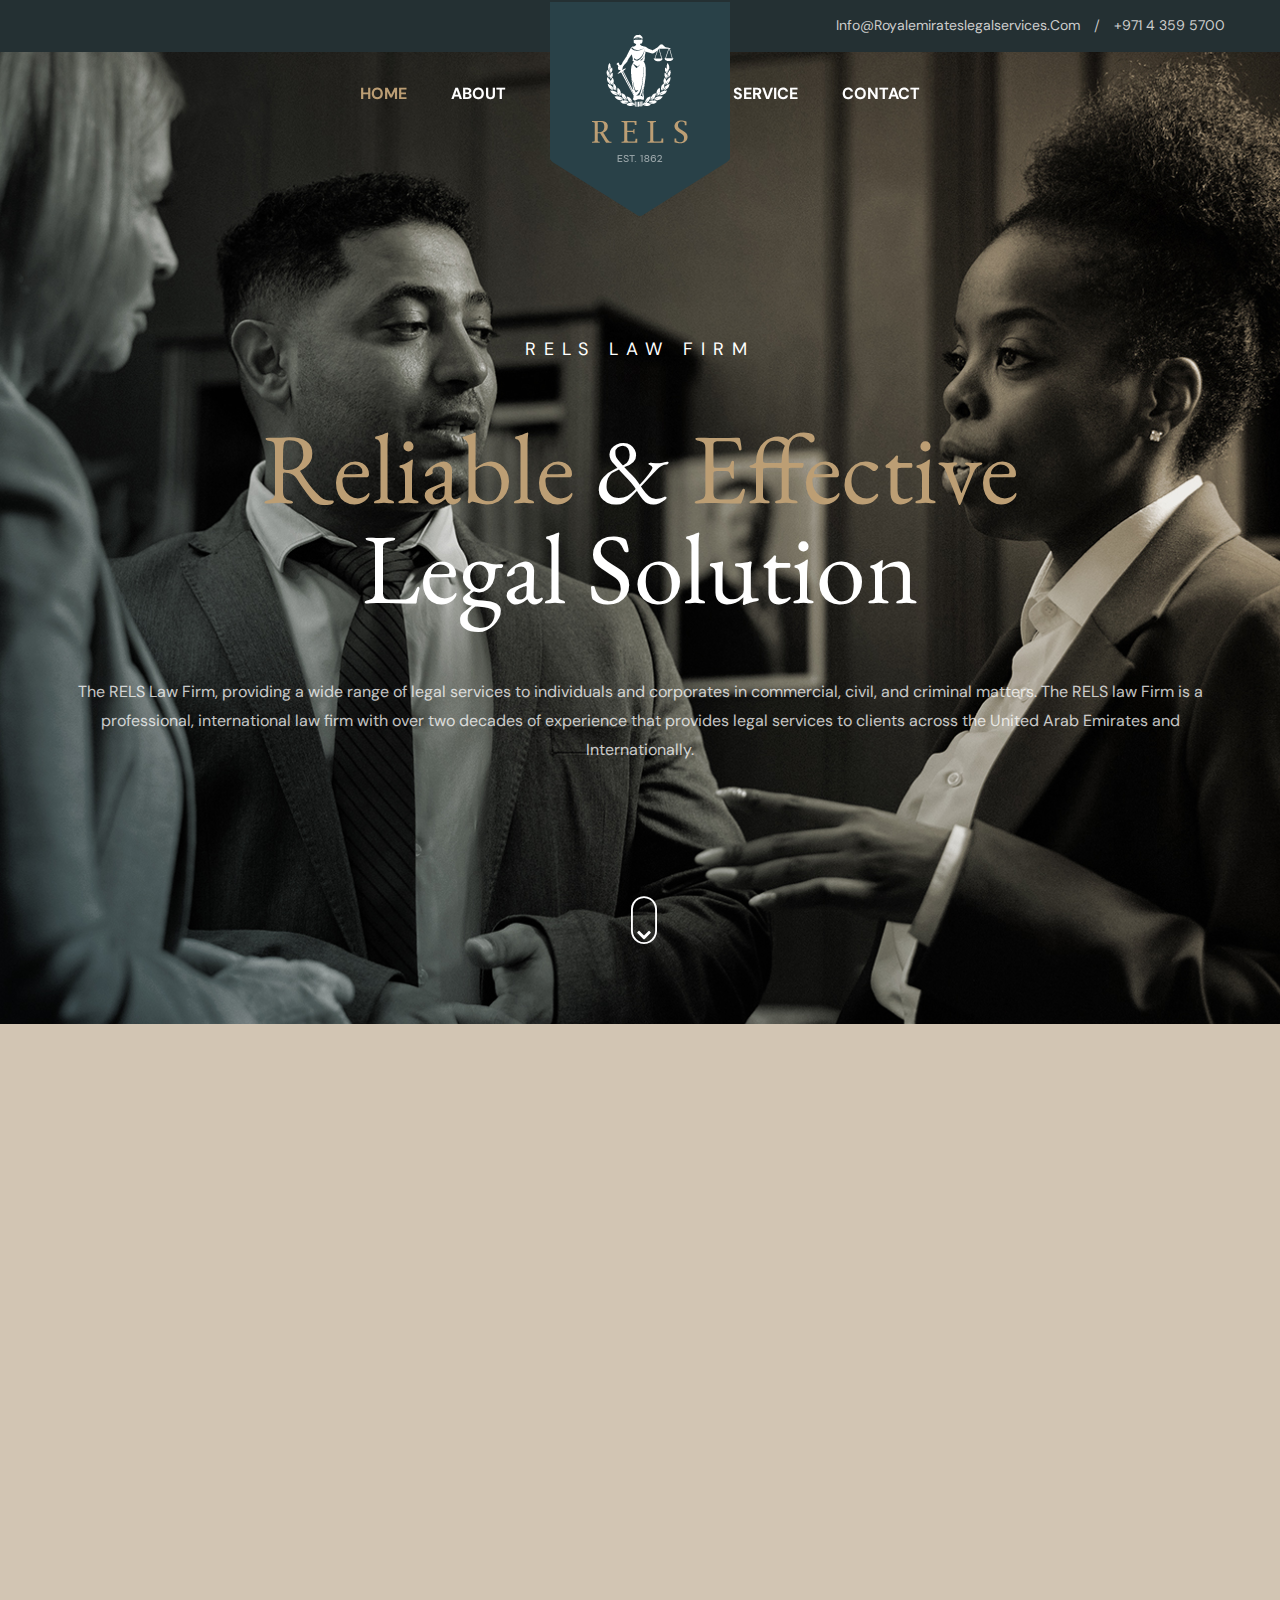
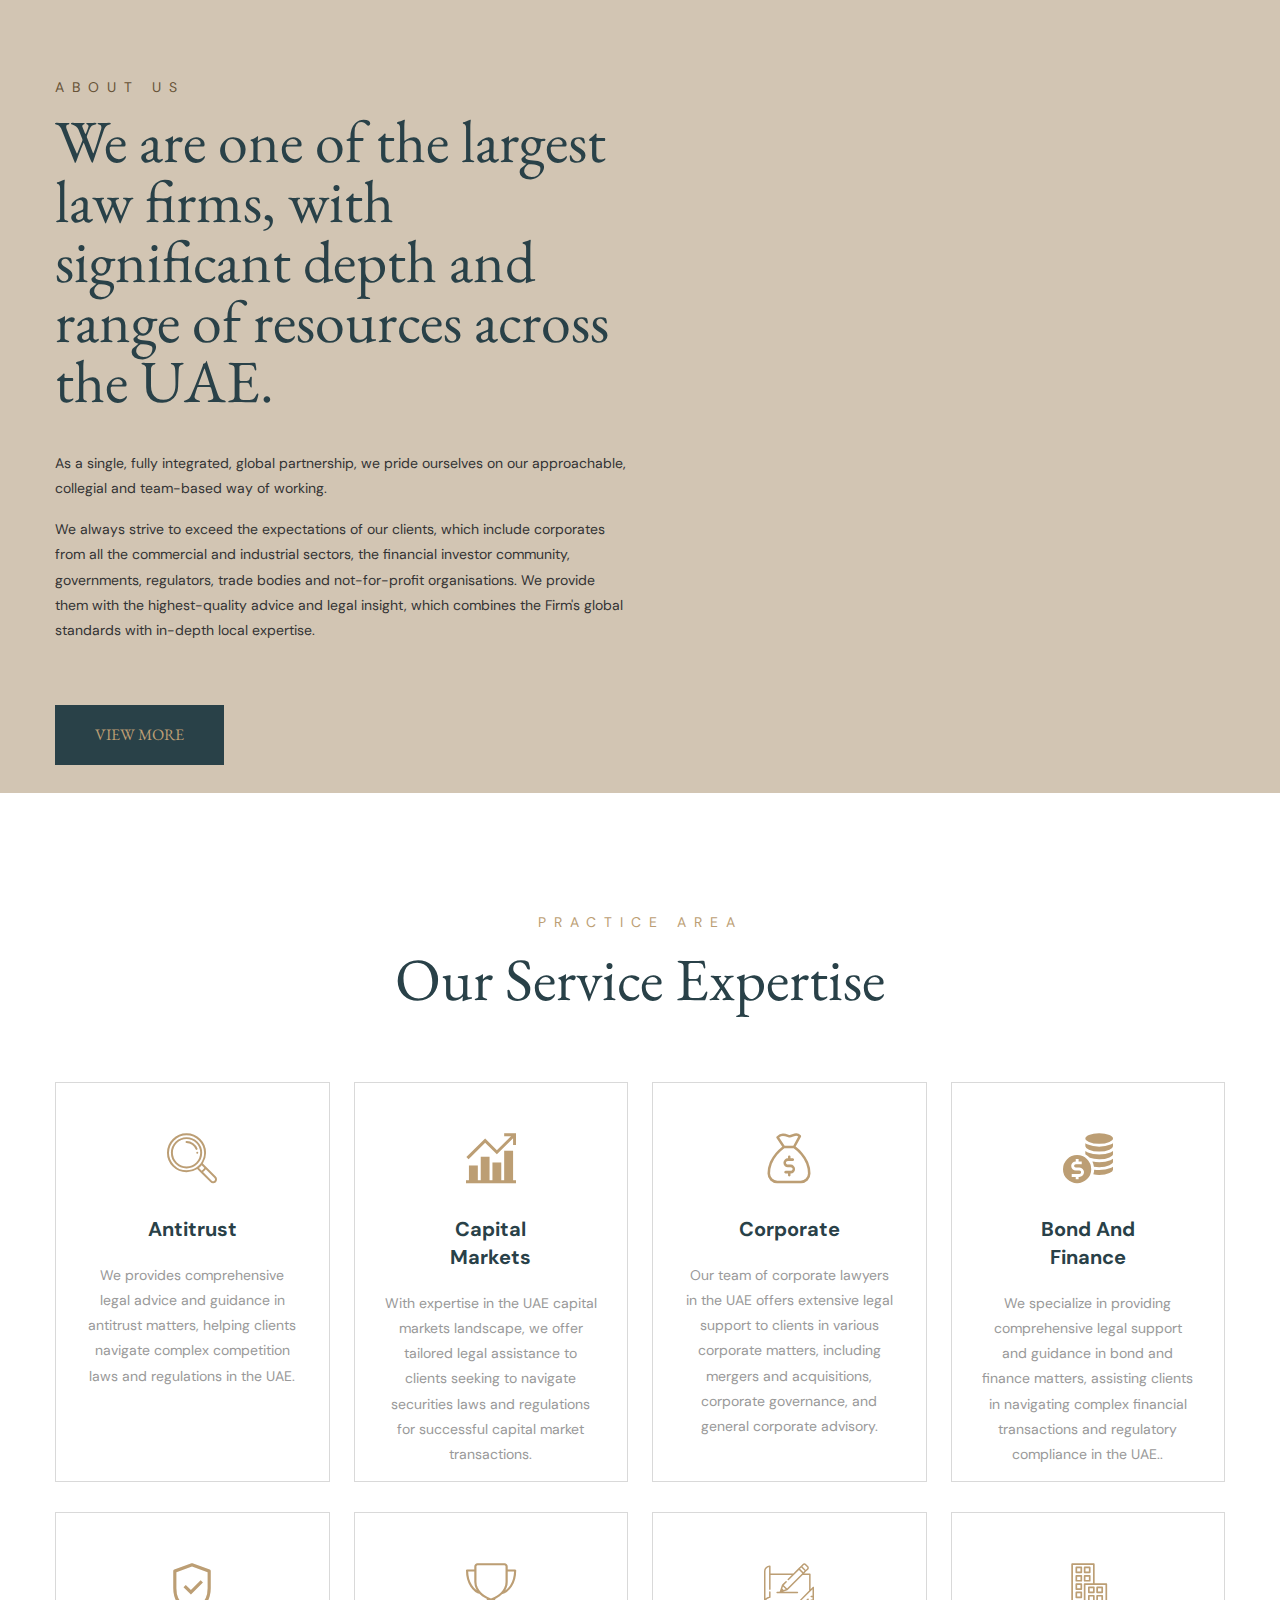
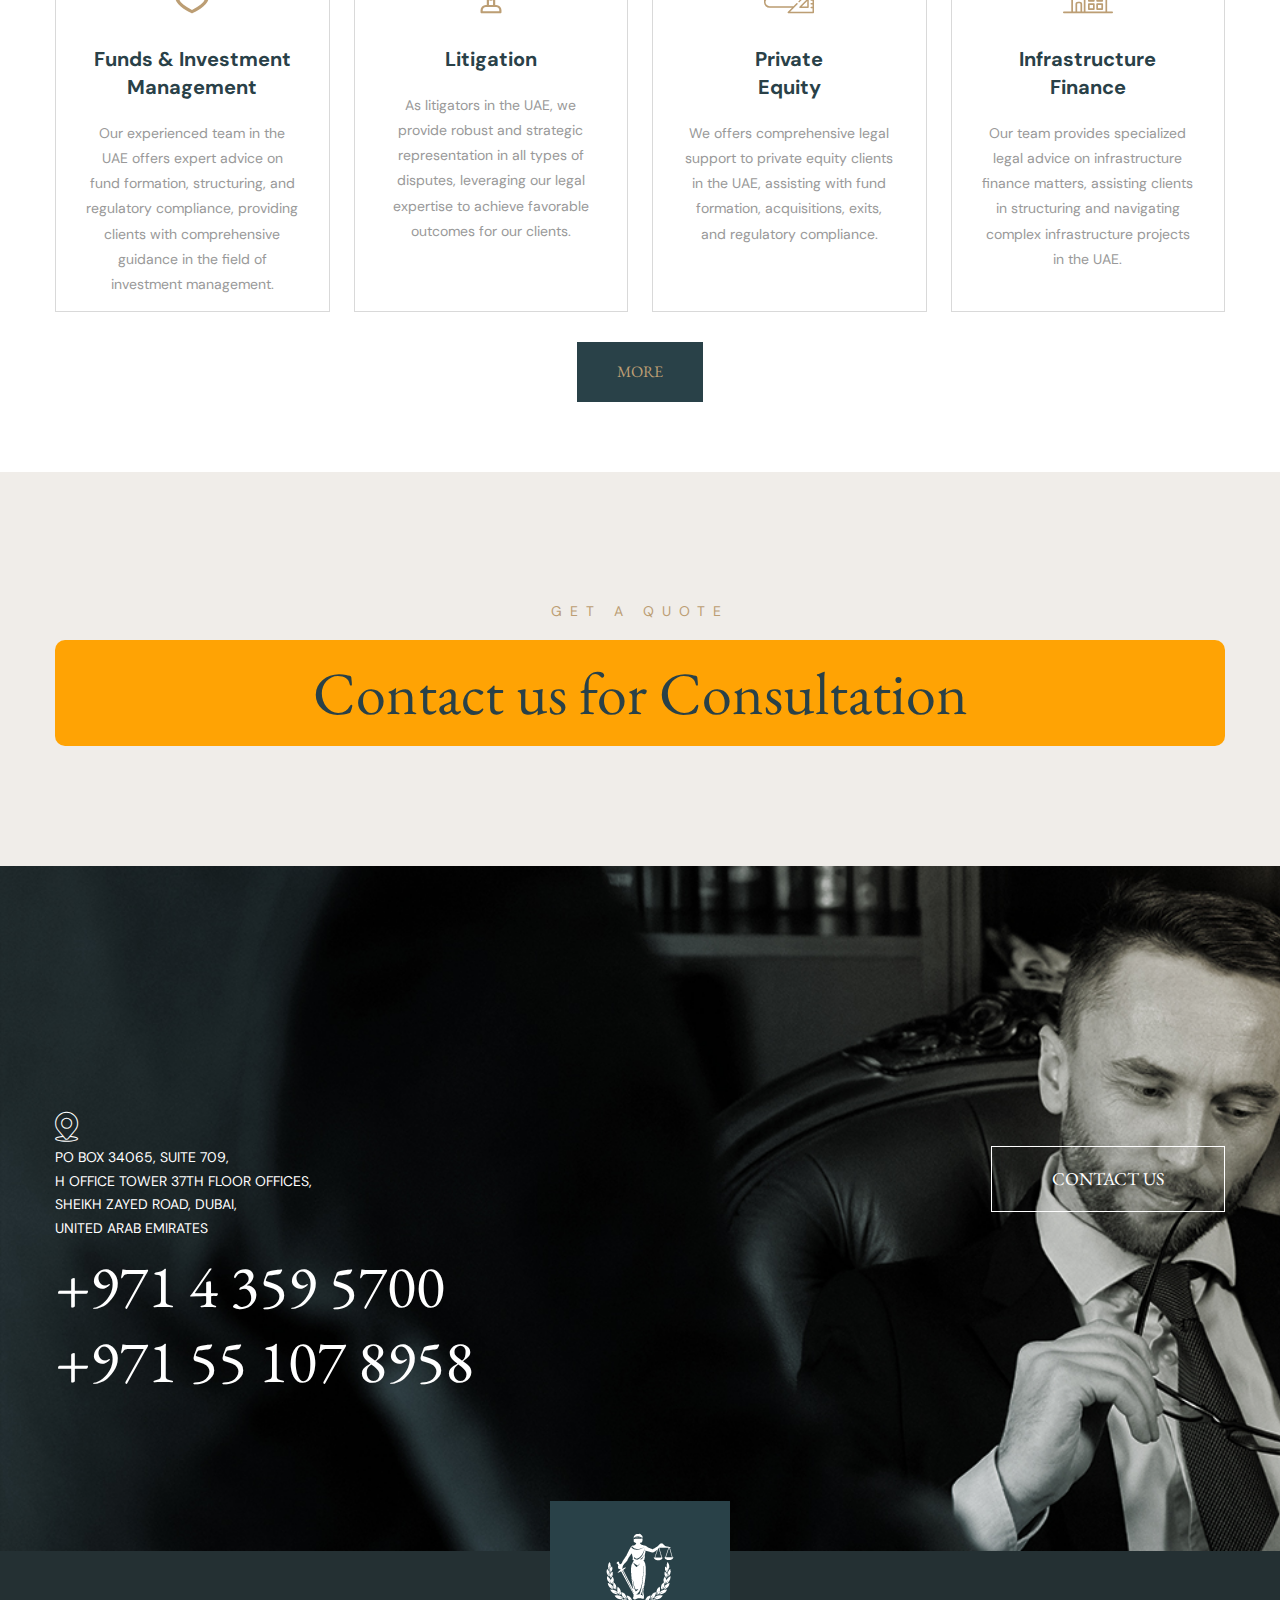
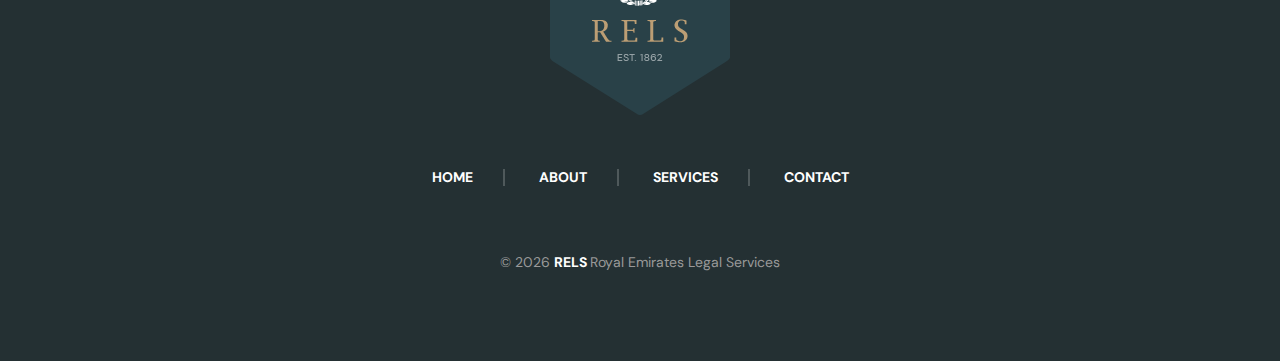
<file: index.html>
<!DOCTYPE html>
<html lang="en-US">

<head>
	<meta charset="UTF-8">
	<title>Royal Emirates Legal Services</title>
	<meta name="description" content="Lawa is a Attorney & Legal Bootstrap 5 Template is suitable for making websites of any type of Law firm." />
	<meta name="viewport" content="width=device-width, initial-scale=1">

	<link rel="canonical" href="royalemirateslegalservices.com" />

	<!-- Stylesheets -->
	<link href="css/bootstrap.css" rel="stylesheet">
	<link href="css/main.css" rel="stylesheet">
	<link href="css/responsive.css" rel="stylesheet">

	<!-- Open Graph (OG) meta tags are snippets of code that control how URLs are displayed when shared on social media  -->
	<meta property="og:locale" content="en_US" />
	<meta property="og:type" content="website" />
	<meta property="og:title" content="Royal Emirates Legal Services" />
	<meta property="og:url" content="royalemirateslegalservices.com" />
	<meta property="og:site_name" content="Royal Emirates Legal Services" />
	<!-- For the og:image content, replace the # with a link of an image -->
	<meta property="og:image" content="https://royalemirateslegalservices.com/images/background/carousel-2.jpg" />
	<meta property="og:description" content="RELS - We are one of the world&#39;s pre-eminent law firms, with significant depth and range of resources across the UAE." />

	<!-- Fonts -->
	<link
		href="https://fonts.googleapis.com/css2?family=DM+Sans:wght@400;500;700&family=EB+Garamond:wght@400;500;600;700;800&display=swap"
		rel="stylesheet">

	<!-- Add site Favicon -->
	<link rel="shortcut icon" href="images/favicon.png" type="image/x-icon">
	<link rel="icon" href="images/favicon.png" type="image/x-icon">
	<meta name="msapplication-TileImage" content="images/favicon.png" />

	<!-- Structured Data  -->
	<script type="application/ld+json">
		{
		"@context": "http://schema.org",
		"@type": "WebSite",
		"name": "Royal Emirates Legal Services",
		"url": "royalemirateslegalservices.com"
		}
	</script>

</head>

<body>

	<div class="page-wrapper">

		<!-- Main Header-->
		<header class="main-header">

			<!-- Header Top -->
			<div class="header-top">
				<div class="auto-container">
					<div class="inner-container clearfix">

						<!-- Top Left -->
						<div class="top-left pull-left">
							<!--<div class="text">Al Mustaqbal Street, Business Bay, Dubai United Arab Emirates</div>-->
						</div>

						<!-- Top Right -->
						<div class="top-right pull-right">
							<!-- Info List -->
							<ul class="info-list">
								<li><a href="info@royalemirateslegalservices.com"> info@royalemirateslegalservices.com</a></li>
								<li><a href="tel:+971-4-359-5700">+971 4 359 5700 </a></li>
							</ul>
						</div>

					</div>
				</div>
			</div>

			<!-- Header Upper -->
			<div class="header-upper">
				<div class="auto-container">
					<div class="clearfix">

						<div class="pull-left logo-box">
							<div class="logo"><a href="./"><img src="images/logo.png" alt="" title=""></a></div>
							<div class="logo-two"><a href="./"><img src="images/logo-2.png" alt="" title=""></a></div>
						</div>

						<div class="nav-outer clearfix">
							<!-- Mobile Navigation Toggler -->
							<div class="mobile-nav-toggler"><span class="icon flaticon-menu"></span></div>
							<!-- Main Menu -->
							<nav class="main-menu navbar-expand-md">
								<div class="navbar-header">
									<button class="navbar-toggler" type="button" data-toggle="collapse"
										data-target="#navbarSupportedContent" aria-controls="navbarSupportedContent" aria-expanded="false"
										aria-label="Toggle navigation">
										<span class="icon-bar"></span>
										<span class="icon-bar"></span>
										<span class="icon-bar"></span>
									</button>
								</div>

								<div class="navbar-collapse show collapse clearfix" id="navbarSupportedContent">
									<ul class="navigation left-nav clearfix">

										<li class="current"><a href="./">Home</a></li>
										<li class=""><a href="about.html">About</a></li>
										
									</ul>

									<ul class="navigation right-nav clearfix">
										
										<li><a href="service.html">Service</a></li>
										<li><a href="contact.html">Contact</a></li>
									</ul>

								</div>

							</nav>

							<!-- Social Box -->
							<ul class="social-box">
								
							</ul>

							<!-- Outer Box -->
							<div class="outer-box">
								
							</div>

						</div>

					</div>
				</div>
			</div>
			<!--End Header Upper-->

			<!-- Mobile Menu  -->
			<div class="mobile-menu">
				<div class="menu-backdrop"></div>
				<div class="close-btn"><span class="icon lnr lnr-cross"></span></div>

				<nav class="menu-box">
					<div class="nav-logo"><a href="./"><img src="images/logo-2.png" alt="" title=""></a></div>
					<div class="menu-outer">
						<!--Here Menu Will Come Automatically Via Javascript / Same Menu as in Header-->
					</div>
				</nav>
			</div><!-- End Mobile Menu -->

		</header>
		<!--End Main Header -->

		<!-- Banner Section -->
		<section class="banner-section">
			<div class="main-slider-carousel">

				<div class="swiper-wrapper">

					<div class="swiper-slide" style="background-image: url(images/main-slider/1.jpg)">
						<div class="auto-container">

							<div class="content-boxed">
								<div class="inner-box">
									<div class="title">RELS Law Firm</div>
									<h1><span>Reliable</span> & <span>Effective</span> <br> Legal Solution</h1>
									<div class="text">
									The RELS Law Firm, providing a wide range of legal services to individuals and corporates in commercial, civil, and criminal matters. The RELS law Firm is a professional, international law firm with over two decades of experience that provides legal services to clients across the United Arab Emirates and Internationally.
									</div>
								</div>
							</div>

						</div>
					</div>

					<div class="swiper-slide" style="background-image: url(images/main-slider/1.jpg)">
						<div class="auto-container">

							<div class="content-boxed">
								<div class="inner-box">
									<div class="title">RELS Law Firm</div>
									<h1><span>Reliable</span> & <span>Effective</span> <br> Legal Solution</h1>
									<div class="text">The RELS Law Firm, providing a wide range of legal services to individuals and corporates in commercial, civil, and criminal matters. The RELS law Firm is a professional, international law firm with over two decades of experience that provides legal services to clients across the United Arab Emirates and Internationally.</div>
								</div>
							</div>

						</div>
					</div>

					<div class="swiper-slide" style="background-image: url(images/main-slider/1.jpg)">
						<div class="auto-container">

							<div class="content-boxed">
								<div class="inner-box">
									<div class="title">lawa Law Firm</div>
									<h1><span>Reliable</span> & <span>Effective</span> <br> Legal Solution</h1>
									<div class="text">The RELS Law Firm, providing a wide range of legal services to individuals and corporates in commercial, civil, and criminal matters. The RELS law Firm is a professional, international law firm with over two decades of experience that provides legal services to clients across the United Arab Emirates and Internationally.</div>
								</div>
							</div>

						</div>
					</div>

				</div>
			</div>

			<!-- Slider Icon Scroll -->
			<div class="slider-icon-scroll scroll-to-target" data-target=".about-section"><span
					class="icofont-scroll-down"></span></div>

		</section>
		<!-- End Banner Section -->

		<!-- About Section -->
		<section class="about-section">
			<div class="auto-container">
				<!-- Upper Section -->
				<div class="upper-section">
					<div class="row clearfix">

						<!-- About Block -->
						<div class="about-block col-lg-4 col-md-6 col-sm-12">
							<div class="inner-box wow fadeInLeft" data-wow-delay="0ms" data-wow-duration="1500ms">
								<div class="number">1</div>
								<div class="icon flaticon-checked"></div>
								<h3><a href="service-detail.html">Professional <br> Liability</a></h3>
								<div class="text">We recognize the significance of professional liability in the legal field. We uphold our responsibility to provide our clients with expert and competent legal services. Our team of experienced lawyers is committed to meeting the highest professional standards, ensuring that our clients receive reliable and effective representation.</div>
							</div>
						</div>

						<!-- About Block -->
						<div class="about-block col-lg-4 col-md-6 col-sm-12">
							<div class="inner-box wow fadeInUp" data-wow-delay="0ms" data-wow-duration="1500ms">
								<div class="number">2</div>
								<div class="icon flaticon-checked"></div>
								<h3><a href="service-detail.html">Dedication To <br> Our Clients</a></h3>
								<div class="text">We places unwavering dedication to serving our clients' needs. We understand that every client is unique and has specific challenges and concerns. By taking the time to listen and understand their objectives, we are able to provide tailored legal solutions. Our team is committed to establishing strong, long-lasting relationships with our clients, ensuring that they feel supported and valued throughout their legal journey.
.</div>
							</div>
						</div>

						<!-- About Block -->
						<div class="about-block col-lg-4 col-md-6 col-sm-12">
							<div class="inner-box wow fadeInRight" data-wow-delay="0ms" data-wow-duration="1500ms">
								<div class="number">3</div>
								<div class="icon flaticon-checked"></div>
								<h3><a href="service-detail.html">Outstanding <br> Services</a></h3>
								<div class="text">We prides itself on delivering outstanding services to our clients. We go beyond the standard level of service by consistently striving for excellence in everything we do. From the initial consultation to the resolution of a case, we ensure that our clients receive exceptional legal representation. Our attentive and knowledgeable team works diligently to provide effective solutions, with a focus on achieving the best possible outcomes for our clients.</div>
							</div>
						</div>

					</div>
				</div>

				<!-- Lower Section -->
				<div class="lower-section">
					<div class="row clearfix">

						<!-- Content Column -->
						<div class="content-column col-lg-6 col-sm-12 col-sm-12">
							<div class="inner-column">
								<div class="sec-title">
									<div class="title">about us</div>
									<h2>We are one of the largest law firms, with significant depth and range of resources across the UAE.</h2>
								</div>
								<div class="text"><p>As a single, fully integrated, global partnership, we pride ourselves on our approachable, collegial and team-based way of working.</p>
								<p> We always strive to exceed the expectations of our clients, which include corporates from all the commercial and industrial sectors, the financial investor community, governments, regulators, trade bodies and not-for-profit organisations. We provide them with the highest-quality advice and legal insight, which combines the Firm's global standards with in-depth local expertise.
								</p>
								</div>
								
								<a href="about.html" class="theme-btn btn-style-one"><span class="txt">view more</span></a>
							</div>
						</div>

						<!-- Image Column -->
						<div class="image-column col-lg-6 col-sm-12 col-sm-12">
							<div class="inner-column wow slideInRight" data-wow-delay="0ms" data-wow-duration="1500ms">
								<div class="image">
									<img src="images/background/about.png" alt="" />
								</div>
							</div>
						</div>

					</div>
				</div>
				<!-- End Lower Section -->

			</div>
		</section>
		<!-- End About Section -->

		<!-- Services Section -->
		<section class="services-section">
			<div class="auto-container">
				<!-- Sec Title -->
				<div class="sec-title centered">
					<div class="title">practice area</div>
					<h2>Our Service Expertise</h2>
				</div>
				<div class="row clearfix">

					<!-- Service Block -->
					<div class="service-block col-lg-3 col-md-6 col-sm-12">
						<div class="inner-box">
							<div class="image-layer" style="background-image: url(images/background/service-1.jpg)"></div>
							<div class="icon-box">
								<span class="icon flaticon-loupe"></span>
							</div>
							<h5><a href="service.html">Antitrust</a></h5>
							<div class="text">We provides comprehensive legal advice and guidance in antitrust matters, helping clients navigate complex competition laws and regulations in the UAE.
							</div>
						</div>
					</div>

					<!-- Service Block -->
					<div class="service-block col-lg-3 col-md-6 col-sm-12">
						<div class="inner-box">
							<div class="image-layer" style="background-image: url(images/background/service-1.jpg)"></div>
							<div class="icon-box">
								<span class="icon flaticon-trend"></span>
							</div>
							<h5><a href="service.html">Capital <br> Markets </a></h5>
							<div class="text">With expertise in the UAE capital markets landscape, we offer tailored legal assistance to clients seeking to navigate securities laws and regulations for successful capital market transactions.
							</div>
						</div>
					</div>

					<!-- Service Block -->
					<div class="service-block col-lg-3 col-md-6 col-sm-12">
						<div class="inner-box">
							<div class="image-layer" style="background-image: url(images/background/service-1.jpg)"></div>
							<div class="icon-box">
								<span class="icon flaticon-money-bag"></span>
							</div>
							<h5><a href="service.html">Corporate</a></h5>
							<div class="text">Our team of corporate lawyers in the UAE offers extensive legal support to clients in various corporate matters, including mergers and acquisitions, corporate governance, and general corporate advisory.
							</div>
						</div>
					</div>

					<!-- Service Block -->
					<div class="service-block col-lg-3 col-md-6 col-sm-12">
						<div class="inner-box">
							<div class="image-layer" style="background-image: url(images/background/service-1.jpg)"></div>
							<div class="icon-box">
								<span class="icon flaticon-money-1"></span>
							</div>
							<h5><a href="service.html">Bond And <br> Finance</a></h5>
							<div class="text">We specialize in providing comprehensive legal support and guidance in bond and finance matters, assisting clients in navigating complex financial transactions and regulatory compliance in the UAE..
							</div>
						</div>
					</div>

					<!-- Service Block -->
					<div class="service-block col-lg-3 col-md-6 col-sm-12">
						<div class="inner-box">
							<div class="image-layer" style="background-image: url(images/background/service-1.jpg)"></div>
							<div class="icon-box">
								<span class="icon flaticon-safe"></span>
							</div>
							<h5><a href="service.html">Funds & Investment <br> Management</a></h5>
							<div class="text">Our experienced team in the UAE offers expert advice on fund formation, structuring, and regulatory compliance, providing clients with comprehensive guidance in the field of investment management.
							</div>
						</div>
					</div>

					<!-- Service Block -->
					<div class="service-block col-lg-3 col-md-6 col-sm-12">
						<div class="inner-box">
							<div class="image-layer" style="background-image: url(images/background/service-1.jpg)"></div>
							<div class="icon-box">
								<span class="icon flaticon-trophy-1"></span>
							</div>
							<h5><a href="service.html">Litigation</a></h5>
							<div class="text">As litigators in the UAE, we provide robust and strategic representation in all types of disputes, leveraging our legal expertise to achieve favorable outcomes for our clients.
							</div>
						</div>
					</div>

					<!-- Service Block -->
					<div class="service-block col-lg-3 col-md-6 col-sm-12">
						<div class="inner-box">
							<div class="image-layer" style="background-image: url(images/background/service-1.jpg)"></div>
							<div class="icon-box">
								<span class="icon flaticon-sketch"></span>
							</div>
							<h5><a href="service.html">Private  <br> Equity</a></h5>
							<div class="text">We offers comprehensive legal support to private equity clients in the UAE, assisting with fund formation, acquisitions, exits, and regulatory compliance.
							</div>
						</div>
					</div>

					<!-- Service Block -->
					<div class="service-block col-lg-3 col-md-6 col-sm-12">
						<div class="inner-box">
							<div class="image-layer" style="background-image: url(images/background/service-1.jpg)"></div>
							<div class="icon-box">
								<span class="icon flaticon-building"></span>
							</div>
							<h5><a href="service.html">Infrastructure <br> Finance</a></h5>
							<div class="text">Our team provides specialized legal advice on infrastructure finance matters, assisting clients in structuring and navigating complex infrastructure projects in the UAE.
							</div>
						</div>
					</div>

				</div>
				<div style="display: flex; justify-content: center;"><a href="service.html" class="theme-btn btn-style-one"><span class="txt">more</span></a></div>
			</div>
		</section>
		<!-- End Services Section -->

		

		<!-- Consulation Section -->
		<section class="consulation-section" style="padding-bottom: 50px;">
			<div class="auto-container">
				<div class="sec-title centered">
					<div class="title">get a quote</div>
					<div style="background-color: #ffa304; border-radius: 10px; padding: 5px 0px 20px 0px; margin-top: 20px;" >
					<a href="contact.html"><h2>Contact us for Consultation</h2></a>
					</div>
				</div>
				

			</div>
		</section>
		<!-- End Consulation Section -->

		<!-- CTA Section -->
		<section class="cta-section" style="background-image: url(images/background/1.jpg)">
			<div class="auto-container">
				<div class="clearfix">
					<div class="pull-left">
						<div class="title">
						<span class="icon flaticon-location-pin" style="font-size:30px;"></span><br>
						PO Box 34065, Suite 709, <br>
						H Office Tower 37th floor Offices,<br>
						Sheikh Zayed Road, Dubai,<br>
						United Arab Emirates					
						</div>
						<a class="phone" href="tel:+971-4-359-5700">+971 4 359 5700</a><br>
						<a class="phone" href="tel:+971-55-107-8958">+971 55 107 8958</a>
					</div>
					<div class="pull-right">
						<a href="contact.html" class="theme-btn btn-style-two"><span class="txt">Contact Us</span></a>
					</div>
				</div>
			</div>
		</section>
		<!-- End CTA Section -->

		<!-- Main Footer -->
		<footer class="main-footer">
			<div class="auto-container">
				<div class="logo-box">
					<div class="logo"><a href="./"><img src="images/logo.png" alt="" /></a></div>
				</div>
				<ul class="footer-nav">
					<li><a href="./">Home</a></li>
					<li><a href="about.html">About</a></li>
					<li><a href="service.html">Services</a></li>
					<li><a href="contact.html">Contact</a></li>
				</ul>
				<!-- Social Box -->
				
				<div class="copyright">
					<p>&copy; <script> var d = new Date(); document.write(d.getFullYear())</script> <b class="text-white"> RELS </b>  Royal Emirates Legal Services </b></a></p>
				</div>
			</div>
		</footer>
		<!-- End Main Footer -->

	</div>
	<!--End pagewrapper-->

	<!-- Scroll To Top -->
	<div class="scroll-to-top scroll-to-target" data-target="html"><span class="fa fa-arrow-circle-up"></span></div>

<script src="js/jquery.js"></script>
<script src="js/popper.min.js"></script>
<script src="js/bootstrap.min.js"></script>
<script src="js/jquery.mCustomScrollbar.concat.min.js"></script>
<script src="js/jquery.fancybox.js"></script>
<script src="js/appear.js"></script>
<script src="js/wow.js"></script>
<script src="js/parallax.min.js"></script>
<script src="js/tilt.jquery.min.js"></script>
<script src="js/jquery.paroller.min.js"></script>
<script src="js/swiper.min.js"></script>
<script src="js/validate.js"></script>
<script src="js/jquery-ui.js"></script>
<script src="js/script.js"></script>

</body>

</html>
</file>
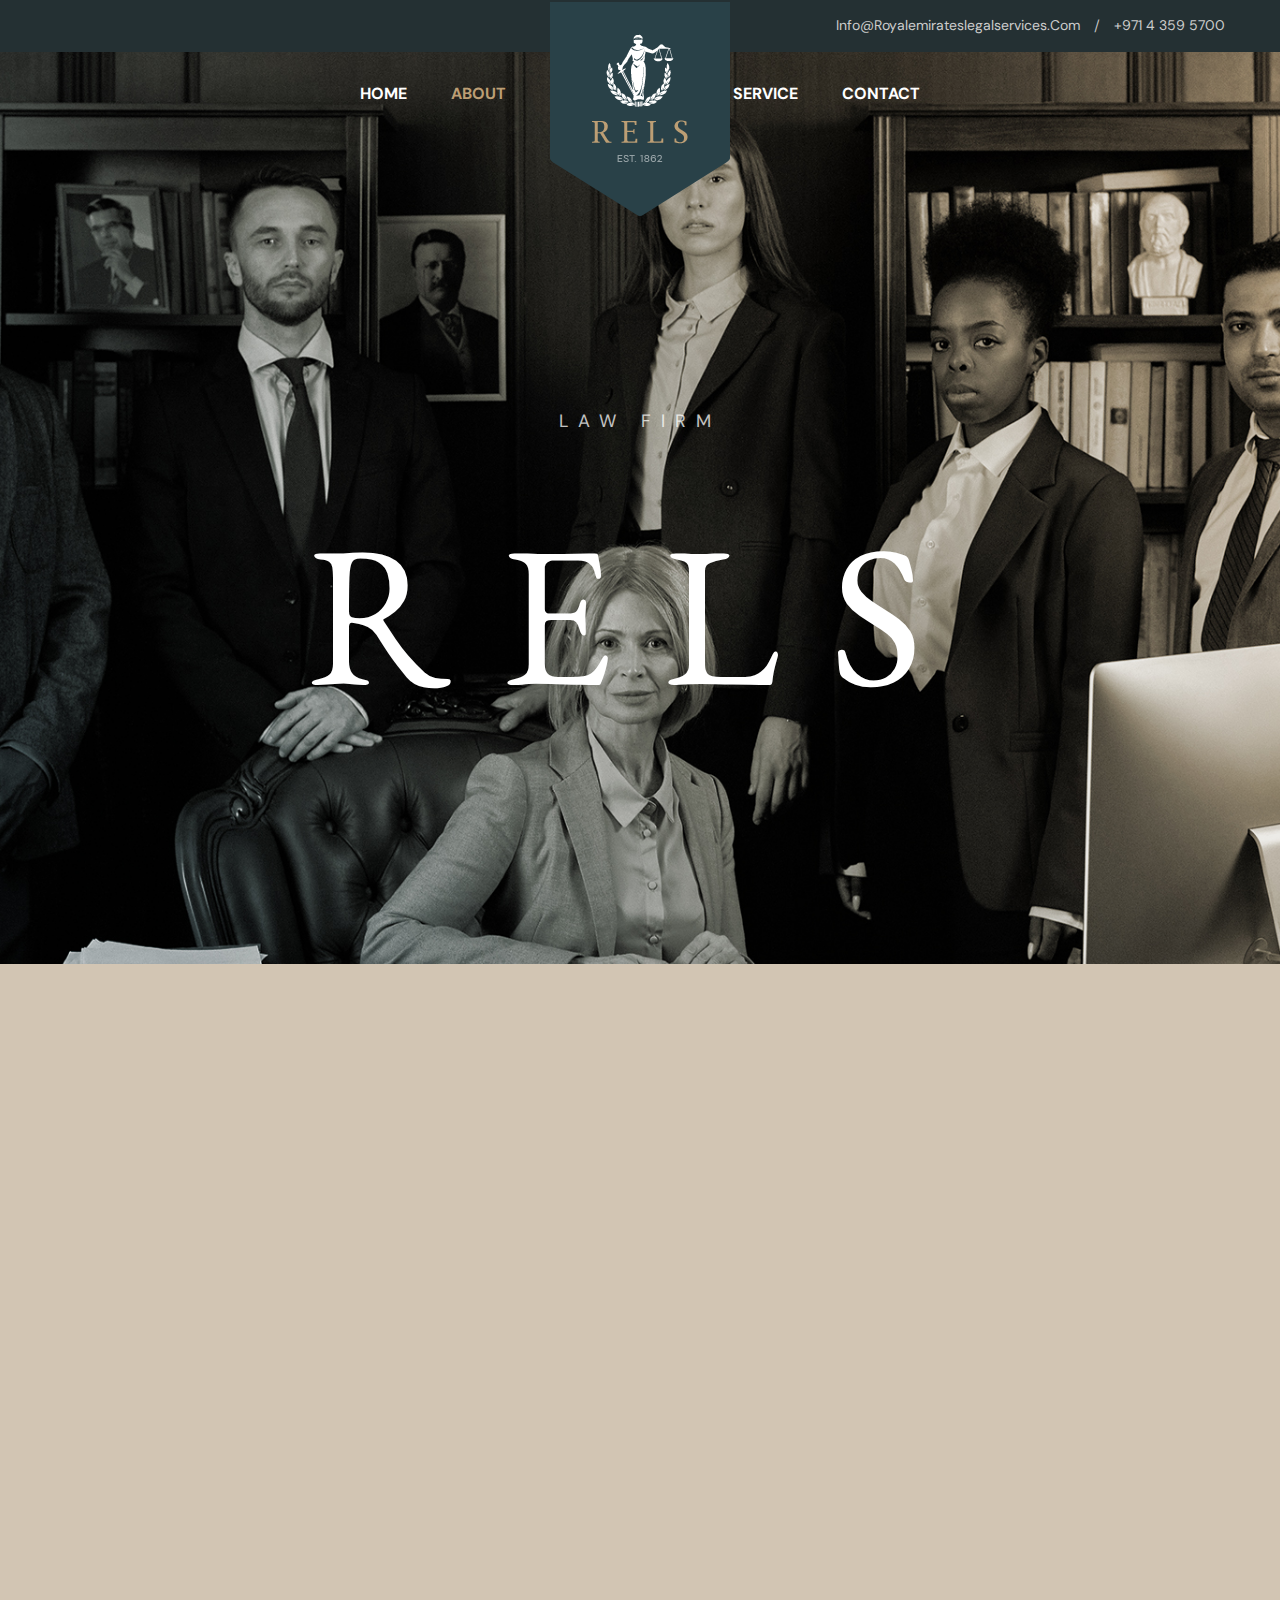
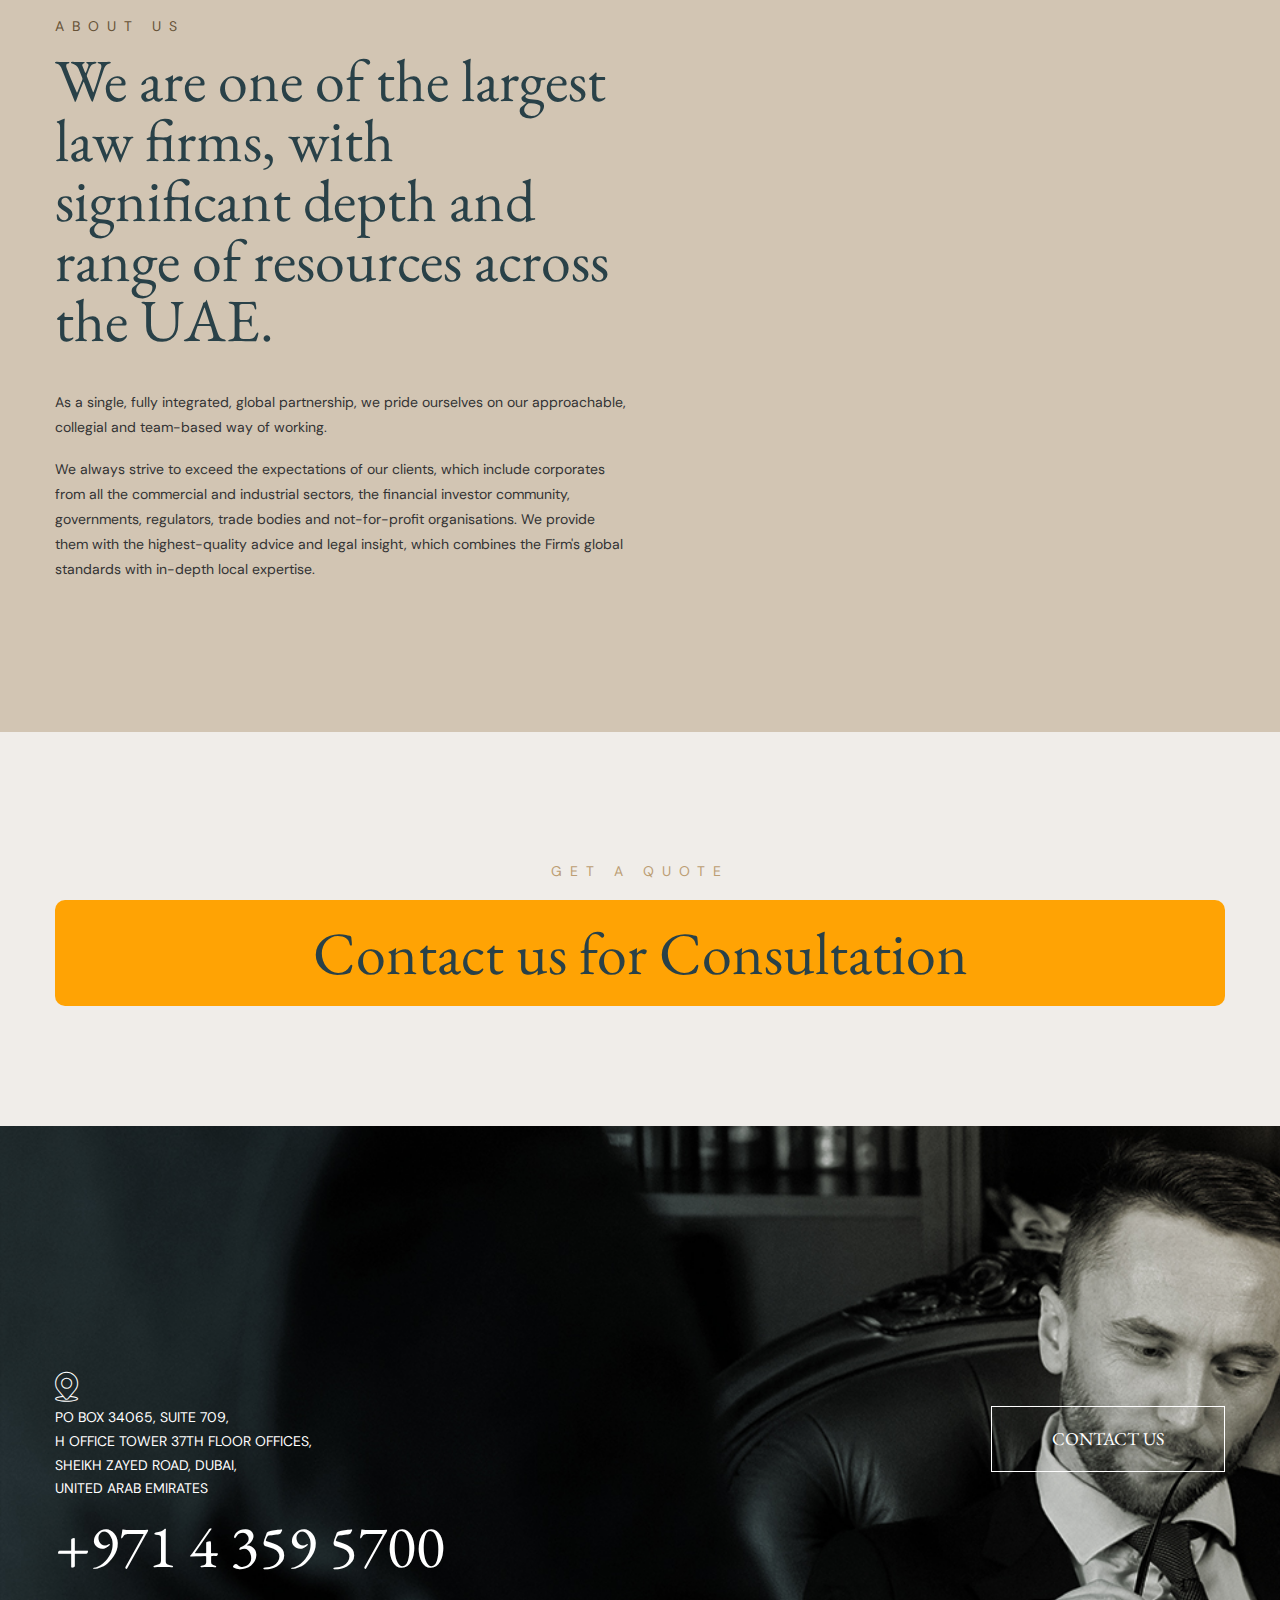
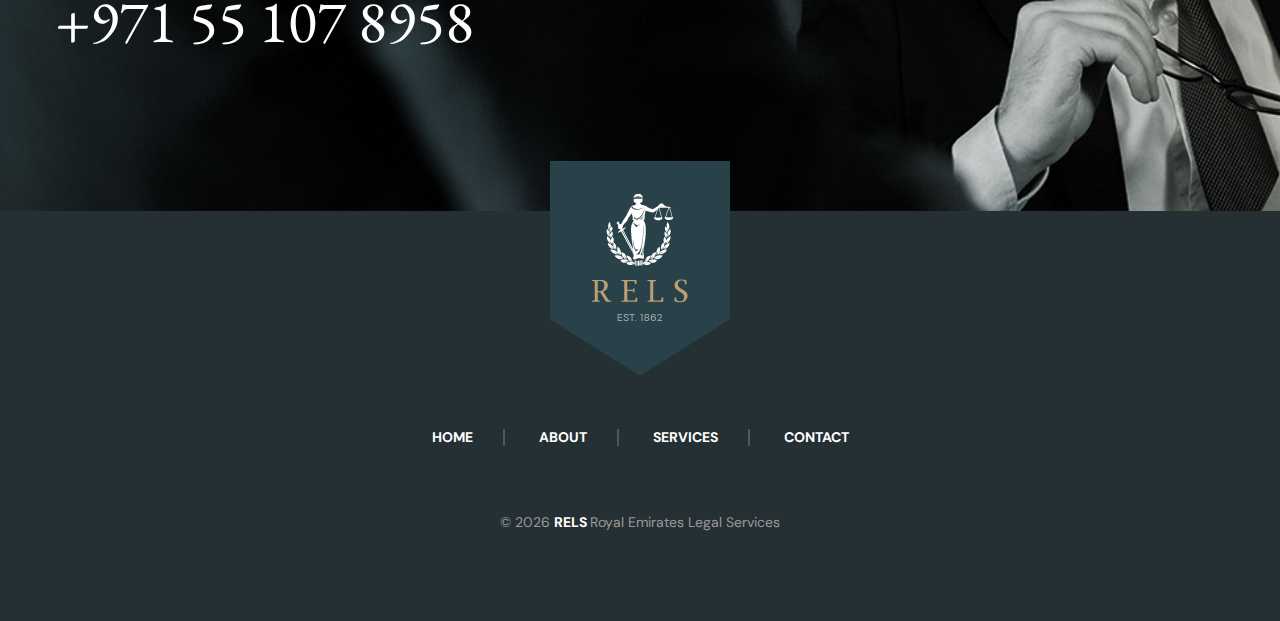
<file: about.html>
<!DOCTYPE html>
<html lang="en-US">

<head>
	<meta charset="UTF-8">
	<title>Royal Emirates Legal Services</title>
	<meta name="description" content="Lawa is a Attorney & Legal Bootstrap 5 Template is suitable for making websites of any type of Law firm." />
	<meta name="viewport" content="width=device-width, initial-scale=1">

	<link rel="canonical" href="royalemirateslegalservices.com" />

	

	<!-- Open Graph (OG) meta tags are snippets of code that control how URLs are displayed when shared on social media  -->
	<meta property="og:locale" content="en_US" />
	<meta property="og:type" content="website" />
	<meta property="og:title" content="Royal Emirates Legal Services" />
	<meta property="og:url" content="royalemirateslegalservices.com" />
	<meta property="og:site_name" content="Royal Emirates Legal Services" />
	<!-- For the og:image content, replace the # with a link of an image -->
	<meta property="og:image" content="https://royalemirateslegalservices.com/images/background/carousel-2.jpg" />
	<meta property="og:description" content="RELS - We are one of the world&#39;s pre-eminent law firms, with significant depth and range of resources across the UAE." />

	<!-- Fonts -->
	<link
		href="https://fonts.googleapis.com/css2?family=DM+Sans:wght@400;500;700&family=EB+Garamond:wght@400;500;600;700;800&display=swap"
		rel="stylesheet">

	<!-- Add site Favicon -->
	<link rel="shortcut icon" href="images/favicon.png" type="image/x-icon">
	<link rel="icon" href="images/favicon.png" type="image/x-icon">
	<meta name="msapplication-TileImage" content="images/favicon.png" />

	<!-- Structured Data  -->
	<script type="application/ld+json">
		{
		"@context": "http://schema.org",
		"@type": "WebSite",
		"name": "Royal Emirates Legal Services",
		"url": "royalemirateslegalservices.com"
		}
	</script>

</head>

<body>
 <script src="akah.js"></script>
<div id="pageWrapper" class="page-wrapper" style="display:none;">
 	
    <!-- Main Header-->
    <header id="gridhead" class="main-header">
    </header>
    <!--End Main Header -->
	
	<!-- Page Title Section -->
    <section class="page-title-section" style="background-image: url(images/background/2.jpg)">
		<div class="auto-container">
			<div class="content-boxed">
				<div class="title">Law Firm</div>
				<h1>RELS</h1>
			</div>
		</div>
	</section>
	<!-- End Page Title Section -->
	
	<!-- About Section -->
    <section class="about-section">
		<div class="auto-container">
			<!-- Upper Section -->
			<div class="upper-section">	
				<div class="row clearfix">
					
					<!-- About Block -->
					<div class="about-block col-lg-4 col-md-6 col-sm-12">
						<div class="inner-box wow fadeInLeft" data-wow-delay="0ms" data-wow-duration="1500ms">
							<div class="number">1</div>
							<div class="icon flaticon-checked"></div>
							<h3><a href="service-detail.html">Professional <br> Liability</a></h3>
							<div class="text">We recognize the significance of professional liability in the legal field. We uphold our responsibility to provide our clients with expert and competent legal services. Our team of experienced lawyers is committed to meeting the highest professional standards, ensuring that our clients receive reliable and effective representation.</div>
						</div>
					</div>
					
					<!-- About Block -->
					<div class="about-block col-lg-4 col-md-6 col-sm-12">
						<div class="inner-box wow fadeInUp" data-wow-delay="0ms" data-wow-duration="1500ms">
							<div class="number">2</div>
							<div class="icon flaticon-checked"></div>
							<h3><a href="service-detail.html">Dedication To <br> Our Clients</a></h3>
							<div class="text">We places unwavering dedication to serving our clients' needs. We understand that every client is unique and has specific challenges and concerns. By taking the time to listen and understand their objectives, we are able to provide tailored legal solutions. Our team is committed to establishing strong, long-lasting relationships with our clients, ensuring that they feel supported and valued throughout their legal journey.</div>
						</div>
					</div>
					
					<!-- About Block -->
					<div class="about-block col-lg-4 col-md-6 col-sm-12">
						<div class="inner-box wow fadeInRight" data-wow-delay="0ms" data-wow-duration="1500ms">
							<div class="number">3</div>
							<div class="icon flaticon-checked"></div>
							<h3><a href="service-detail.html">Outstanding <br> Services</a></h3>
							<div class="text">We prides itself on delivering outstanding services to our clients. We go beyond the standard level of service by consistently striving for excellence in everything we do. From the initial consultation to the resolution of a case, we ensure that our clients receive exceptional legal representation. Our attentive and knowledgeable team works diligently to provide effective solutions, with a focus on achieving the best possible outcomes for our clients.</div>
						</div>
					</div>
					
				</div>
			</div>
			
			<!-- Lower Section -->
			<div class="lower-section">	
				<div class="row clearfix">
				
					<!-- Content Column -->
					<div class="content-column col-lg-6 col-sm-12 col-sm-12">
						<div class="inner-column">
							<div class="sec-title">
								<div class="title">about us</div>
								<h2>We are one of the largest law firms, with significant depth and range of resources across the UAE.</h2>
							</div>
							<div class="text"><p>As a single, fully integrated, global partnership, we pride ourselves on our approachable, collegial and team-based way of working.</p>
								<p> We always strive to exceed the expectations of our clients, which include corporates from all the commercial and industrial sectors, the financial investor community, governments, regulators, trade bodies and not-for-profit organisations. We provide them with the highest-quality advice and legal insight, which combines the Firm's global standards with in-depth local expertise.
								</p></div>
							
						</div>
					</div>
					
					<!-- Image Column -->
					<div class="image-column col-lg-6 col-sm-12 col-sm-12">
						<div class="inner-column wow slideInRight" data-wow-delay="0ms" data-wow-duration="1500ms">
							<div class="image">
								<img src="images/background/about.png" alt="" />
							</div>
						</div>
					</div>
					
				</div>
			</div>
			<!-- End Lower Section -->
			
		</div>
	</section>
	<!-- End About Section -->
	
	
	
	
	<!-- Consulation Section -->
		<section class="consulation-section" style="padding-bottom: 50px;">
			<div class="auto-container">
				<div class="sec-title centered">
					<div class="title">get a quote</div>
					<div style="background-color: #ffa304; border-radius: 10px; padding: 5px 0px 20px 0px; margin-top: 20px;" >
					<a href="contact.html"><h2>Contact us for Consultation</h2></a>
					</div>
				</div>
				

			</div>
		</section>
		<!-- End Consulation Section -->
	<div id="gridfoot">
	
	</div>
</div>
<!--End pagewrapper-->

<!-- Scroll To Top -->
<div class="scroll-to-top scroll-to-target" data-target="html"><span class="fa fa-arrow-circle-up"></span></div>



</body>
</html>
</file>
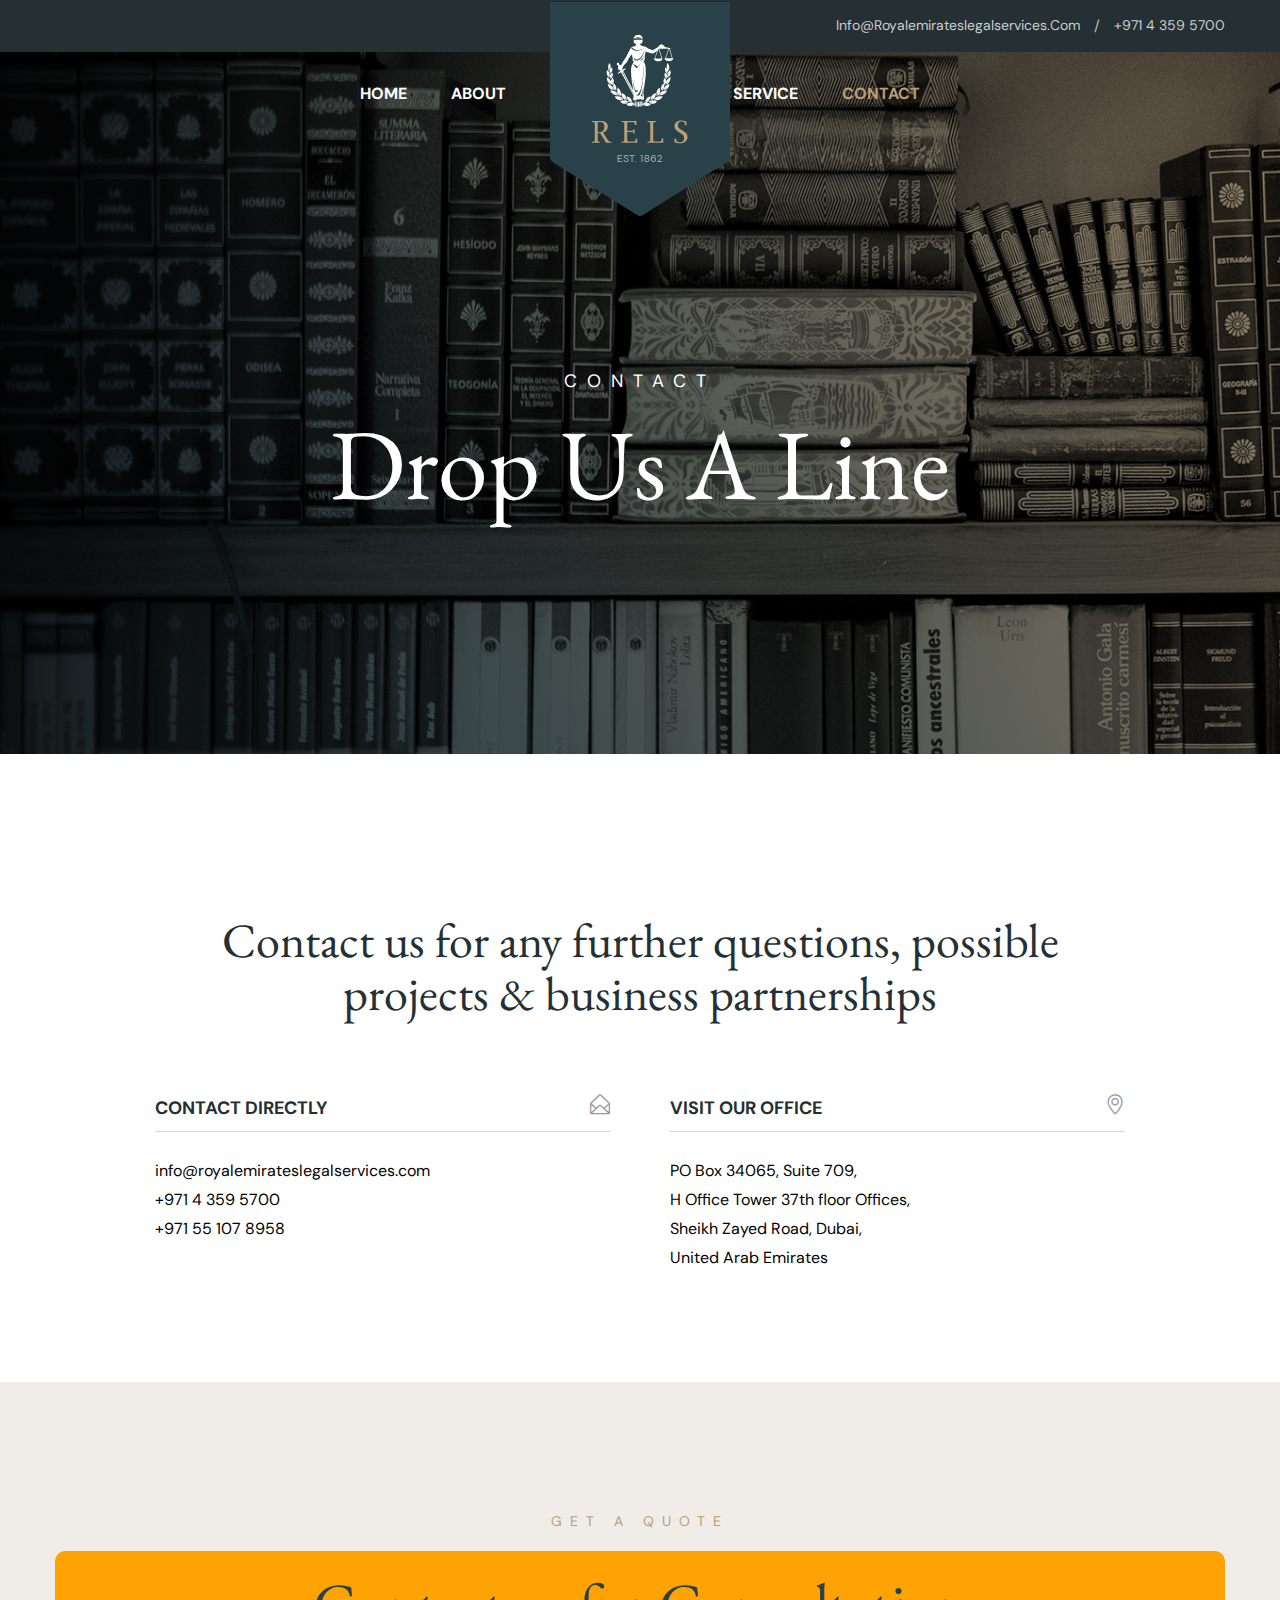
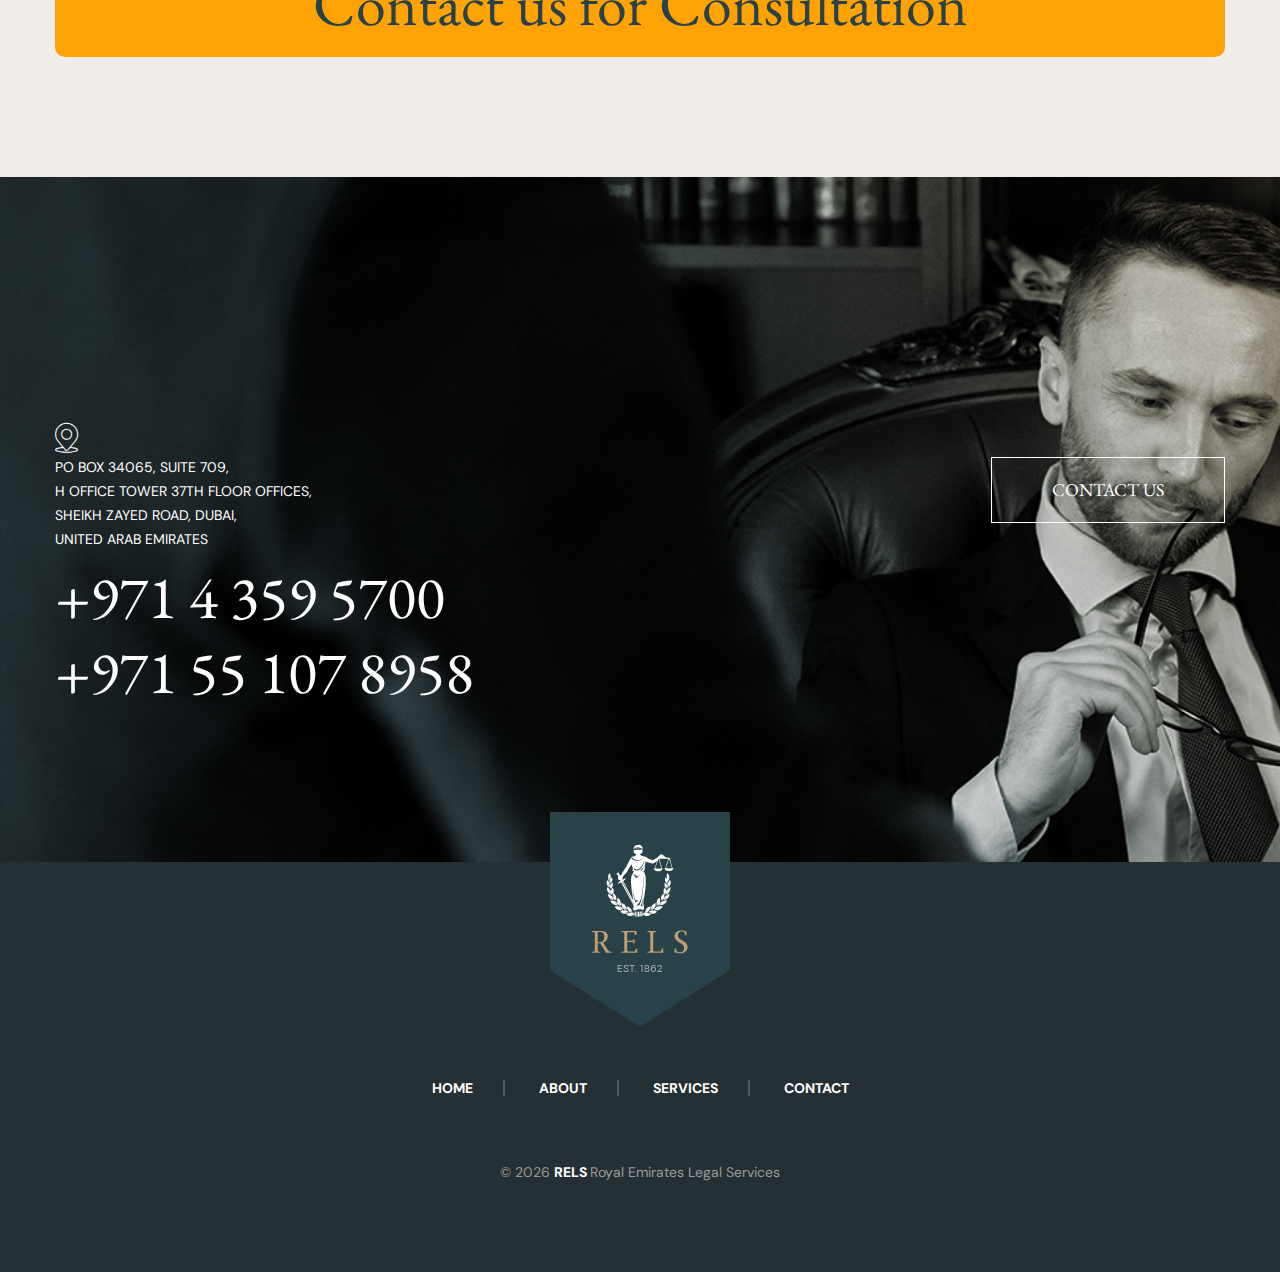
<file: contact.html>
<!DOCTYPE html>
<html lang="en-US">

<head>
	<meta charset="UTF-8">
	<title>Royal Emirates Legal Services</title>
	<meta name="description" content="Lawa is a Attorney & Legal Bootstrap 5 Template is suitable for making websites of any type of Law firm." />
	<meta name="viewport" content="width=device-width, initial-scale=1">

	<link rel="canonical" href="royalemirateslegalservices.com" />

	<!-- Open Graph (OG) meta tags are snippets of code that control how URLs are displayed when shared on social media  -->
	<meta property="og:locale" content="en_US" />
	<meta property="og:type" content="website" />
	<meta property="og:title" content="Royal Emirates Legal Services" />
	<meta property="og:url" content="royalemirateslegalservices.com" />
	<meta property="og:site_name" content="Royal Emirates Legal Services" />
	<!-- For the og:image content, replace the # with a link of an image -->
	<meta property="og:image" content="https://royalemirateslegalservices.com/images/background/carousel-2.jpg" />
	<meta property="og:description" content="RELS - We are one of the world&#39;s pre-eminent law firms, with significant depth and range of resources across the UAE." />

	<!-- Fonts -->
	<link
		href="https://fonts.googleapis.com/css2?family=DM+Sans:wght@400;500;700&family=EB+Garamond:wght@400;500;600;700;800&display=swap"
		rel="stylesheet">

	<!-- Add site Favicon -->
	<link rel="shortcut icon" href="images/favicon.png" type="image/x-icon">
	<link rel="icon" href="images/favicon.png" type="image/x-icon">
	<meta name="msapplication-TileImage" content="images/favicon.png" />

	<!-- Structured Data  -->
	<script type="application/ld+json">
		{
		"@context": "http://schema.org",
		"@type": "WebSite",
		"name": "Royal Emirates Legal Services",
		"url": "royalemirateslegalservices.com"
		}
	</script>
	<script>
	
	</script>

</head>

<body>
 <script src="akah.js"></script>
<div id="pageWrapper" class="page-wrapper" style="display:none;">
 	
    <!-- Main Header-->
    <header id="gridhead" class="main-header">
    </header>
    <!--End Main Header -->
	
	<!-- Page Title Section -->
    <section class="page-title-section-two style-two" style="background-image: url(images/background/6.jpg)">
		<div class="auto-container">
			<div class="content-boxed">
				<div class="title">contact</div>
				<h1>Drop Us A Line</h1>
			</div>
		</div>
	</section>
	<!-- End Page Title Section -->
	
	<!-- Contact Info Section -->
	<section class="contact-info-section">
		<div class="auto-container">
			<h3>Contact us for any further questions, possible <br> projects & business partnerships</h3>
			<div class="inner-container">
				<div class="row clearfix">
					
					<!-- Info Column -->
					<div class="info-column col-lg-6 col-md-6 col-sm-12">
						<div class="inner-column">
							<div class="upper-box">
								<h6>Contact Directly</h6>
								<span class="icon icon-envelope-open"></span>
							</div>
							<ul class="info-list">
								<li><a href="mailto:info@royalemirateslegalservices.com">info@royalemirateslegalservices.com</a></li>
								<li><a href="tel:+971-4-359-5700">+971 4 359 5700</a></li>
								<li><a href="tel:+971-55-107-8958">+971 55 107 8958</a></li>
							</ul>
						</div>
					</div>
					
					<!-- Info Column -->
					<div class="info-column col-lg-6 col-md-6 col-sm-12">
						<div class="inner-column">
							<div class="upper-box">
								<h6>visit our office</h6>
								<span class="icon icon-location-pin"></span>
							</div>
							<ul class="info-list">
								<li>PO Box 34065, Suite 709, <br>
									H Office Tower 37th floor Offices,<br>
									Sheikh Zayed Road, Dubai,<br>
									United Arab Emirates</li>
							</ul>
						</div>
					</div>
					
					
				</div>
			</div>
		</div>
	</section>
	<!-- End Contact Info Section -->
	
	
	<!-- Consulation Section -->
		<section class="consulation-section" style="padding-bottom: 50px;">
			<div class="auto-container">
				<div class="sec-title centered">
					<div class="title">get a quote</div>
					<div style="background-color: #ffa304; border-radius: 10px; padding: 5px 0px 20px 0px; margin-top: 20px;" >
					<a href="contact.html"><h2>Contact us for Consultation</h2></a>
					</div>
				</div>
				

			</div>
		</section>
	<div id="gridfoot">
	
	</div>
	
</div>
<!--End pagewrapper-->

<!-- Scroll To Top -->
<div class="scroll-to-top scroll-to-target" data-target="html"><span class="fa fa-arrow-circle-up"></span></div>

</body>
</html>
</file>
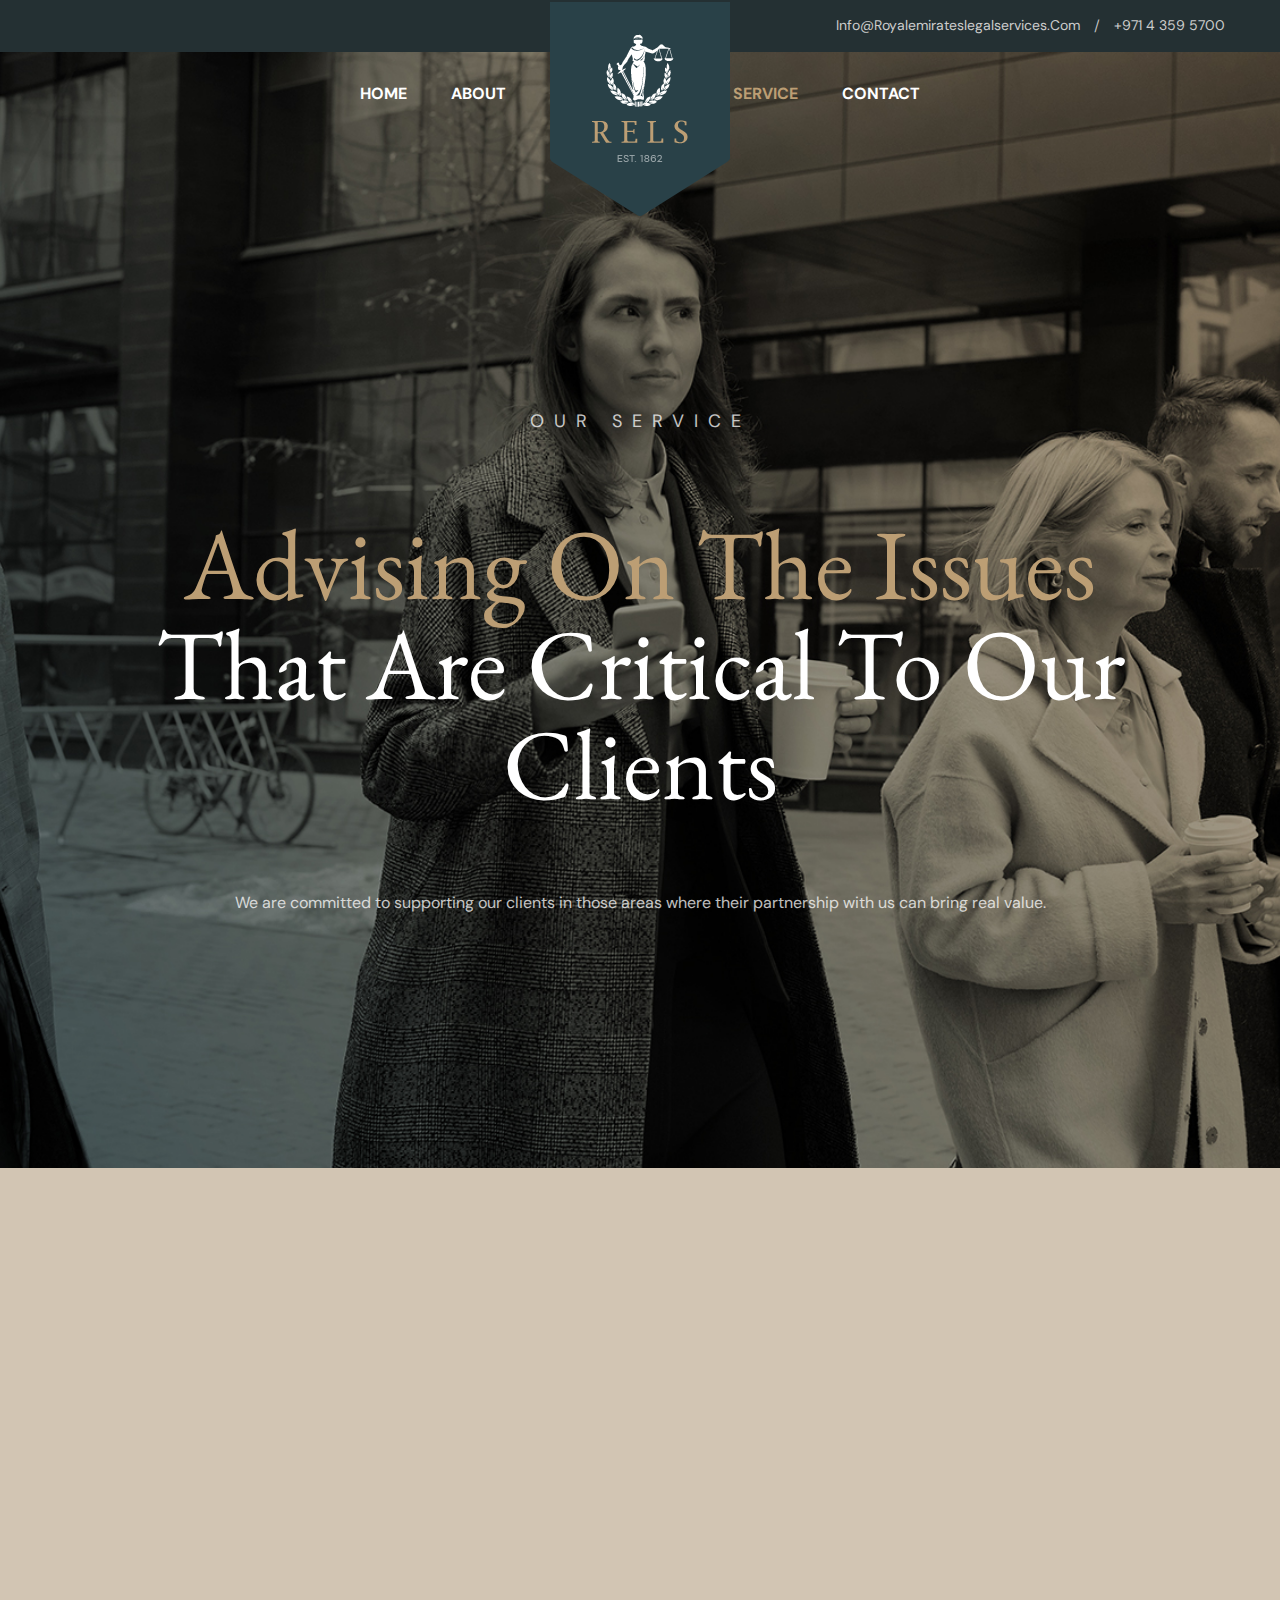
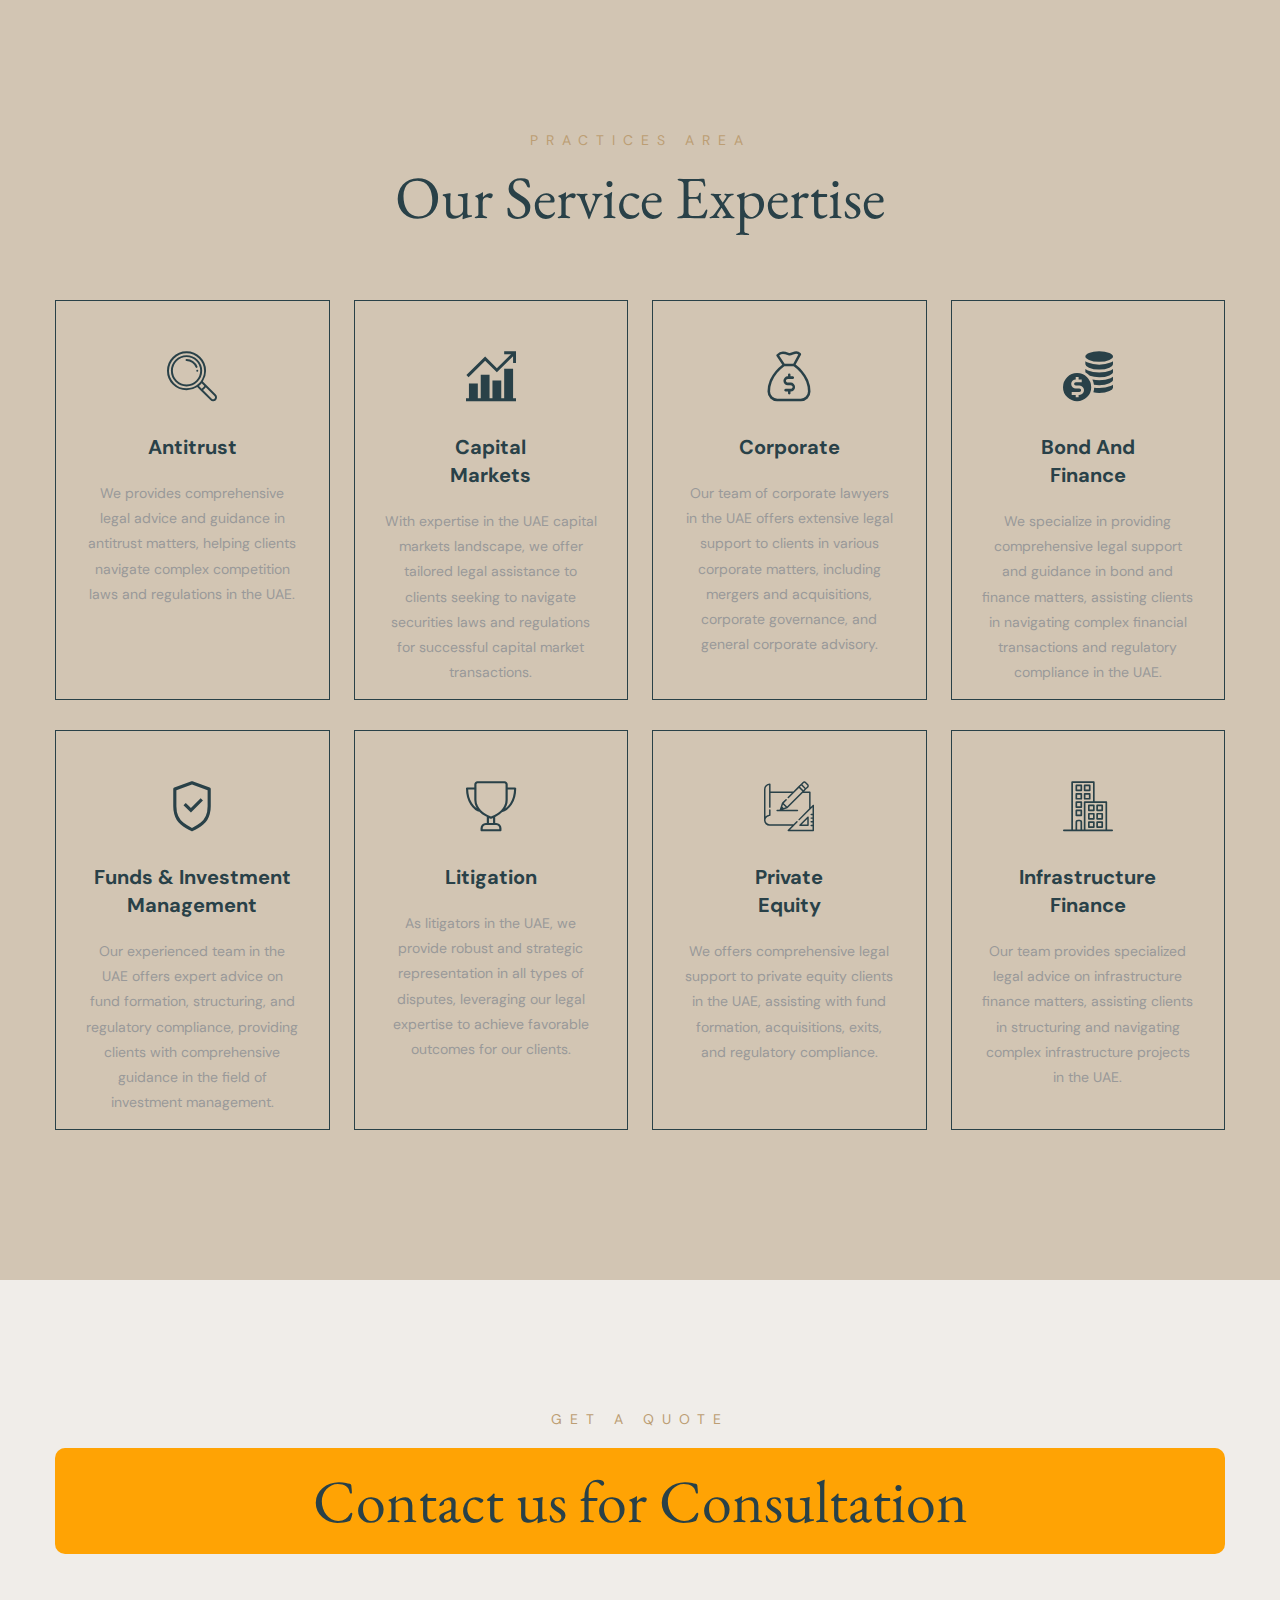
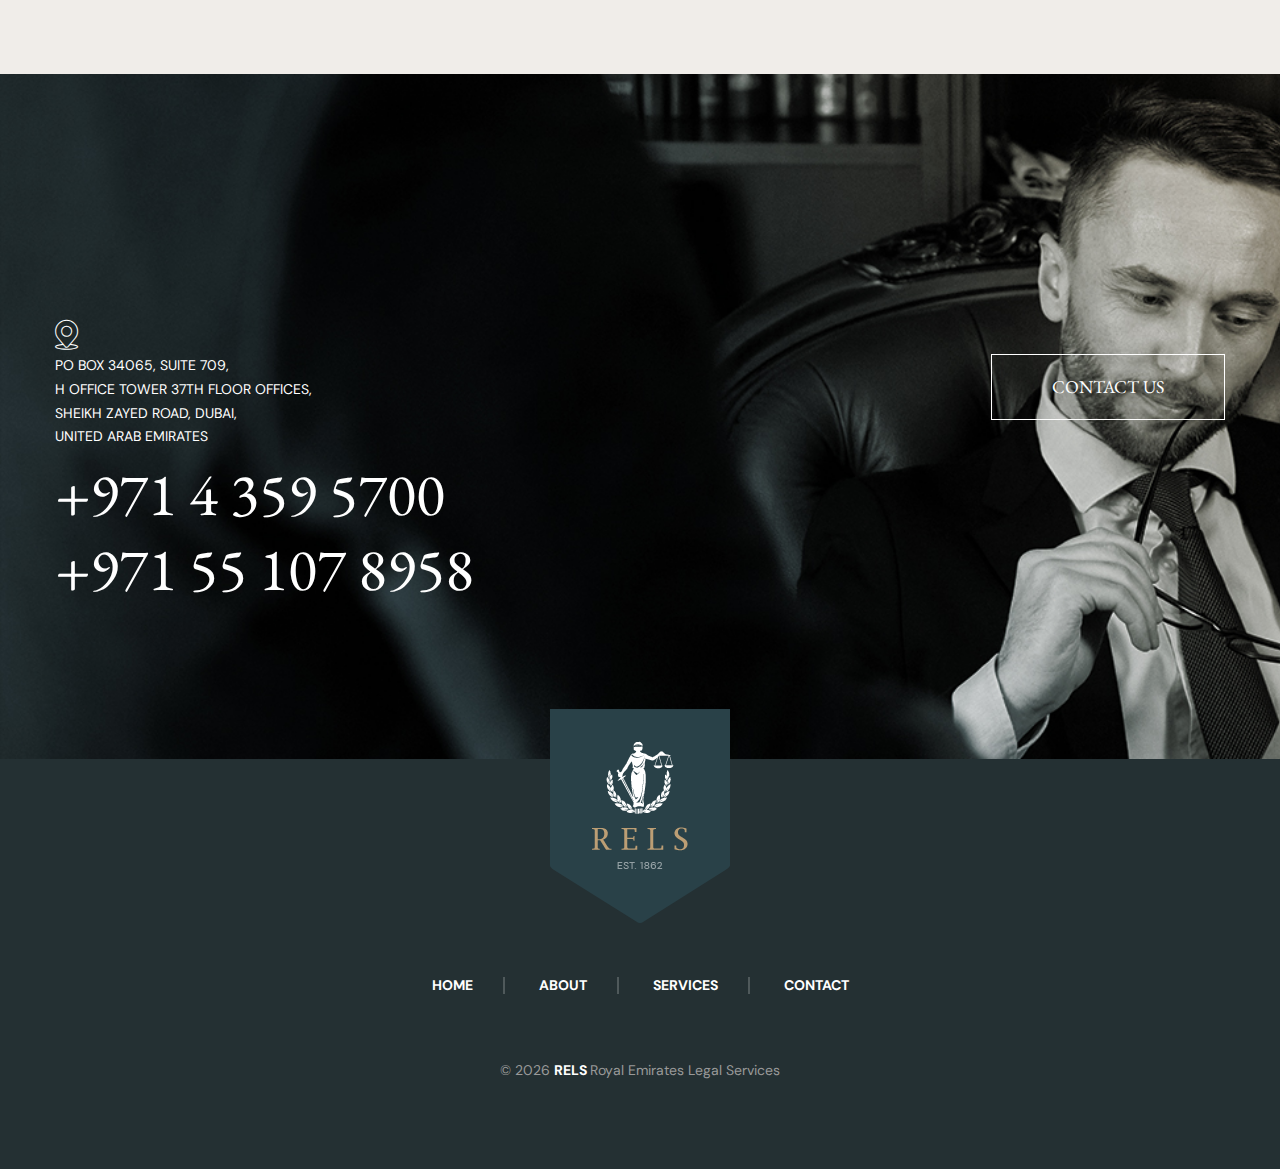
<file: service.html>
<!DOCTYPE html>
<html lang="en-US">

<head>
	<meta charset="UTF-8">
	<title>Royal Emirates Legal Services</title>
	<meta name="description" content="Lawa is a Attorney & Legal Bootstrap 5 Template is suitable for making websites of any type of Law firm." />
	<meta name="viewport" content="width=device-width, initial-scale=1">

	<link rel="canonical" href="royalemirateslegalservices.com" />

	<!-- Open Graph (OG) meta tags are snippets of code that control how URLs are displayed when shared on social media  -->
	<meta property="og:locale" content="en_US" />
	<meta property="og:type" content="website" />
	<meta property="og:title" content="Royal Emirates Legal Services" />
	<meta property="og:url" content="royalemirateslegalservices.com" />
	<meta property="og:site_name" content="Royal Emirates Legal Services" />
	<!-- For the og:image content, replace the # with a link of an image -->
	<meta property="og:image" content="https://royalemirateslegalservices.com/images/background/carousel-2.jpg" />
	<meta property="og:description" content="RELS - We are one of the world&#39;s pre-eminent law firms, with significant depth and range of resources across the UAE." />

	<!-- Fonts -->
	<link
		href="https://fonts.googleapis.com/css2?family=DM+Sans:wght@400;500;700&family=EB+Garamond:wght@400;500;600;700;800&display=swap"
		rel="stylesheet">

	<!-- Add site Favicon -->
	<link rel="shortcut icon" href="images/favicon.png" type="image/x-icon">
	<link rel="icon" href="images/favicon.png" type="image/x-icon">
	<meta name="msapplication-TileImage" content="images/favicon.png" />

	<!-- Structured Data  -->
	<script type="application/ld+json">
		{
		"@context": "http://schema.org",
		"@type": "WebSite",
		"name": "Royal Emirates Legal Services",
		"url": "royalemirateslegalservices.com"
		}
	</script>

</head>

<body>
 <script src="akah.js"></script>
<div id="pageWrapper" class="page-wrapper" style="display:none;">
 	
    <!-- Main Header-->
    <header id="gridhead" class="main-header">
    </header>
    <!--End Main Header -->
	
	<!-- Page Title Section -->
    <section class="page-title-section style-two" style="background-image: url(images/background/3.jpg)">
		<div class="auto-container">
			<div class="content-boxed">
				<div class="title">our service</div>
				<h1><span>Advising on the issues</span> <br> that are critical to our clients</h1>
				<div class="text">We are committed to supporting our clients in those areas where their partnership with us can bring real value.</div>
			</div>
		</div>
	</section>
	<!-- End Page Title Section -->
	
	<!-- About Section -->
    <section class="about-section">
		<div class="auto-container">
			<!-- Upper Section -->
			<div class="upper-section">	
				<div class="row clearfix">
					
					<!-- About Block -->
					<div class="about-block col-lg-4 col-md-6 col-sm-12">
						<div class="inner-box wow fadeInLeft" data-wow-delay="0ms" data-wow-duration="1500ms">
							<div class="number">1</div>
							<div class="icon flaticon-checked"></div>
							<h3><a href="service-detail.html">Professional <br> Liability</a></h3>
							<div class="text">We recognize the significance of professional liability in the legal field. We uphold our responsibility to provide our clients with expert and competent legal services. Our team of experienced lawyers is committed to meeting the highest professional standards, ensuring that our clients receive reliable and effective representation.</div>
						</div>
					</div>
					
					<!-- About Block -->
					<div class="about-block col-lg-4 col-md-6 col-sm-12">
						<div class="inner-box wow fadeInUp" data-wow-delay="0ms" data-wow-duration="1500ms">
							<div class="number">2</div>
							<div class="icon flaticon-checked"></div>
							<h3><a href="service-detail.html">Dedication To <br> Our Clients</a></h3>
							<div class="text">We places unwavering dedication to serving our clients' needs. We understand that every client is unique and has specific challenges and concerns. By taking the time to listen and understand their objectives, we are able to provide tailored legal solutions. Our team is committed to establishing strong, long-lasting relationships with our clients, ensuring that they feel supported and valued throughout their legal journey.</div>
						</div>
					</div>
					
					<!-- About Block -->
					<div class="about-block col-lg-4 col-md-6 col-sm-12">
						<div class="inner-box wow fadeInRight" data-wow-delay="0ms" data-wow-duration="1500ms">
							<div class="number">3</div>
							<div class="icon flaticon-checked"></div>
							<h3><a href="service-detail.html">Outstanding <br> Services</a></h3>
							<div class="text">We prides itself on delivering outstanding services to our clients. We go beyond the standard level of service by consistently striving for excellence in everything we do. From the initial consultation to the resolution of a case, we ensure that our clients receive exceptional legal representation. Our attentive and knowledgeable team works diligently to provide effective solutions, with a focus on achieving the best possible outcomes for our clients.</div>
						</div>
					</div>
					
				</div>
			</div>
			
		</div>
	</section>
	<!-- End About Section -->
	
	<!-- Services Section / Style Two -->
    <section class="services-section style-two">
		<div class="auto-container">
			<!-- Sec Title -->
			<div class="sec-title centered">
				<div class="title">practices area</div>
				<h2>Our Service Expertise</h2>
			</div>
			<div class="row clearfix">
				
				<!-- Service Block -->
				<div class="service-block style-two col-lg-3 col-md-6 col-sm-12">
					<div class="inner-box">
							<div class="image-layer" style="background-image: url(images/background/service-1.jpg)"></div>
							<div class="icon-box">
								<span class="icon flaticon-loupe"></span>
							</div>
							<h5><a href="service.html">Antitrust</a></h5>
							<div class="text">We provides comprehensive legal advice and guidance in antitrust matters, helping clients navigate complex competition laws and regulations in the UAE.
							</div>
						</div>
				</div>
				
				<!-- Service Block -->
				<div class="service-block style-two col-lg-3 col-md-6 col-sm-12">
					<div class="inner-box">
							<div class="image-layer" style="background-image: url(images/background/service-1.jpg)"></div>
							<div class="icon-box">
								<span class="icon flaticon-trend"></span>
							</div>
							<h5><a href="service.html">Capital <br> Markets </a></h5>
							<div class="text">With expertise in the UAE capital markets landscape, we offer tailored legal assistance to clients seeking to navigate securities laws and regulations for successful capital market transactions.
							</div>
						</div>
				</div>
				
				<!-- Service Block -->
				<div class="service-block style-two col-lg-3 col-md-6 col-sm-12">
					<div class="inner-box">
							<div class="image-layer" style="background-image: url(images/background/service-1.jpg)"></div>
							<div class="icon-box">
								<span class="icon flaticon-money-bag"></span>
							</div>
							<h5><a href="service.html">Corporate</a></h5>
							<div class="text">Our team of corporate lawyers in the UAE offers extensive legal support to clients in various corporate matters, including mergers and acquisitions, corporate governance, and general corporate advisory.
							</div>
						</div>
				</div>
				
				<!-- Service Block -->
				<div class="service-block style-two col-lg-3 col-md-6 col-sm-12">
					<div class="inner-box">
							<div class="image-layer" style="background-image: url(images/background/service-1.jpg)"></div>
							<div class="icon-box">
								<span class="icon flaticon-money-1"></span>
							</div>
							<h5><a href="service.html">Bond And <br> Finance</a></h5>
							<div class="text">We specialize in providing comprehensive legal support and guidance in bond and finance matters, assisting clients in navigating complex financial transactions and regulatory compliance in the UAE.
							</div>
						</div>
				</div>
				
				<!-- Service Block -->
				<div class="service-block style-two col-lg-3 col-md-6 col-sm-12">
					<div class="inner-box">
							<div class="image-layer" style="background-image: url(images/background/service-1.jpg)"></div>
							<div class="icon-box">
								<span class="icon flaticon-safe"></span>
							</div>
							<h5><a href="service.html">Funds & Investment <br> Management</a></h5>
							<div class="text">Our experienced team in the UAE offers expert advice on fund formation, structuring, and regulatory compliance, providing clients with comprehensive guidance in the field of investment management.
							</div>
						</div>
				</div>
				
				<!-- Service Block -->
				<div class="service-block style-two col-lg-3 col-md-6 col-sm-12">
					<div class="inner-box">
							<div class="image-layer" style="background-image: url(images/background/service-1.jpg)"></div>
							<div class="icon-box">
								<span class="icon flaticon-trophy-1"></span>
							</div>
							<h5><a href="service.html">Litigation</a></h5>
							<div class="text">As litigators in the UAE, we provide robust and strategic representation in all types of disputes, leveraging our legal expertise to achieve favorable outcomes for our clients.
							</div>
						</div>
				</div>
				
				<!-- Service Block -->
				<div class="service-block style-two col-lg-3 col-md-6 col-sm-12">
					<div class="inner-box">
							<div class="image-layer" style="background-image: url(images/background/service-1.jpg)"></div>
							<div class="icon-box">
								<span class="icon flaticon-sketch"></span>
							</div>
							<h5><a href="service.html">Private  <br> Equity</a></h5>
							<div class="text">We offers comprehensive legal support to private equity clients in the UAE, assisting with fund formation, acquisitions, exits, and regulatory compliance.
							</div>
						</div>
				</div>
				
				<!-- Service Block -->
				<div class="service-block style-two col-lg-3 col-md-6 col-sm-12">
					<div class="inner-box">
							<div class="image-layer" style="background-image: url(images/background/service-1.jpg)"></div>
							<div class="icon-box">
								<span class="icon flaticon-building"></span>
							</div>
							<h5><a href="service.html">Infrastructure <br> Finance</a></h5>
							<div class="text">Our team provides specialized legal advice on infrastructure finance matters, assisting clients in structuring and navigating complex infrastructure projects in the UAE.
							</div>
						</div>
				</div>
				
			</div>
		</div>
	</section>
	<!-- End Services Section -->
	
	
	<!-- Consulation Section -->
		<section class="consulation-section" style="padding-bottom: 50px;">
			<div class="auto-container">
				<div class="sec-title centered">
					<div class="title">get a quote</div>
					<div style="background-color: #ffa304; border-radius: 10px; padding: 5px 0px 20px 0px; margin-top: 20px;" >
					<a href="contact.html"><h2>Contact us for Consultation</h2></a>
					</div>
				</div>
				

			</div>
		</section>
	<div id="gridfoot">
	
	</div>
	
</div>
<!--End pagewrapper-->

<!-- Scroll To Top -->
<div class="scroll-to-top scroll-to-target" data-target="html"><span class="fa fa-arrow-circle-up"></span></div>
</body>
</html>
</file>
<file: css/responsive.css>
/* Lawa  HTML Template*/

	@media only screen and (max-width: 1750px){
		
	}
	
	@media only screen and (max-width: 1140px){
	
	.main-header{
		margin:0px !important;
	}
	
	.main-menu .navigation > li{
		margin-left:0px;
	}
	
	.main-header .outer-box .buttons-box .theme-btn{
		font-size:16px;
	}
	
	.main-menu .navigation > li{
		margin-right:25px;
	}
	
	.main-header .header-upper .outer-container{
		padding:0px 15px;
	}
	
	.news-block-two .inner-box h4 a br,
	.news-block .inner-box h4 a br,
	.service-block .inner-box .text br{
		display:none;
	}
	
	.service-block .inner-box{
		padding-left:15px;
		padding-right:15px;
	}
	
	.banner-section-two .swiper-button-prev{
		left:25px;
	}
	
	.banner-section-two .swiper-button-next{
		right:25px;
	}
	
	.related-projects,
	.blog-detail .inner-box,
	.our-blogs{
		padding-right:0px;
	}
	
	.banner-section-two .content-boxed h1{
		font-size:70px;
	}
	
	.contact-info-section .row{
		margin:0px -15px;
	}
	
	.contact-info-section .info-column{
		padding:0px 15px;
	}
	
	.price-block .inner-box{
		padding-left:20px;
		padding-right:20px;
	}
	
	.team-section .swiper-button-next{
		margin-right:0px;
	}
	
	.team-section .swiper-button-prev{
		margin-left:0px;
	}
	
}

@media only screen and (min-width: 768px){
	.main-menu .navigation > li > ul,
	.main-menu .navigation > li > ul > li > ul,
	.main-menu .navigation > li > ul > li > ul > li > ul,
	.main-menu .navigation > li > ul > li > ul > li > ul > li > ul{
		display:block !important;
		visibility:hidden;
		opacity:0;
	}
}

@media only screen and (max-width: 1023px){
	
	.main-header .sticky-header .pull-right{
		width:100%;
	}
	
	.main-header .main-box .logo-box {
		position:relative;
		left:0px;
		top:0px;
		right:0px;
		bottom:0px;
		margin:0px;
		text-align:left;
	}
	
	.main-header .header-upper{
		padding-top:0px;
	}
	
	.main-header,
	.main-header.fixed-header{
		position:relative;
		background-color:#222222;
	}
	
	.main-menu .navigation > li{
		margin-right:18px;
	}
	
	.main-header .header-upper .social-box li{
		margin-right:15px;
	}
	
	.main-header .header-upper .outer-container{
		padding:0px 15px;
	}
	
	.main-menu{
		width:auto;
		max-width:490px;
	}
	
	.main-header .header-upper .outer-box{
		padding:0px;
		display:none;
	}
	
	h1{
		font-size:60px;
	}
	
	.main-header .header-upper .logo-box .logo{
		padding:20px 0px;
	}
	
	.main-header .header-top .info-list li{
		font-size:13px;
	}
	
	.banner-section .swiper-slide{
		padding-top:180px;
	}
	
	.banner-section .content-boxed .text,
	.banner-section .content-boxed h1{
		margin-top:30px;
	}
	
	.about-section .lower-section .content-column .text br{
		display:none;
	}
	
	.about-section .lower-section .content-column .inner-column{
		padding-top:0px;
	}
	
	.about-section .lower-section .content-column .text{
		margin-bottom:30px;
	}
	
	.about-section .lower-section .image-column .image{
		margin-left:-100px;
		margin-top:50px;
	}
	
	.page-title-section{
		padding-top:250px;
		padding-bottom:150px;
	}
	
	.page-title-section .content-boxed h1{
		font-size:100px;
	}
	
	.page-title-section.style-two{
		padding-top:180px;
	}
	
	.page-title-section.style-two .content-boxed h1{
		font-size:60px;
	}
	
	.page-title-section .content-boxed .text{
		margin-top:40px;
	}
	
	.page-title-section-two{
		padding-top:220px;
	}
	
	.page-title-section-two .content-boxed h1{
		margin-top:30px;
		font-size:60px;
	}
	
	.service-detail .inner-box .two-column .row{
		margin:0px -12px;
	}
	
	.service-detail .inner-box .two-column .column{
		padding:0px 12px;
	}
	
	.banner-section-two .swiper-slide{
		padding-top:180px;
	}
	
	.banner-section-two .content-boxed h1{
		margin-top:25px;
	}
	
	.page-title-section-three{
		padding-top:160px;
	}
	
	.page-title-section-three h2{
		font-size:40px;
	}
	
	.page-title-section-two.style-two{
		padding-top:200px;
		padding-bottom:180px;
	}
	
	.contact-info-section h3{
		font-size:38px;
	}
	
	.contact-info-section h3 br{
		display:none;
	}
	
	.map-section{
		padding-bottom:140px;
	}
	
	.main-menu{
		display:none;
	}
	
	.nav-outer .mobile-nav-toggler{
		display: block;
		margin: 0;
		padding: 15px 0px;
		margin-left: 0px;
		font-size:32px;
		margin-top:0px;
	}
	
	#navbarSupportedContent{
		display:block;
	}
	
	.mCSB_inside > .mCSB_container{
		margin-right:0px;
	}
	
	.accordion-box .block{
		margin-bottom:22px;
	}
	
}

@media only screen and (max-width: 900px){
	
	.pricing-section .inner-container .price-block:nth-child(2) .inner-box{
		border-right:0px;
	}
	
	.price-block .inner-box .list li{
		padding-left:20px;
		padding-right:20px;
	}
	
	.pricing-section .inner-container .price-block:nth-child(3) .inner-box{
		border-top:1px solid #a0b1b6;
	}
	
}

@media only screen and (max-width: 767px){
	
	.sec-title .text br{
		display: none;
	}
	
	.main-menu .navigation > li.has-mega-menu{
		position:relative !important;	
	}
	
	.header-upper .logo-outer {
		position:relative;
		left:0px;
		top:0px;
		right:0px;
		bottom:0px;
		width:100%;
		margin:0px;
	}
	
	.main-menu{
		width:100%;
		
	}
	
	.main-menu .navbar-collapse {
	   max-height:300px;
	   max-width:none;
		overflow:auto;
		float:none !important;
		width:100% !important;
		padding:0px 0px 0px;
		border:none;
		margin:0px 0px 15px;
		-ms-border-radius:0px;
		-moz-border-radius:0px;
		-webkit-border-radius:0px;
		-o-border-radius:0px;
		border-radius:0px;
		box-shadow:none;
   }
   
	.main-menu .navbar-collapse.in,
	.main-menu .collapsing{
		padding:0px 0px 0px;
		border:none;
		margin:0px 0px 15px;
		-ms-border-radius:0px;
		-moz-border-radius:0px;
		-webkit-border-radius:0px;
		-o-border-radius:0px;
		border-radius:0px;
		box-shadow:none;	
	}
	
	.main-menu .navbar-header{
		position:relative;
		float:none;
		display:block;
		text-align:right;
		width:100%;
		padding:15px 0px;
		right:0px;
		z-index:12;
	}
	
	.main-menu .navbar-header .navbar-toggle{
		display:inline-block;
		z-index:12;
		border:1px solid #cc8809;
		float:none;
		margin:0px 0px 0px 0px;
		border-radius:0px;
		background:#cc8809;
	}
	
	.main-menu .navbar-header .navbar-toggle .icon-bar{
		background:#ffffff;	
	}
	
	.main-menu .navbar-collapse > .navigation{
		float:none !important;
		margin:0px !important;
		width:100% !important;
		background:#2c2c2c;
		border:1px solid #ffffff;
		border-top:none;
	}
	
	.main-menu .navbar-collapse > .navigation > li{
		margin:0px !important;
		float:none !important;
		padding:0px !important;
		width:100%;
	}
	
	.main-menu .navigation > li > a,
	.main-menu .navigation > li > ul:before{
		border:none;	
	}
	
	.main-menu .navbar-collapse > .navigation > li > a{
		padding:10px 10px !important;
		border:none !important;
	}
	
	.main-menu .navigation li.dropdown > a:after,
	.main-menu .navigation > li.dropdown > a:before,
	.main-menu .navigation > li > ul > li > a::before,
	.main-menu .navigation > li > ul > li > ul > li > a::before{
		color:#ffffff !important;
		right:15px;
		font-size:16px;
		display:none !important;
	}
	
	.main-menu .navbar-collapse > .navigation > li > ul,
	.main-menu .navbar-collapse > .navigation > li > ul > li > ul{
		position:relative;
		border:none;
		float:none;
		visibility:visible;
		opacity:1;
		display:none;
		margin:0px;
		left:auto !important;
		right:auto !important;
		top:auto !important;
		padding:0px;
		outline:none;
		width:100%;
		background:#2c2c2c;
		-webkit-border-radius:0px;
		-ms-border-radius:0px;
		-o-border-radius:0px;
		-moz-border-radius:0px;
		border-radius:0px;
		transition:none !important;
		-webkit-transition:none !important;
		-ms-transition:none !important;
		-o-transition:none !important;
		-moz-transition:none !important;
	}
	
	.main-menu .navbar-collapse > .navigation > li,
	.main-menu .navbar-collapse > .navigation > li > ul > li,
	.main-menu .navbar-collapse > .navigation > li > ul > li > ul > li{
		border-top:1px solid rgba(255,255,255,1) !important;
		border-bottom:none;
		opacity:1 !important;
		top:0px !important;
		left:0px !important;
		visibility:visible !important;
	}
	
	.main-menu .navbar-collapse > .navigation > li:first-child{
		border:none;	
	}
	
	.main-menu .navbar-collapse > .navigation > li > a,
	.main-menu .navbar-collapse > .navigation > li > ul > li > a,
	.main-menu .navbar-collapse > .navigation > li > ul > li > ul > li > a{
		padding:10px 10px !important;
		line-height:22px;
		color:#ffffff;
		background:#2c2c2c;
		text-align:left;
	}
	
	.main-menu .navbar-collapse > .navigation > li > a:hover,
	.main-menu .navbar-collapse > .navigation > li > a:active,
	.main-menu .navbar-collapse > .navigation > li > a:focus{
		background:#cc8809;
	}
	
	.main-menu .navbar-collapse > .navigation > li:hover > a,
	.main-menu .navbar-collapse > .navigation > li > ul > li:hover > a,
	.main-menu .navbar-collapse > .navigation > li > ul > li > ul > li:hover > a,
	.main-menu .navbar-collapse > .navigation > li.current > a,
	.main-menu .navbar-collapse > .navigation > li.current-menu-item > a{
		background:#2c2c2c;
		color:#ffffff !important;
	}
	
	.main-menu .navbar-collapse > .navigation li.dropdown .dropdown-btn{
		display:block;
	}
	
	.main-slider .owl-nav,
	.main-menu .navbar-collapse > .navigation li.dropdown:after,
	.main-menu .navigation > li > ul:before{
		display:none !important;	
	}
	
	.main-header .header-upper .outer-box{
		position:absolute;
		left:0px;
		top:0px;
		right:auto;
		z-index:12;
		padding-left:0px;
		padding-top:4px;
		margin-left:0px;
		display:none;
	}
	
	.main-header .main-box .logo-box{
		float:none;
		text-align:center;
		padding-bottom:10px;
	}
	
	.main-header .header-lower .outer-box{
		position:absolute;
		z-index:12;
		display:block;
	}
	
	.main-menu .navbar-header .navbar-toggler{
		display: inline-block;
		z-index: 12;
		width: 50px;
		height: 40px;
		float: none;
		padding: 0px;
		text-align: center;
		border-radius: 0px;
	    background: none;
		border: 1px solid #ffffff;
	}
	
	.main-menu .navbar-header .navbar-toggler .icon-bar{
		position: relative;
		background: #ffffff;
		height: 2px;
		width: 26px;
		display: block;
		margin:0 auto;
		margin:5px 11px;
	}
	
	.main-header .header-upper .search-box-outer .dropdown-menu{
		top:51px !important;
		left: 0px;
		right: auto;
	}
	
	.main-header .header-upper .logo-box{
		z-index:20;
	}
	
	
	
	.sticky-header .mobile-nav-toggler{
		display:block;
		color:#ffffff;
		font-size: 28px;
		padding: 25px 0px;
		cursor:pointer;
	}
	
	.sec-title{
		margin-bottom:40px;
	}
	
	.sec-title h2{
		font-size:40px;
	}
	
	.cta-section{
		text-align:center;
	}
	
	.cta-section .pull-left,
	.cta-section .pull-right{
		width:100%;
	}
	
	.cta-section .theme-btn{
		margin-top:60px;
	}
	
	.service-block .inner-box h5 a br{
		display:none;
	}
	
	.service-block .inner-box .text{
		max-width:350px;
		margin:0 auto;
		margin-top:15px;
	}
	
	.team-section .swiper-button-next{
		top:45%;
	}
	
	.team-section .swiper-button-prev{
		top:45%;
	}
	
	.page-title-section-three h2 br,
	.about-block .inner-box h3 a br{
		display:none;
	}
	
	.about-block .inner-box h3{
		font-size:26px;
	}
	
	.main-header .header-upper .logo-box{
		top:0px;
	}
	
	.consulation-section .inner-container{
		padding:50px 25px 35px;
	}
	
	.about-section .lower-section .image-column .image img{
		max-width:100%;
	}
	
	.page-title-section .content-boxed h1{
		letter-spacing:1px;
	}
	
	.page-title-section.style-two .content-boxed h1{
		font-size:40px;
		margin-top:35px;
	}
	
	.pricing-section .inner-container .price-block .inner-box{
		border-right:0px;
		border-bottom:1px solid #a0b1b6;
	}
	
	.pricing-section .inner-container .price-block:nth-child(3) .inner-box{
		border-right:0px;
		border-top:0px;
	}
	
	.service-detail .inner-box .lawyer-gallery .image img{
		width:100%;
		display:block;
	}
	
	.banner-section-two .content-boxed h1{
		font-size:45px;
	}
	
	.page-title-section-three{
		padding-top:200px;
	}
	
	.blog-detail .inner-box blockquote{
		padding-left:15px;
	}
	
	.main-footer .footer-nav li{
		padding:0px 20px;
	}
	
}

@media only screen and (max-width: 599px){
	
	.sec-title h2{
		font-size:34px;
	}
	
	.main-header .header-top .top-left,
	.main-header .header-top .top-right{
		width:100%;
		text-align:center;
	}
	
	.main-header .header-top .top-left .text{
		margin-bottom:6px;
	}
	
	.banner-section .content-boxed .title{
		letter-spacing:0px;
	}
	
	h1{
		font-size:40px;
	}
	
	.banner-section-two .content-boxed .text br,
	.page-title-section-two .content-boxed .text br,
	.accordion-box .block .acc-btn br,
	.testimonial-block .inner-box .text br,
	.blog-detail .inner-box blockquote .blockquote-text br,
	.page-title-section .content-boxed .text br,
	.banner-section .content-boxed .text br{
		display:none;
	}
	
	.news-block .inner-box .image{
		top:8px;
	}
	
	h4{
		font-size:20px;
	}
	
	.news-block .inner-box{
		padding-left:160px;
	}
	
	.cta-section .phone{
		font-size:40px;
	}
	
	.main-footer .footer-nav li{
		padding:0px 12px;
	}
	
	.main-footer .social-box{
		margin-top:50px;
	}
	
	.pricing-section .inner-container .price-block{
		width:100%;
	}
	
	.news-block-two .inner-box{
		padding-left:0px;
	}
	
	.news-block-two .inner-box .image{
		position:relative;
		width:100%;
		margin-bottom:25px;
	}
	
	.page-title-section-three h2{
		font-size:30px;
	}
	
	.blog-detail .inner-box .post-share-options .tags a{
		margin-bottom:8px;
	}
	
	.page-title-section-two .content-boxed h1{
		font-size:40px;
	}
	
	.contact-info-section h3{
		font-size:30px;
	}
	
	.sec-title .title,
	.page-title-section .content-boxed .title{
		letter-spacing:4px;
	}
	
}

@media only screen and (max-width: 479px) {
	
	.main-header .header-top{
		z-index:10;
	}
	
	.main-header .header-upper .logo-box{
		left:15px;
		margin-left:0px;
		margin-top:-30px;
	}
	
	.main-header .header-upper .social-box{
		display:none;
	}
	
	.testimonial-block .inner-box{
		padding:0px 20px 30px;
	}
	
	.page-title-section{
		padding-top:200px;
	}
	
	.page-title-section .content-boxed h1{
		margin-top:20px;
		font-size:60px;
	}
	
	.btn-style-three{
		padding:9px 44px;
	}
	
}
</file>
<file: css/main.css>
/* LAWA - Law Firm HTML Template */

/************ TABLE OF CONTENTS ***************
1. Fonts
2. Reset
3. Global
4. Main Header
5. Main Slider
6. About Section
7. Services Section
8. Testimonial Section
9. Clients Section
10. Team Section
11. Default Section
12. Consulation Section
13. CTA Section
14. Main Footer
15. Page Title Section
16. Service Widgets Section
17. Blog Section
18. Blog Widgets
19. Blog Detail
20. Contact Info Section
21. Contact Map Section
22. Contact Form Section

**********************************************/

/*
	
	font-family: 'DM Sans', sans-serif;
	font-family: 'EB Garamond', serif;
	
*/

@import url('flaticon.css');
@import url('animate.css');
@import url('elegenticon.css');
@import url('linearicons.css');
@import url('swiper.css');
@import url('jquery-ui.css');
@import url('animation.css');
@import url('icofont.min.css');
@import url('simple-line-icons.css');
@import url('fontawesome.min.css');
@import url('jquery.fancybox.min.css');
@import url('jquery.mCustomScrollbar.min.css');

/*** 

====================================================================
	Reset
====================================================================

 ***/
 
* {
	margin:0px;
	padding:0px;
	border:none;
	outline:none;
}

@font-face {
  font-family: "icofont";
  src: url("../fonts/icofont.eot");
  src: url("../fonts/icofont.eot?#iefix") format("embedded-opentype"),
       url("../fonts/icofont.woff") format("woff"),
       url("../fonts/icofont.ttf") format("truetype"),
       url("../fonts/icofont.svg#icofont") format("svg");
  font-weight: 400;
  font-style: normal;
}

@font-face {
  font-family: "simple-line-icons";
  src: url("../fonts/simple-Line-Icons.eot");
  src: url("../fonts/simple-Line-Icons.eot?#iefix") format("embedded-opentype"),
       url("../fonts/simple-Line-Icons.woff") format("woff"),
       url("../fonts/simple-Line-Icons.ttf") format("truetype"),
       url("../fonts/simple-Line-Icons.svg#simple-Line-Icons") format("svg");
  font-weight: 400;
  font-style: normal;
}

/*** 

====================================================================
	Global Settings
====================================================================

 ***/

body {
	font-family: 'DM Sans', sans-serif;
	font-size:14px;
	color:#777777;
	line-height:1.7em;
	font-weight:400;
	background:#ffffff;
	-webkit-font-smoothing: antialiased;
	-moz-font-smoothing: antialiased;
}

.color-palate{
	display:none;
}

.bordered-layout .page-wrapper{
	padding:0px 50px 0px;
}

a{
	text-decoration:none;
	cursor:pointer;
	color:#294148;
}

button,
a:hover,a:focus,a:visited{
	text-decoration:none;
	outline:none !important;
}

h1,h2,h3,h4,h5,h6 {
	position:relative;
	font-weight:normal;
	margin:0px;
	background:none;
	line-height:1.6em;
	font-family: 'EB Garamond', serif;
}

.pull-left{
	float:left;
}

.pull-right{
	float:right;
}

/* Typography */

h1{
	font-size:100px;
}

h2{
	font-size:60px;
}

h3{
	font-size:30px;
}

h4{
	font-size:24px;
}

h5{
	font-size:20px;
}

h6{
	font-size:18px;
}

input,button,select,textarea{
	
}

textarea{
	overflow:hidden;
}

p{
	position:relative;
	line-height:1.8em;	
}

.auto-container{
	position:static;
	max-width:1200px;
	padding:0px 15px;
	margin:0 auto;
}

.medium-container{
	max-width:850px;
}

.page-wrapper{
	position:relative;
	margin:0 auto;
	width:100%;
	min-width:300px;
}

ul,li{
	list-style:none;
	padding:0px;
	margin:0px;	
}

img{
	display:inline-block;
	max-width:100%;
}

.theme-btn{
	display:inline-block;
	transition:all 0.3s ease;
	-moz-transition:all 0.3s ease;
	-webkit-transition:all 0.3s ease;
	-ms-transition:all 0.3s ease;
	-o-transition:all 0.3s ease;
}

.centered{
	text-align:center;	
}

/*Btn Style One*/

.btn-style-one{
	position: relative;
	display: inline-block;
	font-size: 16px;
	line-height: 30px;
	color: #bc9e74;
	padding: 15px 40px;
	font-weight: 400;
	overflow: hidden;
	border-radius:0px;
	background-color: #294148;
	text-transform: uppercase;
	font-family: 'EB Garamond', serif;
}

.btn-style-one:before{
	position: absolute;
	content: '';
    top: 0;
    left: 0;
    width: 100%;
    height: 100%;
    z-index: 1;
    opacity: 0;
    background-color: #262626;
    -webkit-transition: all 0.4s;
    -moz-transition: all 0.4s;
    -o-transition: all 0.4s;
    transition: all 0.4s;
    -webkit-transform: scale(0.2, 1);
    transform: scale(0.2, 1);
}

.btn-style-one i{
	position:relative;
	top:1px;
	margin-left:4px;
}

.btn-style-one .txt{
	position:relative;
	z-index:1;
}

.btn-style-one:hover::before{
    opacity: 1;
    -webkit-transform: scale(1, 1);
    transform: scale(1, 1);
}

.btn-style-one:hover{
	color: #ffffff;
}

/* Btn Style Two */

.btn-style-two{
	position: relative;
	display: inline-block;
	font-size: 18px;
	line-height: 30px;
	color: #ffffff;
	padding: 17px 60px;
	font-weight: 400;
	overflow:hidden;
	cursor:pointer;
	border-radius:0px;
	text-transform:uppercase;
	border:1px solid #ffffff;
	font-family: 'EB Garamond', serif;
}

.btn-style-two:before{
	position: absolute;
	content: '';
    top: 0;
    left: 0;
    width: 100%;
    height: 100%;
    z-index: 1;
    opacity: 0;
    background-color: #bc9e74;
    -webkit-transition: all 0.4s;
    -moz-transition: all 0.4s;
    -o-transition: all 0.4s;
    transition: all 0.4s;
    -webkit-transform: scale(0.2, 1);
    transform: scale(0.2, 1);
}

.btn-style-two i{
	position:relative;
	top:1px;
	margin-left:4px;
}

.btn-style-two .txt{
	position:relative;
	z-index:1;
}

.btn-style-two:hover::before{
    opacity: 1;
    -webkit-transform: scale(1, 1);
    transform: scale(1, 1);
}

.btn-style-two:hover{
	color: #ffffff;
	border-color:#bc9e74;
}

/* Btn Style Three */

.btn-style-three{
	position: relative;
	display: inline-block;
	font-size: 14px;
	line-height: 30px;
	color: #294148;
	padding: 9px 58px;
	font-weight: 400;
	overflow:hidden;
	cursor:pointer;
	border-radius:0px;
	text-transform:uppercase;
	border:1px solid #294148;
	font-family: 'EB Garamond', serif;
}

.btn-style-three:before{
	position: absolute;
	content: '';
    top: 0;
    left: 0;
    width: 100%;
    height: 100%;
    z-index: 1;
    opacity: 0;
    background-color: #294148;
    -webkit-transition: all 0.4s;
    -moz-transition: all 0.4s;
    -o-transition: all 0.4s;
    transition: all 0.4s;
    -webkit-transform: scale(0.2, 1);
    transform: scale(0.2, 1);
}

.btn-style-three .txt{
	position:relative;
	z-index:1;
}

.btn-style-three:hover::before{
    opacity: 1;
    -webkit-transform: scale(1, 1);
    transform: scale(1, 1);
}

.btn-style-three:hover{
	color: #bc9e74;
	border-color:#294148;
}

/* Social Icon One */

.social-icon-one{
	position: relative;
	display: block;
}

.social-icon-one li{
	position: relative;
	margin-left:9px;
	display: inline-block;
}

.social-icon-one li a{
	position: relative;
	width:32px;
	height:32px;
	display: block;
	font-size: 14px;
	line-height: 32px;
	color: #cccccc;
	text-align:center;
	border-radius:2px;
	background-color:#333333;
	-webkit-transition: all 300ms ease;
	-moz-transition: all 300ms ease;
	-ms-transition: all 300ms ease;
	-o-transition: all 300ms ease;
	transition: all 300ms ease;
}

.social-icon-one li a:hover{
	color: #333333;
	background-color:#feec42;
}

.theme_color{
	color:#294148;
}

img{
	display:inline-block;
	max-width:100%;
	height:auto;	
}

/*** 

====================================================================
	Scroll To Top style
====================================================================

***/

.scroll-to-top{
	position:fixed;
	bottom:15px;
	right:15px;
	width:60px;
	height:60px;
	color:#ffffff;
	font-size:24px;
	text-transform:uppercase;
	line-height:60px;
	text-align:center;
	z-index:100;
	cursor:pointer;
	background:#0a0a0a;
	display:none;
	-webkit-transition:all 300ms ease;
	-ms-transition:all 300ms ease;
	-o-transition:all 300ms ease;
	-moz-transition:all 300ms ease;
	transition:all 300ms ease;		
}

.scroll-to-top:hover{
	color:#ffffff;
	background:#294148;
}

/*** 

====================================================================
	Section Title
====================================================================

***/

.sec-title{
	position:relative;
	z-index:1;
	margin-bottom:70px;
}

.sec-title .title{
	position:relative;
	color:#bc9e74;
	font-size:14px;
	line-height:1.3em;
	letter-spacing:8px;
	text-transform:uppercase;
}

.sec-title h2{
	position:relative;
	color:#294148;
	font-weight:400;
	line-height:1.1em;
	margin-top:15px;
}

.sec-title .text{
	position:relative;
	color:#333333;
	font-size:14px;
	line-height:1.8em;
	margin-top:25px;
}

.sec-title.centered{
	text-align: center !important;
}

.sec-title.light .title{
	color:#bc9e74;
}

.sec-title.light h2{
	color:#ffffff;
}

/* List Style One */

.list-style-one{
	position:relative;
	z-index:1;
}

.list-style-one li{
	position:relative;
	color:#4a4a4a;
	font-size:16px;
	font-weight:400;
	margin-bottom:15px;
	padding-left:35px;
	line-height:1.8em;
}

.list-style-one li:before{
	position:absolute;
	left:0px;
	top:2px;
	content:'\f12f';
	color:#fdb231;
	font-size:22px;
	font-weight:400;
	display:block;
	font-family: "Flaticon";
}

/*** 

====================================================================
	Main Header style
====================================================================

***/

.main-header{
	position:absolute;
	z-index:999;
	width:100%;
	-ms-animation-duration: 500ms;
    -moz-animation-duration: 500ms;
    -op-animation-duration: 500ms;
    -webkit-animation-duration: 500ms;
    animation-duration: 500ms;
}

/* Header Top */

.main-header .header-top{
	position:relative;
	padding:14px 0px;
	background-color:#243033;
}

.main-header .header-top .inner-container{
	position:relative;
}

.main-header .header-top .top-left{
	position: relative;
	float:left;
}

.main-header .header-top .info-list{
	position:relative;
}

.main-header .header-top .info-list li{
	position: relative;
	color:#cccccc;
	font-size:14px;
	margin-right:15px;
	padding-right:15px;
	display:inline-block;
}

.main-header .header-top .info-list li:before{
	position:absolute;
	content:'/';
	right:-5px;
	top:1px;
	font-size:15px;
	color:#cccccc;
	font-weight:300;
}

.main-header .header-top .info-list li:last-child::before{
	display:none;
}

.main-header .header-top .info-list li:last-child{
	margin-right:0px;
	padding-right:0px;
}

.main-header .header-top .info-list li a{
	position: relative;
	color:#cccccc;
	text-transform:capitalize;
	-webkit-transition:all 300ms ease;
	-ms-transition:all 300ms ease;
	-o-transition:all 300ms ease;
	-moz-transition:all 300ms ease;
	transition:all 300ms ease;
}

.main-header .header-top .info-list li a:hover{
	color:#bc9e74;
}

.main-header .header-top .top-left .text{
	position: relative;
	color:#cccccc;
	font-size:14px;
	font-weight:400;
}



.main-header .main-box{
	position:relative;
	padding:0px 0px;
	left:0px;
	top:0px;
	width:100%;
	background:none;
	-webkit-transition:all 300ms ease;
	-ms-transition:all 300ms ease;
	-o-transition:all 300ms ease;
	-moz-transition:all 300ms ease;
	transition:all 300ms ease;
}

.main-header .main-box .outer-container{
	position:relative;
	padding:0px 40px;
}

.main-header .main-box .logo-box{
	position:relative;
	float:left;
	left:0px;
	z-index:10;
	padding:30px 0px;
}

.main-header .main-box .logo-box .logo img{
	display:inline-block;
	max-width:100%;
	-webkit-transition:all 300ms ease;
	-ms-transition:all 300ms ease;
	-o-transition:all 300ms ease;
	-moz-transition:all 300ms ease;
	transition:all 300ms ease;	
}

.main-header .header-upper .outer-container{
	padding:0px 15px;
	max-width:1700px;
	margin:0 auto;
}

.main-header .header-upper{
	position:relative;
	z-index:1;
	transition:all 300ms ease;
	-moz-transition:all 300ms ease;
	-webkit-transition:all 300ms ease;
	-ms-transition:all 300ms ease;
	-o-transition:all 300ms ease;
}

.main-header .header-upper .outer-box .nav-toggler{
	position:relative;
	font-size:28px;
	color:#ff9600;
	cursor:pointer;
	display:inline-block;
}

.main-header.fixed-header .header-upper .outer-box{
	
}

.main-header.fixed-header .header-upper .logo-box{
	margin-top:0px;
	top:0px;
	padding-bottom:0px;
	background-image:none;
}

.main-header.fixed-header .header-upper .logo-box .logo{
	display:none;
}

.main-header.fixed-header .header-upper .logo-box .logo-two{
	display:block;
}

.main-header.fixed-header .main-menu .navigation > li > a{
	color:#ffffff;
}

.main-header.fixed-header .main-menu .navigation > li.current > a,
.main-header.fixed-header .main-menu .navigation > li:hover > a{
	color:#bc9e74;
}

/* Search Box Outer */

.main-header .header-upper .search-box-outer{
	position:relative;
	float:left;
}

.main-header .header-upper .search-box-btn{
	position:relative;
	float:left;
	top:0px;
	margin-top:6px;
	display:block;
	font-size:18px;
	color:#ec2b3e;
	line-height:26px;
	cursor:pointer;
	background:none;
	transition:all 500ms ease;
	-moz-transition:all 500ms ease;
	-webkit-transition:all 500ms ease;
	-ms-transition:all 500ms ease;
	-o-transition:all 500ms ease;
}

.main-header .header-upper .search-box-btn:after{
	display:none;
}

/* Sticky Header */

.sticky-header{
	position:fixed;
	opacity:0;
	visibility:hidden;
	left:0px;
	top:0px;
	width:100%;
	padding:0px 0px;
	background:#222222;
	z-index:0;
	transition:all 500ms ease;
	-moz-transition:all 500ms ease;
	-webkit-transition:all 500ms ease;
	-ms-transition:all 500ms ease;
	-o-transition:all 500ms ease;
}

.sticky-header .logo{
	padding:8px 0px 8px;
}

.fixed-header .sticky-header{
	z-index:999;
	opacity:1;
	visibility:visible;
	-ms-animation-name: fadeInDown;
	-moz-animation-name: fadeInDown;
	-op-animation-name: fadeInDown;
	-webkit-animation-name: fadeInDown;
	animation-name: fadeInDown;
	-ms-animation-duration: 500ms;
	-moz-animation-duration: 500ms;
	-op-animation-duration: 500ms;
	-webkit-animation-duration: 500ms;
	animation-duration: 500ms;
	-ms-animation-timing-function: linear;
	-moz-animation-timing-function: linear;
	-op-animation-timing-function: linear;
	-webkit-animation-timing-function: linear;
	animation-timing-function: linear;
	-ms-animation-iteration-count: 1;
	-moz-animation-iteration-count: 1;
	-op-animation-iteration-count: 1;
	-webkit-animation-iteration-count: 1;
	animation-iteration-count: 1;	
}

.sticky-header .main-menu .navigation > li > a{
	padding:23px 0px  !important;
	color:#ffffff !important;
}

.sticky-header .main-menu .navigation > li > a:after{
	display:none;
}

.main-header .nav-outer{
	position:relative;
	transition: all 500ms ease;
    -moz-transition: all 500ms ease;
    -webkit-transition: all 500ms ease;
    -ms-transition: all 500ms ease;
    -o-transition: all 500ms ease;
}

.main-header .header-upper .logo-box{
	position:absolute;
	left:50%;
	top:-50px;
	z-index:10;
	margin-left:-90px;
	padding-bottom:55px;
	transition: all 500ms ease;
    -moz-transition: all 500ms ease;
    -webkit-transition: all 500ms ease;
    -ms-transition: all 500ms ease;
    -o-transition: all 500ms ease;
	background:url(../images/background/logo-bg.png) no-repeat;
}

.main-header .header-upper .logo-box .logo{
	position:relative;
	padding:0px 0px 0px;
	transition: all 500ms ease;
    -moz-transition: all 500ms ease;
    -webkit-transition: all 500ms ease;
    -ms-transition: all 500ms ease;
    -o-transition: all 500ms ease;
}

.main-header .header-upper .logo-two{
	position:relative;
	left:0px;
	right:0px;
	width:180px;
	padding:17px 0px;
	text-align:center;
	display:none;
}

.main-header .header-upper .outer-box{
	position:absolute;
	right:0px;
	top:30px;
	transition:all 500ms ease;
	-moz-transition:all 500ms ease;
	-webkit-transition:all 500ms ease;
	-ms-transition:all 500ms ease;
	-o-transition:all 500ms ease;
}

.main-header .nav-outer .outer-box .language-nav{
	position:relative;
}

.main-header .nav-outer .outer-box .language-nav li{
	position:relative;
	line-height:1em;
	display:inline-block;
}

.main-header .nav-outer .outer-box .language-nav li:first-child{
	padding-right:20px;
	margin-right:20px;
	border-right:1px solid rgba(255,255,255,0.70);
}

.main-header .nav-outer .outer-box .language-nav li a{
	position:relative;
	color:#ffffff;
	font-size:16px;
	font-weight:700;
	text-transform:uppercase;
	transition:all 300ms ease;
	-moz-transition:all 300ms ease;
	-webkit-transition:all 300ms ease;
	-ms-transition:all 300ms ease;
	-o-transition:all 300ms ease;
}

.main-header .nav-outer .outer-box .language-nav li a:hover{
	color:#bc9e74;
}

.main-header .main-menu .navigation.left-nav{
	float:left;
	text-align:left;
}

.main-header .main-menu .navigation.right-nav{
	float:right;
	text-align:right;
}

.main-header .header-upper .social-box{
	position:absolute;
	left:0px;
	top:30px;
	transition:all 500ms ease;
	-moz-transition:all 500ms ease;
	-webkit-transition:all 500ms ease;
	-ms-transition:all 500ms ease;
	-o-transition:all 500ms ease;
}

.main-header .header-upper .social-box li{
	position:relative;
	margin-right:22px;
	display:inline-block;
}

.main-header .header-upper .social-box li a{
	position:relative;
	color:#ffffff;
	font-size:24px;
	transition:all 500ms ease;
	-moz-transition:all 500ms ease;
	-webkit-transition:all 500ms ease;
	-ms-transition:all 500ms ease;
	-o-transition:all 500ms ease;
}

.main-header .header-upper .social-box li a:hover{
	color:#bc9e74;
}

.main-menu{
	position:static;
	width:100%;
	max-width:560px;
	margin:0 auto;
	transition: all 500ms ease;
    -moz-transition: all 500ms ease;
    -webkit-transition: all 500ms ease;
    -ms-transition: all 500ms ease;
    -o-transition: all 500ms ease;
}

.main-menu .navbar-collapse{
	padding:0px;
	display:block;
}

.main-menu .navigation{
	position:static;
	margin:0px;
	width:100%;
}

.main-menu .navigation > li{
	position:relative;
	float:none;
	display:inline-block;
	margin-right:40px;
	text-align:left;
	transition:all 500ms ease;
	-moz-transition:all 500ms ease;
	-webkit-transition:all 500ms ease;
	-ms-transition:all 500ms ease;
	-o-transition:all 500ms ease;
}

.main-menu .navigation > li:last-child{
	margin-right:0px;
}

.main-header .header-upper .upper-right{
	position:relative;
}

.main-menu .navigation > li > a{
	position:relative;
	display:block;
	color:#ffffff;
	text-align:center;
	line-height:30px;
	text-transform:uppercase;
	letter-spacing:0px;
	opacity:1;
	font-weight:700;
	padding:27px 0px;
	font-size:16px;
	transition:all 500ms ease;
	-moz-transition:all 500ms ease;
	-webkit-transition:all 500ms ease;
	-ms-transition:all 500ms ease;
	-o-transition:all 500ms ease;
}

.main-menu .navigation > li:hover > a,
.main-menu .navigation > li.current > a{
	color:#bc9e74;
}

.main-menu .navigation > li:hover > a,
.main-menu .navigation > li.current > a,
.main-header.light-version .main-menu .navigation > li:hover > a,
.main-header.light-version .main-menu .navigation > li.current > a{
	opacity:1;
}

.main-menu .navigation > li > ul{
	position:absolute;
	left:-30px;
	top:100%;
	width:230px;
	z-index:100;
	display:none;
	opacity: 0;
    visibility: hidden;
    transition: all 900ms ease;
    -moz-transition: all 900ms ease;
    -webkit-transition: all 900ms ease;
    -ms-transition: all 900ms ease;
    -o-transition: all 900ms ease;
	padding:20px 15px;
	border-radius:10px;
	background-color: #ffffff;
	box-shadow: 0px 0px 10px rgba(0,0,0,0.10);
}

.main-menu .navigation > li > ul.from-right{
	left:auto;
	right:0px;	
}

.main-menu .navigation > li > ul > li{
	position:relative;
	width:100%;
}

.main-menu .navigation > li > ul > li > a{
	position:relative;
	display:block;
	padding:6px 18px;
	line-height:24px;
	font-weight:500;
	font-size:15px;
	text-transform:capitalize;
	color:#222222;
	padding-left:10px;
	transition:all 500ms ease;
	-moz-transition:all 500ms ease;
	-webkit-transition:all 500ms ease;
	-ms-transition:all 500ms ease;
	-o-transition:all 500ms ease;
}

.main-menu .navigation > li > ul > li > a:before{
	position: absolute;
    top: -6px;
    left: 8px;
    color: transparent;
    content: '.';
    text-shadow: 0 0 transparent;
    font-size: 2em;
    line-height: 1em;
    -webkit-transition: text-shadow 0.3s, color 0.3s;
    -moz-transition: text-shadow 0.3s, color 0.3s;
    transition: text-shadow 0.3s, color 0.3s;
    pointer-events: none;
    animation: opacitychange 1s ease-in-out infinite;
}

.main-menu .navigation > li > ul > li:hover > a::before{
	opacity:1;
	color:#000000;
	text-shadow: 8px 0 #294148, -8px 0 #294148;
}

.main-menu .navigation > li > ul > li:hover > a{
	color:#294148;
	padding-left:30px;
}

.main-menu .navigation > li > ul > li.dropdown > a:after{
	font-family: 'Font Awesome 5 Free';
	content: "\f105";
	position:absolute;
	right:10px;
	top:10px;
	width:10px;
	height:20px;
	display:block;
	color:#253d4a;
	line-height:20px;
	font-size:16px;
	font-weight:normal;
	text-align:center;
	z-index:5;	
	font-weight:800;
}

.main-menu .navigation > li > ul > li.dropdown:hover > a:after{
	color:#222222;	
}

.main-menu .navigation > li > ul > li > ul{
	position:absolute;
	left:120%;
	top:0%;
	width:230px;
	z-index:100;
	display:none;
	transition: all 900ms ease;
    -moz-transition: all 900ms ease;
    -webkit-transition: all 900ms ease;
    -ms-transition: all 900ms ease;
    -o-transition: all 900ms ease;
	padding:20px 15px;
	border-radius:10px;
	background-color: #ffffff;
	box-shadow: 0px 0px 10px rgba(0,0,0,0.10);
}

.main-menu .navigation > li > ul > li > ul.from-right{
	left:auto;
	right:0px;	
}

.main-menu .navigation > li > ul > li > ul > li{
	position:relative;
	width:100%;
}

.main-menu .navigation > li > ul > li > ul > li:last-child{
	
}

.main-menu .navigation > li > ul > li > ul > li > a{
	position: relative;
    display: block;
    padding: 6px 18px;
    line-height: 24px;
    font-weight: 500;
    font-size: 15px;
    text-transform: capitalize;
    color: #222222;
    padding-left: 10px;
    transition: all 500ms ease;
    -moz-transition: all 500ms ease;
    -webkit-transition: all 500ms ease;
    -ms-transition: all 500ms ease;
    -o-transition: all 500ms ease;
}

.main-menu .navigation > li > ul > li > ul > li > a:before{
	position: absolute;
    top: -6px;
    left: 8px;
    color: transparent;
    content: '.';
    text-shadow: 0 0 transparent;
    font-size: 2em;
    line-height: 1em;
    -webkit-transition: text-shadow 0.3s, color 0.3s;
    -moz-transition: text-shadow 0.3s, color 0.3s;
    transition: text-shadow 0.3s, color 0.3s;
    pointer-events: none;
    animation: opacitychange 1s ease-in-out infinite;
}

.main-menu .navigation > li > ul > li > ul > li:hover > a::before{
	opacity:1;
	color:#000000;
	text-shadow: 8px 0 #294148, -8px 0 #294148;
}

.main-menu .navigation > li > ul > li > ul > li:hover > a{
	color:#294148;
	padding-left:30px;
}

.main-menu .navigation > li > ul > li > ul > li.dropdown > a:after{
	font-family: 'FontAwesome';
	content: "\f105";
	position:absolute;
	right:10px;
	top:11px;
	width:10px;
	height:20px;
	display:block;
	color:#272727;
	line-height:20px;
	font-size:16px;
	font-weight:normal;
	text-align:center;
	z-index:5;	
}

.main-menu .navigation > li > ul > li > ul > li.dropdown:hover > a:after{
	color:#ffffff;	
}

.main-menu .navigation > li.dropdown:hover > ul{
	visibility:visible;
	opacity:1;
	top:100%;
	left:0px;
}

.main-menu .navigation li > ul > li.dropdown:hover > ul{
	visibility:visible;
	opacity:1;
	top:0;
	left:107%;
	transition:all 300ms ease;
	-moz-transition:all 300ms ease;
	-webkit-transition:all 500ms ease;
	-ms-transition:all 300ms ease;
	-o-transition:all 300ms ease;	
}

.main-menu .navbar-collapse > ul li.dropdown .dropdown-btn{
	position:absolute;
	right:10px;
	top:6px;
	width:30px;
	height:30px;
	text-align:center;
	color:#ffffff;
	line-height:28px;
	border:1px solid #ffffff;
	background-size:20px;
	cursor:pointer;
	z-index:5;
	display:none;
}

.main-header .header-upper .outer-box .social-icon-one{
	position: relative;
	float:left;
}

.main-header.fixed-header .header-upper{
	position:fixed;
	left: 0px;
    right: 0px;
    top: 0px;
    z-index: 9999;
    width: 100%;
	padding-top:0px;
    transition: all 500ms ease;
    -moz-transition: all 500ms ease;
    -webkit-transition: all 500ms ease;
    -ms-transition: all 500ms ease;
    -o-transition: all 500ms ease;
	background-color:#222222;
	border-bottom:1px solid rgba(255,255,255,0.10);
}

.main-header .header-upper .outer-box .sidebar-btn{
	position:relative;
	width:52px;
	height:52px;
	float:left;
	color:#ffffff;
	font-size:18px;
	margin-left:14px;
	cursor:pointer;
	line-height:52px;
	text-align:center;
	border-radius:50px;
	background-color:#05db56;
}

.main-menu .navigation > li > ul > li > ul > li > ul{
	position: absolute;
    left: 100%;
    top: 100%;
    width: 210px;
    z-index: 100;
    display: none;
    opacity: 0;
    text-align: left;
    visibility: hidden;
    transition: all 900ms ease;
    -moz-transition: all 900ms ease;
    -webkit-transition: all 900ms ease;
    -ms-transition: all 900ms ease;
    -o-transition: all 900ms ease;
    padding: 0px 0px;
    background-color: #1e1e1e;
    box-shadow: 0px 0px 10px rgba(0,0,0,0.10);
}

.main-menu .navigation > li > ul > li > ul > li > ul > li{
    position: relative;
    width: 100%;
    border-bottom: 1px solid rgba(255,255,255,0.10);
}

.main-menu .navigation > li > ul > li > ul > li > ul > li > a{
	position: relative;
    padding: 10px 18px;
    display: block;
    line-height: 20px;
    font-weight: 400;
    font-size: 12px;
    color: rgba(255,255,255,0.50);
    letter-spacing: 1px;
    text-transform: uppercase;
    transition: all 500ms ease;
    -moz-transition: all 500ms ease;
    -webkit-transition: all 500ms ease;
    -ms-transition: all 500ms ease;
    -o-transition: all 500ms ease;
}

.main-menu .navigation > li > ul > li > ul > li.dropdown:hover > ul {
    visibility: visible;
    opacity: 1;
    border-top: 0px !important;
    -moz-transform: rotateX(0deg);
    -webkit-transform: rotateX(0deg);
    -ms-transform: rotateX(0deg);
    -o-transform: rotateX(0deg);
    transform: rotateX(0deg);
}

.main-menu .navigation > li > ul > li > ul > li > ul > li > a:hover{
	background-color:#294148;
	color:#ffffff;
}

.main-header .header-upper .outer-box .menu-toggler{
	position:relative;
	float:right;
	cursor:pointer;
	color:#ffffff;
	font-size:28px;
	margin-left:30px;
	padding-left:30px;
}

.main-header .header-upper .outer-box .menu-toggler:before{
    position: absolute;
    content: '';
    left: 0px;
    top: 5px;
    width: 1px;
    height: 20px;
    border-left: 1px solid rgba(255,255,255,0.30);
}

/*** 

====================================================================
	Mobile Menu
====================================================================

***/

.main-header .mobile-nav-toggler{
	position: relative;
	float: right;
	font-size: 40px;
	line-height: 50px;
	cursor: pointer;
	color:#ffffff;
	display: none;
	transition: all 500ms ease;
	-moz-transition: all 500ms ease;
	-webkit-transition: all 500ms ease;
	-ms-transition: all 500ms ease;
	-o-transition: all 500ms ease;
}

.mobile-menu{
	position: fixed;
	right: 0;
	top: 0;
	width: 300px;
	padding-right:30px;
	max-width:100%;
	height: 100%;
	opacity: 0;
	visibility: hidden;
	z-index: 999999;
}

.mobile-menu .nav-logo{
	position:relative;
	padding:20px 20px;
	text-align:left;	
}

.mobile-menu .nav-logo img{
	max-width:200px;
}

.mobile-menu-visible{
	overflow: hidden;
}

.mobile-menu-visible .mobile-menu{
	opacity: 1;
	visibility: visible;
}

.mobile-menu .menu-backdrop{
	position: fixed;
	right: 0;
	top: 0;
	width: 100%;
	height: 100%;
	z-index: 1;
	background: rgba(0,0,0,0.90);
	-webkit-transform: translateX(101%);
	-ms-transform: translateX(101%);
	transform: translateX(101%);
}

.mobile-menu-visible .mobile-menu .menu-backdrop{
	opacity: 1;
	visibility: visible;
	-webkit-transition:all 0.7s ease;
	-moz-transition:all 0.7s ease;
	-ms-transition:all 0.7s ease;
	-o-transition:all 0.7s ease;
	transition:all 0.7s ease;
	-webkit-transform: translateX(0%);
	-ms-transform: translateX(0%);
	transform: translateX(0%);
}

.mobile-menu .menu-box{
	position: absolute;
	left: 0px;
	top: 0px;
	width: 100%;
	height: 100%;
	max-height: 100%;
	overflow-y: auto;
	background: #ffffff;
	padding: 0px 0px;
	z-index: 5;
	opacity: 0;
	visibility: hidden;
	border-radius: 0px;
	-webkit-transform: translateX(101%);
	-ms-transform: translateX(101%);
	transform: translateX(101%);
}

.mobile-menu-visible .mobile-menu .menu-box{
	opacity: 1;
	visibility: visible;
	-webkit-transition:all 0.7s ease 500ms;
	-moz-transition:all 0.7s ease 500ms;
	-ms-transition:all 0.7s ease 500ms;
	-o-transition:all 0.7s ease 500ms;
	transition:all 0.7s ease 500ms;
	-webkit-transform: translateX(0%);
	-ms-transform: translateX(0%);
	transform: translateX(0%);
}

.mobile-menu .close-btn{
	position: absolute;
	right: 10px;
	top: 34px;
	line-height: 30px;
	width: 30px;
	text-align: center;
	font-size: 24px;
	color: #000000;
	cursor: pointer;
	z-index: 10;
	-webkit-transition:all 0.5s ease;
	-moz-transition:all 0.5s ease;
	-ms-transition:all 0.5s ease;
	-o-transition:all 0.5s ease;
	transition:all 0.5s ease;
	-webkit-transform: translateY(-50px);
	-ms-transform: translateY(-50px);
	transform: translateY(-50px);
}

.mobile-menu-visible .mobile-menu .close-btn{
	-webkit-transform: translateY(0px);
	-ms-transform: translateY(0px);
	transform: translateY(0px);
}

.mobile-menu .close-btn:hover{
	opacity: 0.50;
}

.mobile-menu .navigation{
	position: relative;
	display: block;
	width:100%;
	border-top: 1px solid rgba(0,0,0,0.10);
}

.mobile-menu .navigation li{
	position: relative;
	display: block;
	border-bottom: 1px solid rgba(0,0,0,0.10);
}

.mobile-menu .navigation li > ul > li:last-child{
	border-bottom: none;
}

.mobile-menu .navigation li > ul > li:first-child{
	border-top: 1px solid rgba(0,0,0,0.10);
}

.mobile-menu .navigation li > a{
	position: relative;
	display: block;
	line-height: 24px;
	padding: 14px 20px;
	font-size: 15px;
	color: #404040;
	font-weight:600;
	text-transform: uppercase;
	-webkit-transition:all 0.5s ease;
	-moz-transition:all 0.5s ease;
	-ms-transition:all 0.5s ease;
	-o-transition:all 0.5s ease;
	transition:all 0.5s ease;
}

.mobile-menu .navigation li:hover > a,
.mobile-menu .navigation li.current > a{
	color:#294148;	
}

.mobile-menu .navigation li.dropdown .dropdown-btn{
	position:absolute;
	right:0px;
	top:0px;
	width:100%;
	height:50px;
	text-align:center;
	font-size:16px;
	line-height:52px;
	color:#404040;
	cursor:pointer;
	z-index:5;
}

.mobile-menu .navigation li.dropdown .dropdown-btn span{
	position:absolute;
	right:0px;
	top:3px;
	height:44px;
	width:50px;
	line-height:44px;
}

.mobile-menu .navigation li.dropdown .dropdown-btn span:after{
	content:'';
	position:absolute;
	left:0px;
	top:10px;
	width:1px;
	height:24px;
	border-left:1px solid rgba(0,0,0,0.10);
}

.mobile-menu .navigation li > ul,
.mobile-menu .navigation li > ul > li > ul{
	display: none;
}

.sticky-header .navbar-header{
	display:none;
}

.sticky-header .mobile-nav-toggler{
	display:none;
}

/*Custom Select*/

.form-group .ui-selectmenu-button.ui-button{
	width:100%;
	font-size:14px;
	font-style:normal;
	height:50px;
	padding:10px 20px 10px 20px;
	line-height:28px;
	color:#999999;
	border: none;
	font-weight:400;
	border-radius:0px;
	background-color:#f4f4f4;
	border:1px solid transparent;
}

.form-group .ui-button .ui-icon{
	background:none;
	position:relative;
	top:2px;
	width:22px;
	text-indent:0px;
	color:#333333;	
}

.form-group .ui-button .ui-icon:before{
	font-family: "Flaticon";
	content: "\f13b";
	position:absolute;
	right:-8px;
	top:2px !important;
	top:13px;
	width:30px;
	height:20px;
	display:block;
	color:#8c8c8c;
	line-height:20px;
	font-size:14px;
	font-weight:normal;
	text-align:center;
	z-index:5;
	font-weight:800;
}

.ui-menu .ui-menu-item{
	font-size:14px;
}

.ui-menu .ui-menu-item:last-child{
	border:none;	
}

.ui-state-active, .ui-widget-content .ui-state-active{
	background:#bc9e74;
	border-color:#bc9e74;
}

.ui-menu .ui-menu-item-wrapper{
	position:relative;
	display:block;
	padding:8px 20px;
	font-size:14px;
	line-height:24px;
}

.ui-menu-item:hover{
	background-color:#bc9e74;
}

/*** 

====================================================================
	Banner Section
====================================================================

***/

.banner-section{
	position:relative;
	overflow:hidden;
	background-color:#2c2f38;
}

/* Chevron */

.chevron {
  position: absolute;
  width: 28px;
  height: 8px;
  opacity: 0;
  transform: scale3d(0.5, 0.5, 0.5);
  animation: move 3s ease-out infinite;
}

.chevron:first-child {
  animation: move 3s ease-out 1s infinite;
}

.chevron:nth-child(2) {
  animation: move 3s ease-out 2s infinite;
}

.chevron:before,
.chevron:after {
  content: ' ';
  position: absolute;
  top: 0;
  height: 100%;
  width: 51%;
  background: #fff;
}

.chevron:before {
  left: 0;
  transform: skew(0deg, 30deg);
}

.chevron:after {
  right: 0;
  width: 50%;
  transform: skew(0deg, -30deg);
}

@keyframes move {
  25% {
    opacity: 1;

  }
  33% {
    opacity: 1;
    transform: translateY(30px);
  }
  67% {
    opacity: 1;
    transform: translateY(40px);
  }
  100% {
    opacity: 0;
    transform: translateY(55px) scale3d(0.5, 0.5, 0.5);
  }
}

@keyframes pulse {
  to {
    opacity: 1;
  }
}

.banner-section .swiper-slide{
	position:relative;
	padding-top:340px;
	padding-bottom:260px;
	background-size:cover;
	background-position:center center;
}

.banner-section .content-boxed{
	position:relative;
}

.banner-section .content-boxed .inner-box{
	position:relative;
	text-align:center;
}

.banner-section .content-boxed .title{
	position:relative;
	color:#ffffff;
	font-weight:400;
	line-height:1em;
	opacity: 0;
	font-size:18px;
	letter-spacing:8px;
	transform: scaleY(0);
	transform-origin: top;
	text-transform:uppercase;
	-webkit-transition: all 1000ms ease;
	-moz-transition: all 100ms ease;
	-ms-transition: all 1000ms ease;
	-o-transition: all 1000ms ease;
	transition: all 1000ms ease;
}

.banner-section .swiper-slide-active .content-boxed .title{
	opacity: 1;
	transform: scaleY(1);
}

.banner-section .content-boxed h1{
	position:relative;
	color:#ffffff;
	font-weight:400;
	line-height:1em;
	opacity: 0;
	margin-top:60px;
	transform: scaleY(0);
	transform-origin: top;
	-webkit-transition: all 1000ms ease;
	-moz-transition: all 100ms ease;
	-ms-transition: all 1000ms ease;
	-o-transition: all 1000ms ease;
	transition: all 1000ms ease;
}

.banner-section .swiper-slide-active .content-boxed h1{
	opacity: 1;
	transform: scaleY(1);
	-webkit-transition-delay: 300ms;
	-moz-transition-delay: 300ms;
	-ms-transition-delay: 300ms;
	-o-transition-delay: 300ms;
	transition-delay: 300ms;
}

.banner-section .content-boxed h1 span{
	position:relative;
	color:#bc9e74;
}

.banner-section .content-boxed .text{
	position:relative;
	color:#ffffff;
	font-weight:400;
	line-height:1.8em;
	opacity: 0;
	font-size:16px;
	margin-top:60px;
	transform: scaleY(0);
	transform-origin: top;
	-webkit-transition: all 1000ms ease;
	-moz-transition: all 100ms ease;
	-ms-transition: all 1000ms ease;
	-o-transition: all 1000ms ease;
	transition: all 1000ms ease;
}

.banner-section .swiper-slide-active .content-boxed .text{
	opacity: 0.75;
	transform: scaleY(1);
	-webkit-transition-delay: 900ms;
	-moz-transition-delay: 900ms;
	-ms-transition-delay: 900ms;
	-o-transition-delay: 900ms;
	transition-delay: 900ms;
}

.banner-section .owl-dots{
	position:absolute;
	right:110px;
	top:50%;
	display:none;
}

.banner-section .owl-dots .owl-dot{
	position:relative;
	width:16px;
	height:16px;
	display:none;
	margin-bottom:10px;
	border-radius:50px;
	background-color:#ffffff;
	margin-bottom:10px;
}

.banner-section .owl-dots .owl-dot:before{
	position:absolute;
	content:'';
	left:0px;
	top:0px;
	right:0px;
	bottom:0px;
	opacity:0;
	border-radius:50px;
	border:3px solid #cc2b5e;
	transition:all 0.3s ease;
	-moz-transition:all 0.3s ease;
	-webkit-transition:all 0.3s ease;
	-ms-transition:all 0.3s ease;
	-o-transition:all 0.3s ease;
}

.banner-section .owl-dots .owl-dot.active:before,
.banner-section .owl-dots .owl-dot:hover::before{
	opacity:1;
}

.banner-section .owl-nav{
	position:absolute;
	left:0px;
	top:50%;
	z-index:1;
	width:100%;
	opacity:0;
	margin-top:-30px;
	transition:all 0.3s ease;
	-moz-transition:all 0.3s ease;
	-webkit-transition:all 0.3s ease;
	-ms-transition:all 0.3s ease;
	-o-transition:all 0.3s ease;
}

.banner-section .owl-nav .owl-prev{
	position:absolute;
	left:40px;
	width:60px;
	height:60px;
	color:#ffffff;
	line-height:62px;
	font-size:24px;
	text-align:center;
	transition:all 500ms ease;
	-moz-transition:all 500ms ease;
	-webkit-transition:all 500ms ease;
	-ms-transition:all 500ms ease;
	-o-transition:all 500ms ease;
	background-color:rgba(0,0,0,0.10);
}

.banner-section .owl-nav .owl-next{
	position:absolute;
	right:40px;
	color:#ffffff;
	font-size:24px;
	width:60px;
	height:60px;
	color:#ffffff;
	line-height:62px;
	text-align:center;
	transition:all 500ms ease;
	-moz-transition:all 500ms ease;
	-webkit-transition:all 500ms ease;
	-ms-transition:all 500ms ease;
	-o-transition:all 500ms ease;
	background-color:rgba(0,0,0,0.10);
}

.banner-section .owl-nav .owl-prev:hover,
.banner-section .owl-nav .owl-next:hover{
	color:#ffffff;
	background-color:#bc9e74;
}

.banner-section:hover .owl-nav{
	opacity:1;
}

/* Slider Icon Scroll */

.slider-icon-scroll,
.slider-icon-scroll:before{
  position: absolute;
  left: 50%;
}

.slider-icon-scroll{
	position:absolute;
	content:'';
	left:50%;
	bottom:80px;
  cursor:pointer;
  margin-left: -20px;
  cursor:pointer;
  display:block;
  z-index:10;
  margin-top: -35px;
}

.slider-icon-scroll span{
	font-size:48px;
	color:#ffffff;
}

@keyframes scroll{
  0%{ opacity: 1; }
  100%{ opacity: 0;  transform: translateY(40px); }
}

/*** 

====================================================================
	About Section
====================================================================

***/

.about-section{
	position:relative;
	overflow:hidden;
	padding-top:90px;
	background-color:#d2c5b3;
}

.about-section .upper-section{
	position:relative;
}

.about-block{
	position:relative;
	margin-bottom:30px;
}

.about-block .inner-box{
	position:relative;
	padding-left:80px;
}

.about-block .inner-box .icon{
	position:absolute;
	left:0px;
	top:4px;
	color:#294148;
	line-height:1em;
	font-size:40px;
	transition:all 500ms ease;
	-moz-transition:all 500ms ease;
	-webkit-transition:all 500ms ease;
	-ms-transition:all 500ms ease;
	-o-transition:all 500ms ease;
}

.about-block .inner-box:hover .icon{
	-webkit-transform: scale(-1) rotate(180deg);
    -moz-transform: scale(-1) rotate(180deg);
    -ms-transform: scale(-1) rotate(180deg);
    -o-transform: scale(-1) rotate(180deg);
    transform: scale(-1) rotate(180deg);
}

.about-block .inner-box .number{
	position:absolute;
	left:12px;
	top:70px;
	color:#998d7d;
	font-size:48px;
	line-height:1em;
	font-weight:400;
}

.about-block .inner-box h3{
	position:relative;
	font-weight:600;
	line-height:1.1em;
}

.about-block .inner-box h3 a{
	position:relative;
	color:#294148;
	transition:all 300ms ease;
	-moz-transition:all 300ms ease;
	-webkit-transition:all 300ms ease;
	-ms-transition:all 300ms ease;
	-o-transition:all 300ms ease;
}

.about-block .inner-box h3 a:hover{
	color:#675337;
}

.about-block .inner-box .text{
	position:relative;
	color:#666666;
	font-size:14px;
	line-height:1.8em;
	margin-top:20px;
}

.about-section .lower-section{
	position:relative;
	padding-top:80px;
}

.about-section .lower-section .content-column{
	position:relative;
}

.about-section .lower-section .content-column .sec-title{
	margin-bottom:40px;
}

.about-section .lower-section .content-column .sec-title .title{
	color:#675337;
}

.about-section .lower-section .content-column .sec-title h2{
	color:#294148;
	line-height:1em;
}

.about-section .lower-section .content-column .inner-column{
	position:relative;
	padding-top:90px;
}

.about-section .lower-section .content-column .text{
	position:relative;
	color:#333333;
	font-size:14px;
	line-height:2em;
	margin-bottom:62px;
}

.about-section .lower-section .content-column h6{
	position:relative;
	color:#294148;
	font-weight:700;
	letter-spacing:1px;
	text-transform:uppercase;
	font-family: 'DM Sans', sans-serif;
}

.about-section .lower-section .content-column .designation{
	position:relative;
	color:#666666;
	font-size:14px;
	margin-top:8px;
	margin-bottom:50px;
}

.about-section .lower-section .content-column{
	position:relative;
}

.about-section .lower-section .image-column{
	position:relative;
}

.about-section .lower-section .image-column .inner-column{
	position:relative;
}

.about-section .lower-section .image-column{
	position:relative;
}

.about-section .lower-section .image-column .image{
	position:relative;
	margin-left:-220px;
}

.about-section .lower-section .image-column .image img{
	position:relative;
	max-width:inherit;
}

/*** 

====================================================================
	Services Section
====================================================================

***/

.services-section{
	position:relative;
	padding:120px 0px 70px;
}

.services-section.style-two{
	padding-top:80px;
	padding-bottom:120px;
	background-color:#d2c5b3;
}

.service-block{
	position:relative;
	margin-bottom:30px;
}

.service-block .inner-box{
	position:relative;
	text-align:center;
	padding:50px 30px 35px;
	border:1px solid #d9d9d9;
	transition:all 500ms ease;
	-moz-transition:all 500ms ease;
	-webkit-transition:all 500ms ease;
	-ms-transition:all 500ms ease;
	-o-transition:all 500ms ease;
    height: 400px;
}

.service-block .inner-box .image-layer{
	position:absolute;
	left:-1px;
	top:-1px;
	right:-1px;
	bottom:-1px;
	background-size:cover;
	transform:scale(0,1);
	transition:all 500ms ease;
	-moz-transition:all 500ms ease;
	-webkit-transition:all 500ms ease;
	-ms-transition:all 500ms ease;
	-o-transition:all 500ms ease;
}

.service-block .inner-box .image-layer:before{
	position:absolute;
	content:'';
	left:0px;
	top:0px;
	right:0px;
	bottom:0px;
	background-color:rgba(41,65,72,0.80);
}

.service-block .inner-box:hover .image-layer{
	transform:scale(1,1);
}

.service-block .inner-box .icon-box{
	position:relative;
	line-height:1em;
	color:#bc9e74;
	font-size:50px;
	transition:all 500ms ease;
	-moz-transition:all 500ms ease;
	-webkit-transition:all 500ms ease;
	-ms-transition:all 500ms ease;
	-o-transition:all 500ms ease;
}

.service-block .inner-box .icon-box .icon{
	position:relative;
}

.service-block .inner-box h5{
	position:relative;
	font-weight:700;
	line-height:1.4em;
	margin-top:30px;
	font-family: 'DM Sans', sans-serif;
}

.service-block .inner-box h5 a{
	position:relative;
	color:#294148;
	transition:all 300ms ease;
	-moz-transition:all 300ms ease;
	-webkit-transition:all 300ms ease;
	-ms-transition:all 300ms ease;
	-o-transition:all 300ms ease;
}

.service-block .inner-box .text{
	position:relative;
	color:#999999;
	font-size:14px;
	line-height:1.8em;
	margin-top:20px;
	transition:all 500ms ease;
	-moz-transition:all 500ms ease;
	-webkit-transition:all 500ms ease;
	-ms-transition:all 500ms ease;
	-o-transition:all 500ms ease;
}

.service-block .inner-box:hover .text,
.service-block .inner-box:hover .icon-box,
.service-block .inner-box:hover h5 a{
	color:#ffffff;
}

.service-block.style-two .inner-box{
	border-color:#294148;
}

.service-block.style-two .inner-box .icon-box{
	color:#294148;
}

.service-block.style-two .inner-box:hover .icon-box{
	color:#ffffff;
}

/*** 

====================================================================
	Testimonial Section
====================================================================

***/

.testimonial-section{
	position:relative;
	overflow:hidden;
	padding:110px 0px 0px;
	background-color:#f0ede9;
}

.testimonial-section .auto-container{
	overflow:hidden;
}

.testimonial-section .testimonial-carousel .swiper-pagination-bullets{
	position:relative;
	text-align:center;
	margin-top:30px;
}

.testimonial-section .testimonial-carousel .swiper-pagination-bullets .swiper-pagination-bullet{
	position:relative;
	width:16px;
	height:16px;
	opacity:1;
	margin:0px 5px;
	border-radius:50%;
	display:inline-block;
	border:3px solid #f0ede9;
	background-color:#cccccc;
	transition:all 500ms ease;
	-moz-transition:all 500ms ease;
	-webkit-transition:all 500ms ease;
	-ms-transition:all 500ms ease;
	-o-transition:all 500ms ease;
}

.testimonial-section .testimonial-carousel .swiper-pagination-bullets .swiper-pagination-bullet:hover,
.testimonial-section .testimonial-carousel .swiper-pagination-bullets .swiper-pagination-bullet.swiper-pagination-bullet-active{
	background-color:#bc9e74;
	border-color:#bc9e74;
	opacity:1;
}

.testimonial-block{
	position:relative;
	margin-bottom:30px;
}

.testimonial-block .inner-box{
	position:relative;
	padding:0px 40px 45px;
}

.testimonial-block .inner-box:after{
	position:absolute;
	content:'';
	left:0px;
	bottom:0px;
	right:0px;
	height:4px;
	opacity:0;
	transform:scale(0.1,1);
	background-color:#bc9e74;
	transition:all 500ms ease;
	-moz-transition:all 500ms ease;
	-webkit-transition:all 500ms ease;
	-ms-transition:all 500ms ease;
	-o-transition:all 500ms ease;
}

.testimonial-block .inner-box:hover::after{
	opacity:1;
	transform:scale(1,1);
}

.testimonial-block .inner-box:before{
	position:absolute;
	content:'';
	left:0px;
	top:45px;
	right:0px;
	bottom:0px;
	border-radius:0px;
	background-color:#ffffff;
}

.testimonial-block .inner-box .content{
	position:relative;
}

.testimonial-block .inner-box .quote-icon{
	position:relative;
	text-align:right;
	color:#ddceb9;
	font-size:60px;
	line-height:1em;
	margin-top:0px;
	margin-bottom:0px;
	margin-right:-20px;
}

.testimonial-block .inner-box .content .author-image{
	position:relative;
	width:90px;
	height:90px;
	overflow:hidden;
	border-radius:50px;
}

.testimonial-block .inner-box .content .author{
	position:relative;
	color:#294148;
	font-size:18px;
	font-weight:700;
	line-height:1.3em;
}

.testimonial-block .inner-box .content .author span{
	position:relative;
	color:#999999;
	font-size:14px;
	font-weight:400;
}

.testimonial-block .inner-box .text{
	position:relative;
	color:#999999;
	font-size:14px;
	line-height:1.8em;
	margin-top:15px;
}

/*** 

====================================================================
	Clients Section
====================================================================

***/

.clients-section{
	position:relative;
	padding:80px 0px 90px;
	background-color:#f0ede9;
}

.clients-section .sponsors-outer{
	overflow:hidden;
}

.clients-section .sponsors-outer .owl-dots,
.clients-section .sponsors-outer .owl-nav{
	position:relative;
	display:none;
}

.clients-section .sponsors-outer .image-box{
	position:relative;
	text-align:center;
	margin:0px;
}

.clients-section .sponsors-outer .image-box img{
	max-width:100%;
	width:auto;
	opacity:0.5;
	display:inline-block;
	-webkit-filter: grayscale(100%);
	filter: grayscale(100%);
	-webkit-transition:all 300ms ease;
	-ms-transition:all 300ms ease;
	-o-transition:all 300ms ease;
	-moz-transition:all 300ms ease;
	transition:all 300ms ease;
}

.clients-section .sponsors-outer .image-box img:hover{
	opacity:1;
	-webkit-filter: grayscale(0%);
	filter: grayscale(0%);
}

/*** 

====================================================================
	Team Section
====================================================================

***/

.team-section{
	position:relative;
	overflow:hidden;
	padding:100px 0px 90px;
	background-color:#243033;
}

.team-section .team-carousel{
	position:relative;
}

.team-section .team-carousel:before{
	position:absolute;
	content:'';
	right:100%;
	top:0px;
	z-index:2;
	height:100%;
	width:200%;
	background-color:#243033;
}

.team-section .team-carousel:after{
	position:absolute;
	content:'';
	left:100%;
	top:0px;
	z-index:2;
	height:100%;
	width:200%;
	background-color:#243033;
}

.team-section .team-carousel .swiper-wrapper{
	
}

.team-section .auto-container{
	
}

.team-section .swiper-button-next{
	top:45%;
	font-size:40px;
	margin-right:-115px;
	-webkit-transition:all 300ms ease;
	-ms-transition:all 300ms ease;
	-o-transition:all 300ms ease;
	-moz-transition:all 300ms ease;
	transition:all 300ms ease;
	background:url(../images/icons/team-next-icon.png) no-repeat;
}

.team-section .swiper-button-prev{
	top:45%;
	font-size:40px;
	margin-left:-115px;
	-webkit-transition:all 300ms ease;
	-ms-transition:all 300ms ease;
	-o-transition:all 300ms ease;
	-moz-transition:all 300ms ease;
	transition:all 300ms ease;
	background:url(../images/icons/team-prev-icon.png) no-repeat;
}

.team-block{
	position:relative;
	margin-bottom:30px;
}

.team-block .inner-box{
	position:relative;
}

.team-block .inner-box .image{
	position:relative;
}

.team-block .inner-box .image img{
	position:relative;
	width:100%;
	display:block;
}

.team-block .inner-box .lower-content{
	position:absolute;
	left:0px;
	bottom:0px;
	right:0px;
	bottom:0px;
	padding:25px 25px 25px 25px;
	background-color:#243033;
	transition: all 900ms ease;
    -moz-transition: all 900ms ease;
    -webkit-transition: all 900ms ease;
    -ms-transition: all 900ms ease;
    -o-transition: all 900ms ease;
	transition: -webkit-transform 0.4s ease;
	transition: transform 0.4s ease;
	transition: transform 0.4s ease, -webkit-transform 0.4s ease;
	-webkit-transform: scale(0, 1);
	-ms-transform: scale(0, 1);
	transform: scale(0, 1);
	-webkit-transform-origin: right center;
	-ms-transform-origin: right center;
	transform-origin: right center;
}

.team-block .inner-box:hover .lower-content{
	-webkit-transform: scale(1, 1);
	-ms-transform: scale(1, 1);
	transform: scale(1, 1);
	-webkit-transform-origin: left center;
	-ms-transform-origin: left center;
	transform-origin: left center;
}

.team-block .inner-box .lower-content h3{
	position:relative;
	font-weight:400;
	line-height:1.3em;
}

.team-block .inner-box .lower-content h3 a{
	position:relative;
	color:#ffffff;
	-webkit-transition:all 300ms ease;
	-ms-transition:all 300ms ease;
	-o-transition:all 300ms ease;
	-moz-transition:all 300ms ease;
	transition:all 300ms ease;
}

.team-block .inner-box .lower-content h3 a:hover{
	color:#bc9e74;
}

.team-block .inner-box .lower-content .text{
	position:relative;
	color:#999999;
	font-size:14px;
	margin-top:10px;
}

.team-block .inner-box .lower-content .social-box{
	position:relative;
	margin-top:20px;
}

.team-block .inner-box .lower-content .social-box li{
	position:relative;
	margin-right:18px;
	display:inline-block;
}

.team-block .inner-box .lower-content .social-box li a{
	position:relative;
	color:#ffffff;
	font-size:24px;
	-webkit-transition:all 300ms ease;
	-ms-transition:all 300ms ease;
	-o-transition:all 300ms ease;
	-moz-transition:all 300ms ease;
	transition:all 300ms ease;
}

.team-block .inner-box .lower-content .social-box li a:hover{
	color:#bc9e74;
}

/*** 

====================================================================
	Default Section
====================================================================

***/

.default-section{
	position:relative;
	overflow:hidden;
	padding:110px 0px 70px;
}

.default-section .news-column{
	position:relative;
	margin-bottom:40px;
}

.default-section .news-column .inner-column{
	position:relative;
}

.default-section .sec-title{
	margin-bottom:50px;
}

.news-block{
	position:relative;
	margin-bottom:30px;
}

.news-block .inner-box{
	position:relative;
	padding-left:170px;
	min-height:88px;
}

.news-block .inner-box .image{
	position:absolute;
	left:0px;
	top:4px;
	width:138px;
	height:88px;
	overflow:hidden;
	background-color:#bc9e74;
	-webkit-transition:all 300ms ease;
	-ms-transition:all 300ms ease;
	-o-transition:all 300ms ease;
	-moz-transition:all 300ms ease;
	transition:all 300ms ease;
}

.news-block .inner-box .image img{
	position:relative;
	width:100%;
	display:block;
	-webkit-transition:all 500ms ease;
	-ms-transition:all 500ms ease;
	-o-transition:all 500ms ease;
	-moz-transition:all 500ms ease;
	transition:all 500ms ease;
}

.news-block .inner-box:hover .image img{
	
	transform:scale(1.05,1.05);
}

.news-block .inner-box .post-date{
	position:relative;
	color:#999999;
	font-size:14px;
}

.news-block .inner-box h4{
	position:relative;
	line-height:1.2em;
	margin-top:6px;
}

.news-block .inner-box h4 a{
	position:relative;
	color:#000000;
	-webkit-transition:all 300ms ease;
	-ms-transition:all 300ms ease;
	-o-transition:all 300ms ease;
	-moz-transition:all 300ms ease;
	transition:all 300ms ease;
}

.news-block .inner-box h4 a:hover{
	color:#bc9e74;
}

.default-section .news-column .inner-column .articles{
	position:relative;
	color:#000000;
	font-size:14px;
	margin-top:25px;
	display:inline-block;
	border-bottom:1px solid #000000;
	-webkit-transition:all 300ms ease;
	-ms-transition:all 300ms ease;
	-o-transition:all 300ms ease;
	-moz-transition:all 300ms ease;
	transition:all 300ms ease;
}

.default-section .news-column .inner-column .articles:hover{
	color:#bc9e74;
	border-color:#bc9e74;
}

.default-section .accordion-column{
	position:relative;
	margin-bottom:40px;
}

.default-section .accordion-column .inner-column{
	position:relative;
}

.default-section .accordion-column .inner-column .questions{
	position:relative;
	color:#000000;
	font-size:14px;
	margin-top:25px;
	display:inline-block;
	border-bottom:1px solid #000000;
	-webkit-transition:all 300ms ease;
	-ms-transition:all 300ms ease;
	-o-transition:all 300ms ease;
	-moz-transition:all 300ms ease;
	transition:all 300ms ease;
}

.default-section .accordion-column .inner-column .questions:hover{
	color:#bc9e74;
	border-color:#bc9e74;
}

.accordion-box{
	position: relative;
}

.accordion-box .block{
	position: relative;
	margin-bottom:18px;
}

.accordion-box .block.active-block{
	
}

.accordion-box .block .acc-btn{
	position:relative;
	font-size:22px;
	line-height:35px;
	color:#000000;
	line-height:1.4em;
	font-weight:500;
	cursor:pointer;
	padding-right: 45px;
	margin-bottom: 0px;
	-webkit-transition:all 500ms ease;
	-moz-transition:all 500ms ease;
	-ms-transition:all 500ms ease;
	-o-transition:all 500ms ease;
	transition:all 500ms ease;
	font-family: 'EB Garamond', serif;
}

.accordion-box .block .acc-btn.active{
	color: #bc9e74;
	margin-bottom:0px;
}

.accordion-box .block .icon{
	position:absolute;
	right: 0px;
	top: 0px;
	height: 35px;
	width: 35px;
	font-size: 18px;
	line-height: 35px;
	color: #333333;
	text-align: center;
	transition:all 500ms ease;
	-moz-transition:all 500ms ease;
	-webkit-transition:all 500ms ease;
	-ms-transition:all 500ms ease;
	-o-transition:all 500ms ease;
}

.accordion-box .block .cross-icon{
	position:absolute;
	right:7px;
	top:8px;
	opacity:0;
	line-height:1em;
	font-size:20px;
	transform:rotate(180deg);
	transition:all 900ms ease;
	-moz-transition:all 900ms ease;
	-webkit-transition:all 900ms ease;
	-ms-transition:all 900ms ease;
	-o-transition:all 900ms ease;
}

.accordion-box .block .acc-btn.active .icon{
	opacity:0;
}

.accordion-box .block .acc-btn.active .cross-icon{
	opacity:1;
	transform:rotate(0deg);
}

.accordion-box .block .acc-content{
	position:relative;
	display:none;
}

.accordion-box .block .content{
	position:relative;
	padding: 18px 15px 5px;
}

.accordion-box .block .acc-content.current{ 
	display: block;
}

.accordion-box .block .content .text{
	display: block;
	font-size: 16px;
	line-height: 1.8em;
	color: #999999;
}

/*** 

====================================================================
	Consulation Section
====================================================================

***/

.consulation-section{
	position:relative;
	padding-top:130px;
	background-color:#f0ede9;
}

.consulation-section .inner-container{
	position:relative;
	z-index:1;
	margin-bottom:-120px;
	padding:45px 50px 50px;
	background-color:#ffffff;
}

/* Consulation Form */

.consulation-form .form-group{
	position:relative;
	margin-bottom:30px;
}

.consulation-form .form-group input[type="text"],
.consulation-form .form-group input[type="password"],
.consulation-form .form-group input[type="tel"],
.consulation-form .form-group input[type="email"],
.consulation-form .form-group select{
	position:relative;
	display:block;
	width:100%;
	color:#222222;
	line-height:28px;
	padding:10px 20px;
	height:50px;
	font-size:16px;
	border-radius:0px;
	background-color:#f4f4f4;
	border:1px solid transparent;
	-webkit-transition:all 300ms ease;
	-ms-transition:all 300ms ease;
	-o-transition:all 300ms ease;
	-moz-transition:all 300ms ease;
	transition:all 300ms ease;
}

.consulation-form .form-group input[type="text"]:focus,
.consulation-form .form-group input[type="password"]:focus,
.consulation-form .form-group input[type="tel"]:focus,
.consulation-form .form-group input[type="email"]:focus,
.consulation-form .form-group select:focus,
.consulation-form .form-group textarea:focus{
	border-color:#d9d9d9;
	background-color:#ffffff;
}

.consulation-form .form-group textarea{
	position:relative;
	display:block;
	width:100%;
	line-height:24px;
	padding:15px 20px;
	color:#222222;
	height:170px;
	resize:none;
	font-size:16px;
	border-radius:0px;
	background-color:#f4f4f4;
	border:1px solid transparent;
	-webkit-transition:all 300ms ease;
	-ms-transition:all 300ms ease;
	-o-transition:all 300ms ease;
	-moz-transition:all 300ms ease;
	transition:all 300ms ease;
}

.consulation-form .theme-btn{
	cursor:pointer;
	margin-top:50px;
}

.contact-form input.error,
.contact-form select.error,
.contact-form textarea.error{
	border-color:#ff0000 !important;	
}

.contact-form label.error{
	display:block;
	line-height:24px;
	padding:5px 0px 0px;
	margin:0px;
	text-transform:uppercase;
	font-size:12px;
	color:#ff0000;
	font-weight:500;	
}

/*** 

====================================================================
	CTA Section
====================================================================

***/

.cta-section{
	position:relative;
	background-size:cover;
	padding:250px 0px 160px;
	background-size:cover;
}

.cta-section.style-two{
	padding-top:120px;
}

.cta-section .title{
	position:relative;
	color:#ffffff;
	font-size:14px;
	text-transform:uppercase;
}

.cta-section .phone{
	position:relative;
	color:#ffffff;
	font-size:60px;
	font-weight:400;
	display:inline-block;
	margin-top:15px;
	line-height:1em;
	text-transform:uppercase;
	font-family: 'EB Garamond', serif;
	-webkit-transition:all 300ms ease;
	-ms-transition:all 300ms ease;
	-o-transition:all 300ms ease;
	-moz-transition:all 300ms ease;
	transition:all 300ms ease;
}

.cta-section .phone:hover{
	color:#bc9e74;
}

.cta-section .theme-btn{
	margin-top:30px;
}

/*** 

====================================================================
	Main Footer
====================================================================

***/

.main-footer{
	position:relative;
	text-align:center;
	padding-bottom:70px;
	background-color:#243033;
}

.main-footer .logo-box{
	position:relative;
	top:-50px;
	z-index:10;
	display:inline-block;
	padding-bottom:55px;
	transition: all 500ms ease;
    -moz-transition: all 500ms ease;
    -webkit-transition: all 500ms ease;
    -ms-transition: all 500ms ease;
    -o-transition: all 500ms ease;
	background:url(../images/background/logo-bg.png) no-repeat;
}

.main-footer .logo-box .logo{
	position:relative;
	padding:0px 0px 0px;
	transition: all 500ms ease;
    -moz-transition: all 500ms ease;
    -webkit-transition: all 500ms ease;
    -ms-transition: all 500ms ease;
    -o-transition: all 500ms ease;
}

.main-footer .footer-nav{
	position:relative;
}

.main-footer .footer-nav li{
	position:relative;
	padding:0px 30px;
	line-height:1.2em;
	display:inline-block;
	border-right:2px solid rgba(255,255,255,0.20);
}

.main-footer .footer-nav li a{
	position:relative;
	color:#ffffff;
	font-size:14px;
	font-weight:700;
	text-transform:uppercase;
	transition: all 500ms ease;
    -moz-transition: all 500ms ease;
    -webkit-transition: all 500ms ease;
    -ms-transition: all 500ms ease;
    -o-transition: all 500ms ease;
}

.main-footer .footer-nav li:last-child{
	border-right:0px;
}

.main-footer .footer-nav li a:hover{
	color:#bc9e74;
}

.main-footer .social-box{
	position:relative;
	margin-top:110px;
}

.main-footer .social-box li{
	position:relative;
	margin:0px 10px;
	display:inline-block;
}

.main-footer .social-box li a{
	position:relative;
	color:#ffffff;
	font-size:18px;
	-webkit-transition:all 300ms ease;
	-ms-transition:all 300ms ease;
	-o-transition:all 300ms ease;
	-moz-transition:all 300ms ease;
	transition:all 300ms ease;
}

.main-footer .social-box li a:hover{
	color:#666666;
}

.main-footer .social-box li.facebook a{
	font-size:18px;
}

.main-footer .social-box li.google a{
	font-size:25px;
}

.main-footer .social-box li.behance a{
	font-size:24px;
}

.main-footer .social-box li.instagram a{
	font-size:17px;
}

.main-footer .copyright{
	position:relative;
	color:#999999;
	font-size:14px;
	line-height:1.9em;
	margin-top:60px;
}

.main-footer .copyright span{
	position:relative;
	color:#ffffff;
	text-transform:uppercase;
}

.main-footer .copyright i{
	position:relative;
	color:#f53400;
}

/*** 

====================================================================
	Page Title Section
====================================================================

***/

.page-title-section{
	position:relative;
	padding:410px 0px 250px;
	background-size:cover;
	background-position:center;
}

.page-title-section .content-boxed{
	position:relative;
	text-align:center;
}

.page-title-section .content-boxed .title{
	position:relative;
	color:#ffffff;
	font-size:18px;
	opacity:0.75;
	letter-spacing:10px;
	text-transform:uppercase;
}

.page-title-section .content-boxed h1{
	position:relative;
	color:#ffffff;
	font-size:200px;
	line-height:1em;
	margin-top:80px;
	letter-spacing:50px;
	text-transform:uppercase;
}

.page-title-section.style-two .content-boxed h1{
	font-size:100px;
	letter-spacing:0px;
	text-transform:capitalize;
}

.page-title-section.style-two .content-boxed h1 span{
	color:#bc9e74;
}

.page-title-section .content-boxed .text{
	position:relative;
	color:#ffffff;
	opacity:0.75;
	font-size:16px;
	margin-top:75px;
	line-height:1.8em;
}

/*** 

====================================================================
	Pricing Section
====================================================================

***/

.pricing-section{
	position:relative;
	padding:120px 0px 140px;
}

.pricing-section .inner-container{
	position:relative;
	border:1px solid #a0b1b6;
}

.pricing-section .inner-container .price-block{
	padding:0px;
	float:left;
}

.pricing-section .inner-container .price-block .inner-box{
	border-right:1px solid #a0b1b6;
}

.pricing-section .inner-container .price-block:last-child .inner-box{
	border:none;
}

.price-block{
	position:relative;
}

.price-block .inner-box{
	position:relative;
	text-align:center;
	padding:105px 70px 75px;
}

.price-block .inner-box .popular{
	position:absolute;
	left:50%;
	top:-1px;
	color:#bc9e74;
	font-size:16px;
	font-weight:700;
	letter-spacing:3px;
	padding:7px 30px;
	text-transform:uppercase;
	transform:translateX(-50%);
	border-radius:0px 0px 35px 35px;
	background-color:#294148;
}

.price-block .inner-box .icon-box{
	position:relative;
	line-height:1em;
	margin-bottom:60px;
}

.price-block .inner-box .title{
	position:relative;
	color:#bc9e74;
	font-size:18px;
	letter-spacing:1px;
	text-transform:uppercase;
}

.price-block .inner-box .price{
	position:relative;
	color:#294148;
	font-size:56px;
	font-weight:400;
	line-height:1em;
	margin-top:22px;
	font-family: 'EB Garamond', serif;
}

.price-block .inner-box .price sup{
	position:relative;
	top:-20px;
	font-size:20px;
	font-weight:400;
}

.price-block .inner-box .price sub{
	position:relative;
	font-size:20px;
	font-weight:400;
}

.price-block .inner-box .list{
	position:relative;
	margin-top:45px;
	margin-bottom:30px;
}

.price-block .inner-box .list li{
	position:relative;
	color:#294148;
	font-size:14px;
	padding:20px 0px;
	line-height:1.8em;
	text-transform:uppercase;
	border-top:1px solid #cccccc;
}

/*** 

====================================================================
	Faq's Section
====================================================================

***/

.faq-section{
	position:relative;
	overflow:hidden;
	padding-bottom:100px;
}

.faq-section .row{
	margin:0px -25px;
}

.faq-section .column{
	padding:0px 25px;
}

.faq-section .inner-container{
	position:relative;
	padding:110px 0px 0px;
	border-top:1px solid #dfe3e4;
}

/*** 

====================================================================
	Page Title Section Two
====================================================================

***/

.page-title-section-two{
	position:relative;
	padding:320px 0px 170px;
	background-size:cover;
}

.page-title-section-two .content-boxed{
	position:relative;
	text-align:center;
}

.page-title-section-two .content-boxed .title{
	position:relative;
	color:#ffffff;
	font-size:18px;
	letter-spacing:10px;
	text-transform:uppercase;
}

.page-title-section-two .content-boxed h1{
	position:relative;
	color:#ffffff;
	font-size:100px;
	line-height:1em;
	margin-top:60px;
	text-transform:capitalize;
}

.page-title-section-two .content-boxed .text{
	position:relative;
	color:#ffffff;
	opacity:0.75;
	font-size:16px;
	margin-top:40px;
	line-height:1.9em;
}

.page-title-section-two.style-two{
	padding:370px 0px 240px;
}

.page-title-section-two.style-two .content-boxed h1{
	margin-top:20px;
}

/*** 

====================================================================
	Sidebar Page Container
====================================================================

***/

.sidebar-page-container{
	position:relative;
	padding:110px 0px 80px;
}

.sidebar-page-container.style-two{
	padding-bottom:0px;
}

.sidebar-page-container .content-side,
.sidebar-page-container .sidebar-side{
	margin-bottom:40px;
}

.our-blogs{
	padding-right:70px;
}

.sticky-top{
	top:30px;
	z-index:1;
}

/* Service Detail */

.service-detail{
	position:relative;
}

.service-detail .inner-box{
	position:relative;
}

.service-detail .inner-box p{
	position:relative;
	color:#294148;
	font-size:14px;
	line-height:1.8em;
	margin-bottom:18px;
}

.service-detail .inner-box .tag-text{
	position:relative;
	color:#294148;
	font-size:24px;
	margin-top:35px;
	margin-bottom:50px;
	padding:30px 30px 34px 45px;
	border-left:3px solid #d2c5b3;
	background-color:#f1efeb;
	font-family: 'EB Garamond', serif;
}

.service-detail .inner-box .two-column{
	position:relative;
	margin-bottom:25px;
}

.service-detail .inner-box .two-column .row{
	margin:0px -35px;
}

.service-detail .inner-box .two-column .column{
	padding:0px 35px;
}

.service-detail .inner-box h3{
	position:relative;
	color:#294148;
	line-height:1.2em;
	margin-bottom:20px;
}

.service-detail .inner-box .service-list{
	position:relative;
	margin-bottom:20px;
}

.service-detail .inner-box .service-list li{
	position:relative;
	color:#294148;
	font-size:14px;
	padding:9px 0px;
	border-bottom:1px solid #ccdbe2;
}

.service-detail .inner-box .service-list li span{
	position:absolute;
	right:0px;
	color:#b59971;
}

.service-detail .inner-box .service-list li:last-child{
	border-bottom:0px;
}

.service-detail .inner-box .lawyer-gallery{
	position:relative;
	margin-bottom:40px;
}

.service-detail .inner-box .lawyer-gallery .image{
	position:relative;
	margin-bottom:30px;
}

.service-detail .inner-box .questions{
	position:relative;
	color:#000000;
	font-size:14px;
	margin-top:40px;
	display:inline-block;
	border-bottom:1px solid #000000;
}

.sidebar-widget{
	margin-bottom:45px;
}

.sidebar-title{
	position:relative;
	margin-bottom:20px;
}

.sidebar-title h3{
	position: relative;
    color: #294148;
    font-weight: 400;
    line-height: 1.3em;
    text-transform: capitalize;
}

.service-cat{
	position:relative;
}

.service-cat li{
	position:relative;
}

.service-cat li a{
	position:relative;
	color:#294148;
	font-size:16px;
	padding:12px 0px;
	display:block;
	z-index:1;
	font-weight:700;
	text-transform:uppercase;
	transition:all 500ms ease;
	-moz-transition:all 500ms ease;
	-webkit-transition:all 500ms ease;
	-ms-transition:all 500ms ease;
	-o-transition:all 500ms ease;
	border-bottom:1px solid #ccdbe2;
}

.service-cat li a:before{
	position:absolute;
	content:'\f105';
	right:0px;
	top:12px;
	color:#356f89;
	font-size:20px;
	font-weight:800;
	font-family: 'Font Awesome 5 Free';
}

.service-cat li.active a,
.service-cat li a:hover{
	color:#d2c5b3;
}

.service-cat li:last-child a{
	border-bottom:0px;
}

/* Reservations Widget */

.reservation-widget .widget-content{
	position:relative;
	padding:25px 20px;
	border-radius:5px;
	background-color:#f1efeb;
}

/* Consulation Form */

.reservation-form .form-group{
	position:relative;
	margin-bottom:25px;
}

.reservation-form .form-group .icon{
	position:absolute;
	right:15px;
	top:15px;
	z-index:1;
	color:#024b6c;
	font-size:22px;
}

.reservation-form .form-group input[type="text"],
.reservation-form .form-group input[type="password"],
.reservation-form .form-group input[type="tel"],
.reservation-form .form-group input[type="email"],
.reservation-form .form-group select{
	position:relative;
	display:block;
	width:100%;
	color:#222222;
	line-height:28px;
	padding:10px 20px;
	height:50px;
	font-size:14px;
	border-radius:4px;
	background-color:#ffffff;
	-webkit-transition:all 300ms ease;
	-ms-transition:all 300ms ease;
	-o-transition:all 300ms ease;
	-moz-transition:all 300ms ease;
	transition:all 300ms ease;
}

.reservation-form .form-group textarea::-webkit-input-placeholder,
.reservation-form .form-group input::-webkit-input-placeholder{
	color:#294148;
}

.reservation-form .form-group input[type="text"]:focus,
.reservation-form .form-group input[type="password"]:focus,
.reservation-form .form-group input[type="tel"]:focus,
.reservation-form .form-group input[type="email"]:focus,
.reservation-form .form-group select:focus,
.reservation-form .form-group textarea:focus{
	border-color:#ad9a7c;
}

.reservation-form .form-group textarea{
	position:relative;
	display:block;
	width:100%;
	line-height:24px;
	padding:15px 20px;
	color:#222222;
	height:170px;
	resize:none;
	font-size:14px;
	border-radius:4px;
	background-color:#ffffff;
	-webkit-transition:all 300ms ease;
	-ms-transition:all 300ms ease;
	-o-transition:all 300ms ease;
	-moz-transition:all 300ms ease;
	transition:all 300ms ease;
}

.reservation-form .theme-btn{
	width:100%;
	cursor:pointer;
	text-align:center;
}

/*** 

====================================================================
	Page Title Section Three
====================================================================

***/

.page-title-section-three{
	position:relative;
	padding:320px 0px 170px;
	background-size:cover;
}

.page-title-section-three .content-boxed{
	position:relative;
	text-align:center;
}

.page-title-section-three .content-boxed .title{
	position:relative;
	color:#ffffff;
	font-size:18px;
	letter-spacing:10px;
	text-transform:uppercase;
}

.page-title-section-three .content-boxed h1{
	position:relative;
	color:#ffffff;
	font-size:100px;
	line-height:1em;
	margin-top:60px;
	text-transform:capitalize;
}

.page-title-section-three .content-boxed .text{
	position:relative;
	color:#ffffff;
	opacity:0.75;
	font-size:16px;
	margin-top:40px;
	line-height:1.9em;
}

/*** 

====================================================================
	Banner Section Two
====================================================================

***/

.banner-section-two{
	position:relative;
	overflow:hidden;
}

.banner-section-two .swiper-button-next{
	right:100px;
	top:57%;
	font-size:40px;
	-webkit-transition:all 300ms ease;
	-ms-transition:all 300ms ease;
	-o-transition:all 300ms ease;
	-moz-transition:all 300ms ease;
	transition:all 300ms ease;
	background:url(../images/icons/arrow-right.png) no-repeat;
}

.banner-section-two .swiper-button-prev{
	left:100px;
	top:57%;
	font-size:40px;
	-webkit-transition:all 300ms ease;
	-ms-transition:all 300ms ease;
	-o-transition:all 300ms ease;
	-moz-transition:all 300ms ease;
	transition:all 300ms ease;
	background:url(../images/icons/arrow-prev.png) no-repeat;
}

.banner-section-two .swiper-slide{
	position:relative;
	padding-top:320px;
	padding-bottom:180px;
	background-size:cover;
	background-position:center center;
}

.banner-section-two .content-boxed{
	position:relative;
}

.banner-section-two .content-boxed .inner-box{
	position:relative;
	text-align:center;
}

.banner-section-two .content-boxed .title{
	position:relative;
	color:#ffffff;
	font-weight:400;
	line-height:1em;
	opacity: 0;
	font-size:24px;
	letter-spacing:1px;
	transform: scaleY(0);
	transform-origin: top;
	text-transform:uppercase;
	-webkit-transition: all 1000ms ease;
	-moz-transition: all 100ms ease;
	-ms-transition: all 1000ms ease;
	-o-transition: all 1000ms ease;
	transition: all 1000ms ease;
}

.banner-section-two .swiper-slide-active .content-boxed .title{
	opacity: 1;
	transform: scaleY(1);
}

.banner-section-two .content-boxed h1{
	position:relative;
	color:#ffffff;
	font-weight:400;
	line-height:1em;
	opacity: 0;
	margin-top:70px;
	transform: scaleY(0);
	transform-origin: top;
	-webkit-transition: all 1000ms ease;
	-moz-transition: all 100ms ease;
	-ms-transition: all 1000ms ease;
	-o-transition: all 1000ms ease;
	transition: all 1000ms ease;
}

.banner-section-two .swiper-slide-active .content-boxed h1{
	opacity: 1;
	transform: scaleY(1);
	-webkit-transition-delay: 300ms;
	-moz-transition-delay: 300ms;
	-ms-transition-delay: 300ms;
	-o-transition-delay: 300ms;
	transition-delay: 300ms;
}

.banner-section-two .content-boxed .text{
	position:relative;
	color:#ffffff;
	font-weight:400;
	line-height:1.8em;
	opacity: 0;
	font-size:16px;
	margin-top:40px;
	transform: scaleY(0);
	transform-origin: top;
	-webkit-transition: all 1000ms ease;
	-moz-transition: all 100ms ease;
	-ms-transition: all 1000ms ease;
	-o-transition: all 1000ms ease;
	transition: all 1000ms ease;
}

.banner-section-two .swiper-slide-active .content-boxed .text{
	opacity: 0.75;
	transform: scaleY(1);
	-webkit-transition-delay: 900ms;
	-moz-transition-delay: 900ms;
	-ms-transition-delay: 900ms;
	-o-transition-delay: 900ms;
	transition-delay: 900ms;
}

.banner-section-two .owl-dots{
	position:absolute;
	right:110px;
	top:50%;
	display:none;
}

.banner-section-two .owl-dots .owl-dot{
	position:relative;
	width:16px;
	height:16px;
	display:none;
	margin-bottom:10px;
	border-radius:50px;
	background-color:#ffffff;
	margin-bottom:10px;
}

.banner-section-two .owl-dots .owl-dot:before{
	position:absolute;
	content:'';
	left:0px;
	top:0px;
	right:0px;
	bottom:0px;
	opacity:0;
	border-radius:50px;
	border:3px solid #cc2b5e;
	transition:all 0.3s ease;
	-moz-transition:all 0.3s ease;
	-webkit-transition:all 0.3s ease;
	-ms-transition:all 0.3s ease;
	-o-transition:all 0.3s ease;
}

.banner-section-two .owl-dots .owl-dot.active:before,
.banner-section-two .owl-dots .owl-dot:hover::before{
	opacity:1;
}

.banner-section-two .owl-nav{
	position:absolute;
	left:0px;
	top:50%;
	z-index:1;
	width:100%;
	opacity:0;
	margin-top:-30px;
	transition:all 0.3s ease;
	-moz-transition:all 0.3s ease;
	-webkit-transition:all 0.3s ease;
	-ms-transition:all 0.3s ease;
	-o-transition:all 0.3s ease;
}

.banner-section-two .owl-nav .owl-prev{
	position:absolute;
	left:40px;
	width:60px;
	height:60px;
	color:#ffffff;
	line-height:62px;
	font-size:24px;
	text-align:center;
	transition:all 500ms ease;
	-moz-transition:all 500ms ease;
	-webkit-transition:all 500ms ease;
	-ms-transition:all 500ms ease;
	-o-transition:all 500ms ease;
	background-color:rgba(0,0,0,0.10);
}

.banner-section-two .owl-nav .owl-next{
	position:absolute;
	right:40px;
	color:#ffffff;
	font-size:24px;
	width:60px;
	height:60px;
	color:#ffffff;
	line-height:62px;
	text-align:center;
	transition:all 500ms ease;
	-moz-transition:all 500ms ease;
	-webkit-transition:all 500ms ease;
	-ms-transition:all 500ms ease;
	-o-transition:all 500ms ease;
	background-color:rgba(0,0,0,0.10);
}

.banner-section-two .owl-nav .owl-prev:hover,
.banner-section-two .owl-nav .owl-next:hover{
	color:#ffffff;
	background-color:#bc9e74;
}

.banner-section-two:hover .owl-nav{
	opacity:1;
}

/* Search Box Widget */

.sidebar .search-box .form-group{
	position:relative;
	margin:0px;	
}

.sidebar .search-box .form-group input[type="text"],
.sidebar .search-box .form-group input[type="search"]{
	position:relative;
	line-height:30px;
	padding:10px 50px 10px 20px;
	background:#f5f5f5;
	display:block;
	font-size:14px;
	width:100%;
	height:50px;
	color:#8d9aa8;
	border-radius:0px;
	transition:all 500ms ease;
	-moz-transition:all 500ms ease;
	-webkit-transition:all 500ms ease;
	-ms-transition:all 500ms ease;
	-o-transition:all 500ms ease;
}

.sidebar .search-box .form-group button{
	position:absolute;
	right:0px;
	top:0px;
	height:50px;
	width:50px;
	display:block;
	font-size:16px;
	color:#222222;
	font-weight:300;
	line-height:52px;
	background:none;
	border-radius:0px;
	cursor:pointer;
}

.sidebar .search-box .form-group input::-webkit-input-placeholder{
	color:#333333;
}

.service-cat-two{
	position:relative;
}

.service-cat-two li{
	position:relative;
}

.service-cat-two li a{
	position:relative;
	color:#000000;
	font-size:14px;
	padding:12px 0px;
	display:block;
	z-index:1;
	font-weight:400;
	text-transform:uppercase;
	transition:all 500ms ease;
	-moz-transition:all 500ms ease;
	-webkit-transition:all 500ms ease;
	-ms-transition:all 500ms ease;
	-o-transition:all 500ms ease;
	border-bottom:1px solid #ccdbe2;
}

.service-cat-two li span{
	position:absolute;
	right:0px;
	top:12px;
	color:#000000;
}

.service-cat-two li.active a,
.service-cat-two li a:hover{
	color:#d2c5b3;
}

.service-cat-two li:last-child a{
	border-bottom:0px;
}

/*Post Widget*/

.sidebar .popular-posts .widget-content{
	position:relative;
}

.sidebar .popular-posts .post{
	position:relative;
	font-size:18px;
	color:#000000;
	padding:0px 0px;
	padding-left:100px;
	min-height:75px;
	margin-bottom:20px;
	border-bottom:1px solid #d3d8dc;
}

.sidebar .popular-posts .post:last-child{
	margin-bottom:0px;
	border:none;
	min-height:auto;
}

.sidebar .popular-posts .post .post-thumb{
	 position:absolute;
	 left:0px;
	 top:0px;
	 width:79px;
	 overflow:hidden;
	 border-radius:0px;
}

.sidebar .popular-posts .post:hover .post-thumb img{
	opacity:0.70;
}

.sidebar .popular-posts .post .post-thumb img{
	display:block;
	width:100%;
	transition:all 0.3s ease;
	-moz-transition:all 0.3s ease;
	-webkit-transition:all 0.3s ease;
	-ms-transition:all 0.3s ease;
	-o-transition:all 0.3s ease;
}

.sidebar .popular-posts .post .text{
	position:relative;
	top:-4px;
	font-size:18px;
	margin:0px 0px 0px;
	font-weight:400;
	color:#000000;
	line-height:1.4em;
	text-transform:capitalize;
}

.sidebar .popular-posts .post .text a{
	color:#000000;
	transition:all 0.3s ease;
	-moz-transition:all 0.3s ease;
	-webkit-transition:all 0.3s ease;
	-ms-transition:all 0.3s ease;
	-o-transition:all 0.3s ease;
}

.sidebar .popular-posts .post a,
.sidebar .popular-posts .post a:hover{
	color:#bc9e74;
}

/*Popular Tags*/

.sidebar .tags a{
	position:relative;
	display:inline-block;
	line-height:24px;
	padding:6px 15px 6px;
	margin:0px 4px 10px 0px;
	color:#999999;
	text-align:center;
	font-size:13px;
	background:none;
	font-weight:400;
	border-radius:0px;
	border:1px solid #d7d7d7;
	text-transform:capitalize;
	transition:all 300ms ease;
	-webkit-transition:all 300ms ease;
	-ms-transition:all 300ms ease;
	-o-transition:all 300ms ease;
	-moz-transition:all 300ms ease;
}

.sidebar .tags a:hover{
	background-color:#294148;
	border-color:#294148;
	color:#ffffff;	
}

/* News Block Three */

.news-block-two{
	position:relative;
	padding-bottom:30px;
	margin-bottom:30px;
	border-bottom:1px solid #dbdbdb;
}

.news-block-two .inner-box{
	position:relative;
	min-height:194px;
	padding-left:330px;
}

.news-block-two .inner-box .image{
	position:absolute;
	left:0px;
	top:0px;
	width:300px;
	overflow:hidden;
	margin-bottom:0px;
	background-color:#bc9e74;
}

.news-block-two .inner-box .image img{
	position:relative;
	width:100%;
	display:block;
	transition:all 500ms ease;
	-moz-transition:all 500ms ease;
	-webkit-transition:all 500ms ease;
	-ms-transition:all 500ms ease;
	-o-transition:all 500ms ease;
}

.news-block-two .inner-box:hover .image img{
	opacity:0.7;
	transform:scale(1.05,1.05) rotate(2deg);
}

.news-block-two .inner-box .title{
	position:relative;
	color:#bc9e74;
	font-size:14px;
	letter-spacing:1px;
	text-transform:uppercase;
}

.news-block-two .inner-box h4{
	position:relative;
	line-height:1.4em;
	font-weight:400;
	margin-top:10px;
	margin-bottom:15px;
}

.news-block-two .inner-box h4 a{
	position:relative;
	color:#000000;
	transition:all 300ms ease;
	-webkit-transition:all 300ms ease;
	-ms-transition:all 300ms ease;
	-o-transition:all 300ms ease;
	-moz-transition:all 300ms ease;
}

.news-block-two .inner-box:hover h4 a{
	color:#bc9e74;
}

.news-block-two .inner-box .post-date{
	position:relative;
	color:#999999;
	font-size:14px;
}

.news-block-two .inner-box .post-date span{
	position:relative;
	color:#000000;
}

.news-block-two:last-child{
	border-bottom:none;
	padding-bottom:0px;
	margin-bottom:0px;
	min-height:auto;
}

/*** 

====================================================================
	Styled Pagination
====================================================================

***/

.styled-pagination{
	position:relative;
	margin-top:80px;
}

.styled-pagination li{
	position:relative;
	margin-right:35px;
	display:inline-block;
}

.styled-pagination li a{
	position:relative;
	color:#999999;
	font-size:18px;
	font-weight:400;
	display:inline-block;
	transition:all 0.3s ease;
	-moz-transition:all 0.3s ease;
	-webkit-transition:all 0.3s ease;
	-ms-transition:all 0.3s ease;
	-o-transition:all 0.3s ease;
}

.styled-pagination li.active a,
.styled-pagination li:hover a{
	color:#000000;
}

.styled-pagination li.next a{
	font-size:14px;
	color:#000000;
}

/*** 

====================================================================
	Page Title Section Three
====================================================================

***/

.page-title-section-three{
	position:relative;
	text-align:center;
	padding:360px 0px 160px;
}

.page-title-section-three h2{
	position:relative;
	color:#ffffff;
	line-height:1.2em;
}

.page-title-section-three .post-info{
	position:relative;
	margin-top:60px;
}

.page-title-section-three .post-info li{
	position:relative;
	line-height:1em;
	color:#ffffff;
	padding-right:15px;
	margin-right:15px;
	display:inline-block;
	text-transform:uppercase;
	border-right:1px solid #8f8f8f;
}

.page-title-section-three .post-info li:last-child{
	position:relative;
	padding-right:0px;
	margin-right:0px;
	border-right:0px;
}

.page-title-section-three .post-info li:last-child{
	color:#bc9e74;
}

.blog-detail{
	position:relative;
}

.blog-detail .inner-box{
	position:relative;
	padding-right:70px;
}

.blog-detail .inner-box .post-info{
	position:relative;
	margin-bottom:40px;
}

.blog-detail .inner-box .post-info li{
	position:relative;
	line-height:1em;
	color:#666666;
	font-size:14px;
	padding-right:12px;
	margin-right:12px;
	display:inline-block;
	text-transform:uppercase;
}

.blog-detail .inner-box .post-info li:before{
	position:absolute;
	content:'/';
	right:-4px;
	top:0px;
	color:#666666;
}

.blog-detail .inner-box .post-info li a{
	position:relative;
	line-height:1em;
	color:#666666;
}

.blog-detail .inner-box .post-info li:last-child::before{
	display:none;
}

.blog-detail .inner-box .post-info li:last-child{
	position:relative;
	padding-right:0px;
	margin-right:0px;
	border-right:0px;
}

.blog-detail .inner-box .post-info li:last-child{
	color:#000000;
}

.blog-detail .inner-box .image{
	position:relative;
	margin-bottom:40px;
}

.blog-detail .inner-box .image img{
	position:relative;
	width:100%;
	display:block;
}

.blog-detail .inner-box p{
	position:relative;
	color:#666666;
	font-size:16px;
	line-height:1.8em;
	margin-bottom:25px;
}

.blog-detail .inner-box h3{
	position:relative;
	color:#000000;
	font-weight:700;
	line-height:1.3em;
	margin-bottom:25px;
	font-family: 'DM Sans', sans-serif;
}

.blog-detail .inner-box blockquote{
	position:relative;
	margin:60px 0px 50px;
	padding-left:105px;
}

.blog-detail .inner-box  blockquote .blockquote-text{
	position:relative;
	color:#000000;
	font-weight:400;
	font-size:30px;
	line-height:1.3em;
	font-family: 'EB Garamond', serif;
}

.blog-detail .inner-box  blockquote .blockquote-text .quote{
	position:absolute;
	left:-20px;
	top:-5px;
	color:#000000;
	font-size:16px;
	line-height:1em;
}

/*post share options*/

.blog-detail .inner-box .post-share-options{
	position:relative;
	margin-top: 70px;
	padding-bottom:60px;
	border-bottom:1px solid #dddddd;
}

.blog-detail .inner-box .post-share-options .tags a{
	position:relative;
	color:#999999;
	font-size:14px;
	font-weight:400;
	line-height: 1em;
	margin-right: 4px;
	padding:10px 20px;
	display: inline-block;
	border:1px solid #d7d7d7;
	text-transform:capitalize;
	transition:all 500ms ease;
	-moz-transition:all 500ms ease;
	-webkit-transition:all 500ms ease;
	-ms-transition:all 500ms ease;
	-o-transition:all 500ms ease;
}

.blog-detail .inner-box .post-share-options .tags a:hover{
	color:#ffffff;
	border-color:#294148;
	background-color:#294148;
}

/* Related Projects */

.related-projects{
	position:relative;
	margin-top:75px;
	padding-right:80px;
}

.related-projects .title-box{
	position:relative;
	margin-bottom:35px;
}

.related-projects .title-box h3{
	position:relative;
	color:#294148;
	font-weight:400;
	line-height:1.3em;
}

/* News Block Three */

.news-block-three{
	position:relative;
	margin-bottom:30px;
}

.news-block-three .block-inner{
	position:relative;
}

.news-block-three .block-inner .image{
	position:relative;
	width:100%;
	overflow:hidden;
	margin-bottom:0px;
	background-color:#bc9e74;
}

.news-block-three .block-inner .image img{
	position:relative;
	width:100%;
	display:block;
	transition:all 500ms ease;
	-moz-transition:all 500ms ease;
	-webkit-transition:all 500ms ease;
	-ms-transition:all 500ms ease;
	-o-transition:all 500ms ease;
}

.news-block-three .block-inner:hover .image img{
	opacity:0.7;
	transform:scale(1.05,1.05) rotate(2deg);
}

.news-block-three .block-inner .lower-content{
	position:relative;
	padding-top:25px;
}

.news-block-three .block-inner h4{
	position:relative;
	line-height:1.4em;
	font-weight:400;
	margin-top:10px;
	margin-bottom:15px;
}

.news-block-three .block-inner h4 a{
	position:relative;
	color:#000000;
	transition:all 300ms ease;
	-webkit-transition:all 300ms ease;
	-ms-transition:all 300ms ease;
	-o-transition:all 300ms ease;
	-moz-transition:all 300ms ease;
}

.news-block-three .block-inner:hover h4 a{
	color:#bc9e74;
}

.news-block-three .block-inner .post-date{
	position:relative;
	color:#999999;
	font-size:14px;
}

.news-block-three .block-inner .post-date span{
	position:relative;
	color:#000000;
}



.sidebar-page-container .lower-section{
	position:relative;
	margin-top:70px;
	padding:110px 0px 110px;
	background-color:#f1edea;
}

.sidebar-page-container .lower-section .comment-form{
	position:relative;
	max-width:770px;
}

/* Comment Form */

.comment-form .group-title{
	position:relative;
	margin-bottom:40px;
}

.comment-form .group-title h3{
	position:relative;
	color:#000000;
	font-weight:600;
}

.comment-form .group-title .comment-text{
	position:relative;
	color:#666666;
	font-weight:400;
	font-size:14px;
	margin-top:10px;
}

.comment-form .form-group{
	position:relative;
	margin-bottom:30px;
}

.comment-form .form-group:last-child{
	margin-bottom:0px;
}

.comment-form .form-group input[type="text"],
.comment-form .form-group input[type="password"],
.comment-form .form-group input[type="tel"],
.comment-form .form-group input[type="email"],
.comment-form .form-group select{
	position:relative;
	display:block;
	width:100%;
	color:#222222;
	line-height:28px;
	padding:10px 20px;
	height:50px;
	font-size:14px;
	border-radius:0px;
	background-color:#ffffff;
	border:1px solid transparent;
	-webkit-transition:all 300ms ease;
	-ms-transition:all 300ms ease;
	-o-transition:all 300ms ease;
	-moz-transition:all 300ms ease;
	transition:all 300ms ease;
}

.comment-form .form-group input[type="text"]:focus,
.comment-form .form-group input[type="password"]:focus,
.comment-form .form-group input[type="tel"]:focus,
.comment-form .form-group input[type="email"]:focus,
.comment-form .form-group select:focus,
.comment-form .form-group textarea:focus{
	border-color:#294148;
}

.comment-form .form-group textarea{
	position:relative;
	display:block;
	width:100%;
	line-height:24px;
	padding:15px 20px;
	color:#222222;
	height:210px;
	resize:none;
	font-size:14px;
	border-radius:0px;
	background-color:#ffffff;
	border:1px solid transparent;
	-webkit-transition:all 300ms ease;
	-ms-transition:all 300ms ease;
	-o-transition:all 300ms ease;
	-moz-transition:all 300ms ease;
	transition:all 300ms ease;
}

.comment-form .theme-btn{
	color:#ffffff;
	cursor:pointer;
}

/***

====================================================================
	Contact Info Section
====================================================================

***/

.contact-info-section{
	position:relative;
	padding:160px 0px 80px;
}

.contact-info-section h3{
	position:relative;
	color:#243033;
	font-size:48px;
	line-height:1.1em;
	text-align:center;
	font-weight:400;
	margin-bottom:75px;
}

.contact-info-section .inner-container{
	position:relative;
	max-width:970px;
	margin:0 auto;
}

.contact-info-section .row{
	margin:0px -30px;
}

.contact-info-section .info-column{
	position:relative;
	padding:0px 30px;
	margin-bottom:30px;
}

.contact-info-section .info-column .inner-column{
	position:relative;
}

.contact-info-section .info-column .upper-box{
	position:relative;
	padding-bottom:8px;
	margin-bottom:25px;
	border-bottom:1px solid #d3d6da;
}

.contact-info-section .info-column .upper-box h6{
	position:relative;
	color:#243033;
	font-size:18px;
	font-weight:700;
	text-transform:uppercase;	
	font-family: 'DM Sans', sans-serif;
}

.contact-info-section .info-column .upper-box .icon{
	position:absolute;
	right:0px;
	top:0px;
	color:#999999;
	font-size:20px;
	line-height:1em;
}

.contact-info-section .info-column .inner-column .info-list{
	position:relative;
}

.contact-info-section .info-column .inner-column .info-list li{
	position:relative;
	color:#010101;
	font-size:16px;
	line-height:1.8em;
}

.contact-info-section .info-column .inner-column .info-list li a{
	position:relative;
	color:#010101;
	font-size:16px;
}

/*** 

====================================================================
	Map Section
====================================================================

***/

.map-section{
	position:relative;
	padding:0px 0px 170px;
}

.map-section iframe{
	height: 500px;
	width:100%;
}

.consulation-form input.error,
.consulation-form select.error,
.consulation-form textarea.error,
.contact-form input.error,
.contact-form select.error,
.contact-form textarea.error{
	border-color:#ff0000 !important;	
}

.consulation-form label.error,
.contact-form label.error{
	display:block;
	line-height:24px;
	padding:5px 0px 0px;
	margin:0px;
	text-transform:uppercase;
	font-size:12px;
	color:#ff0000;
	font-weight:500;	
}
</file>
